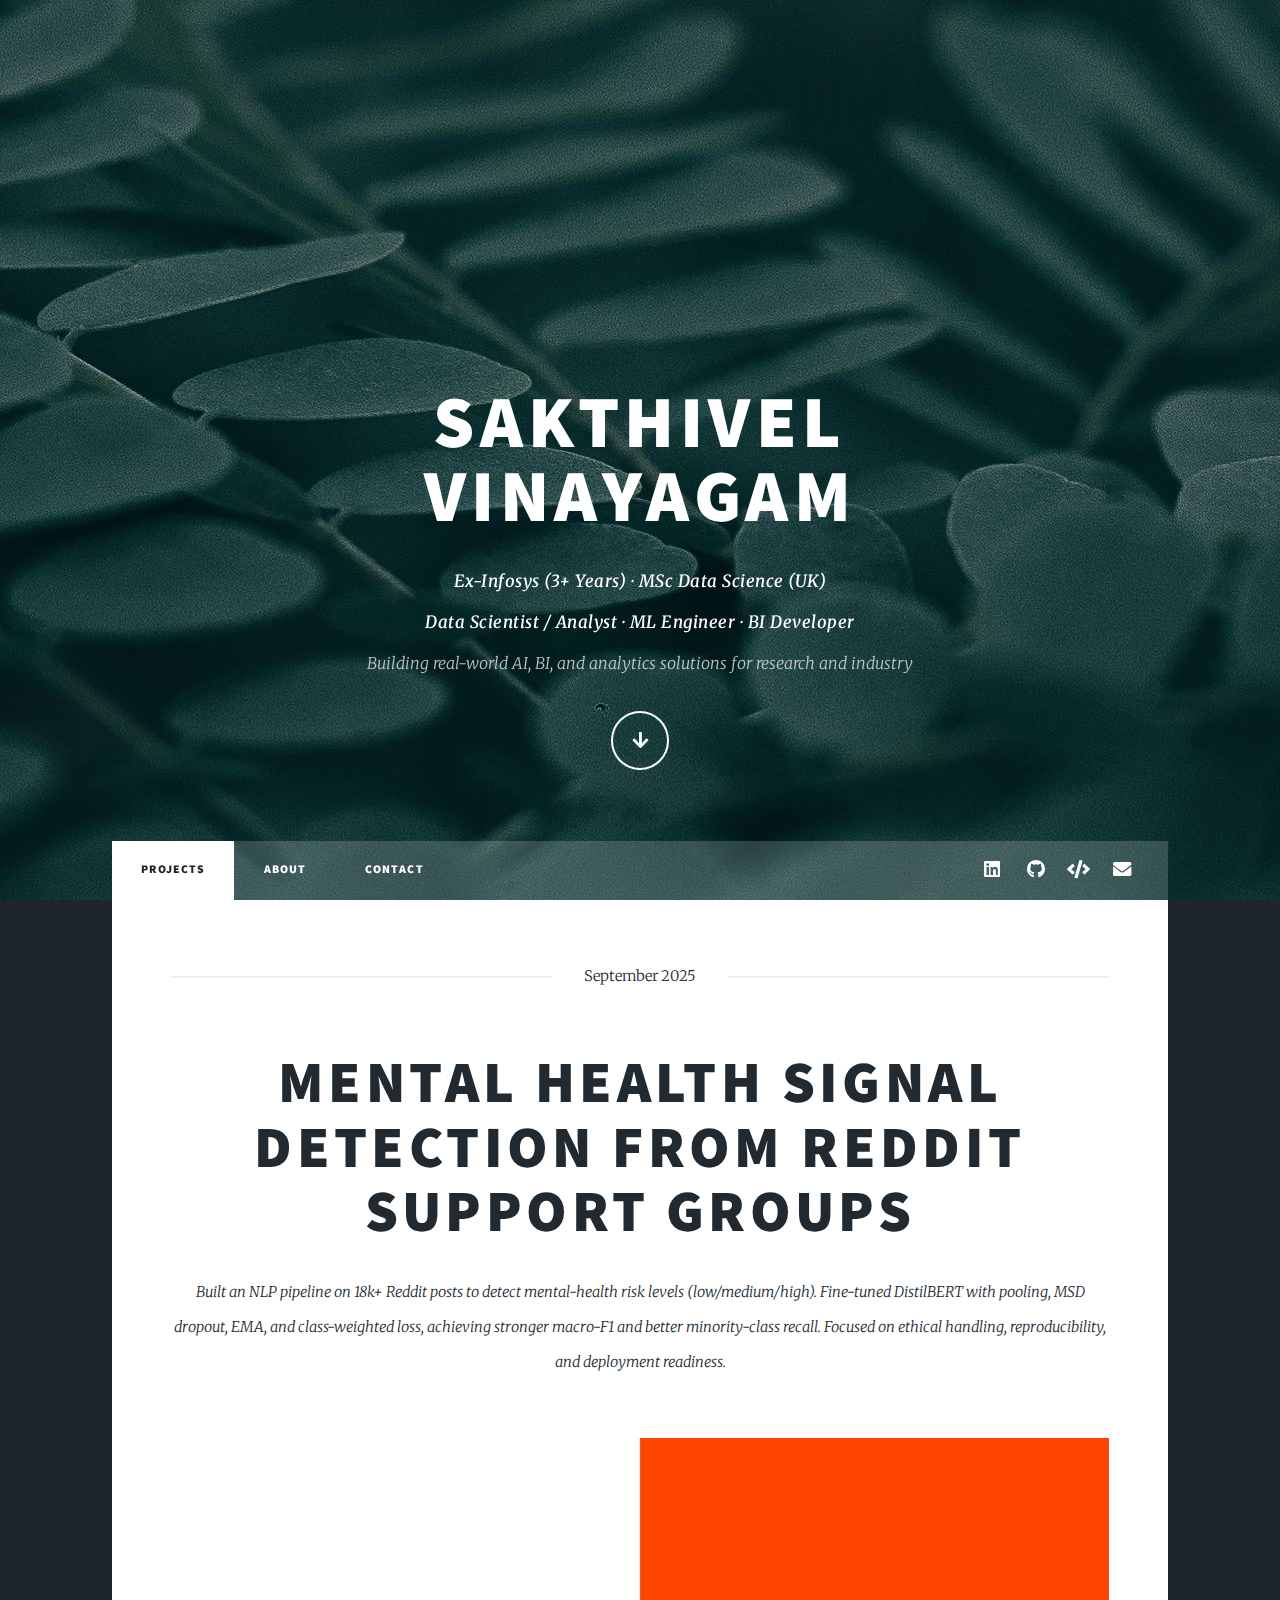
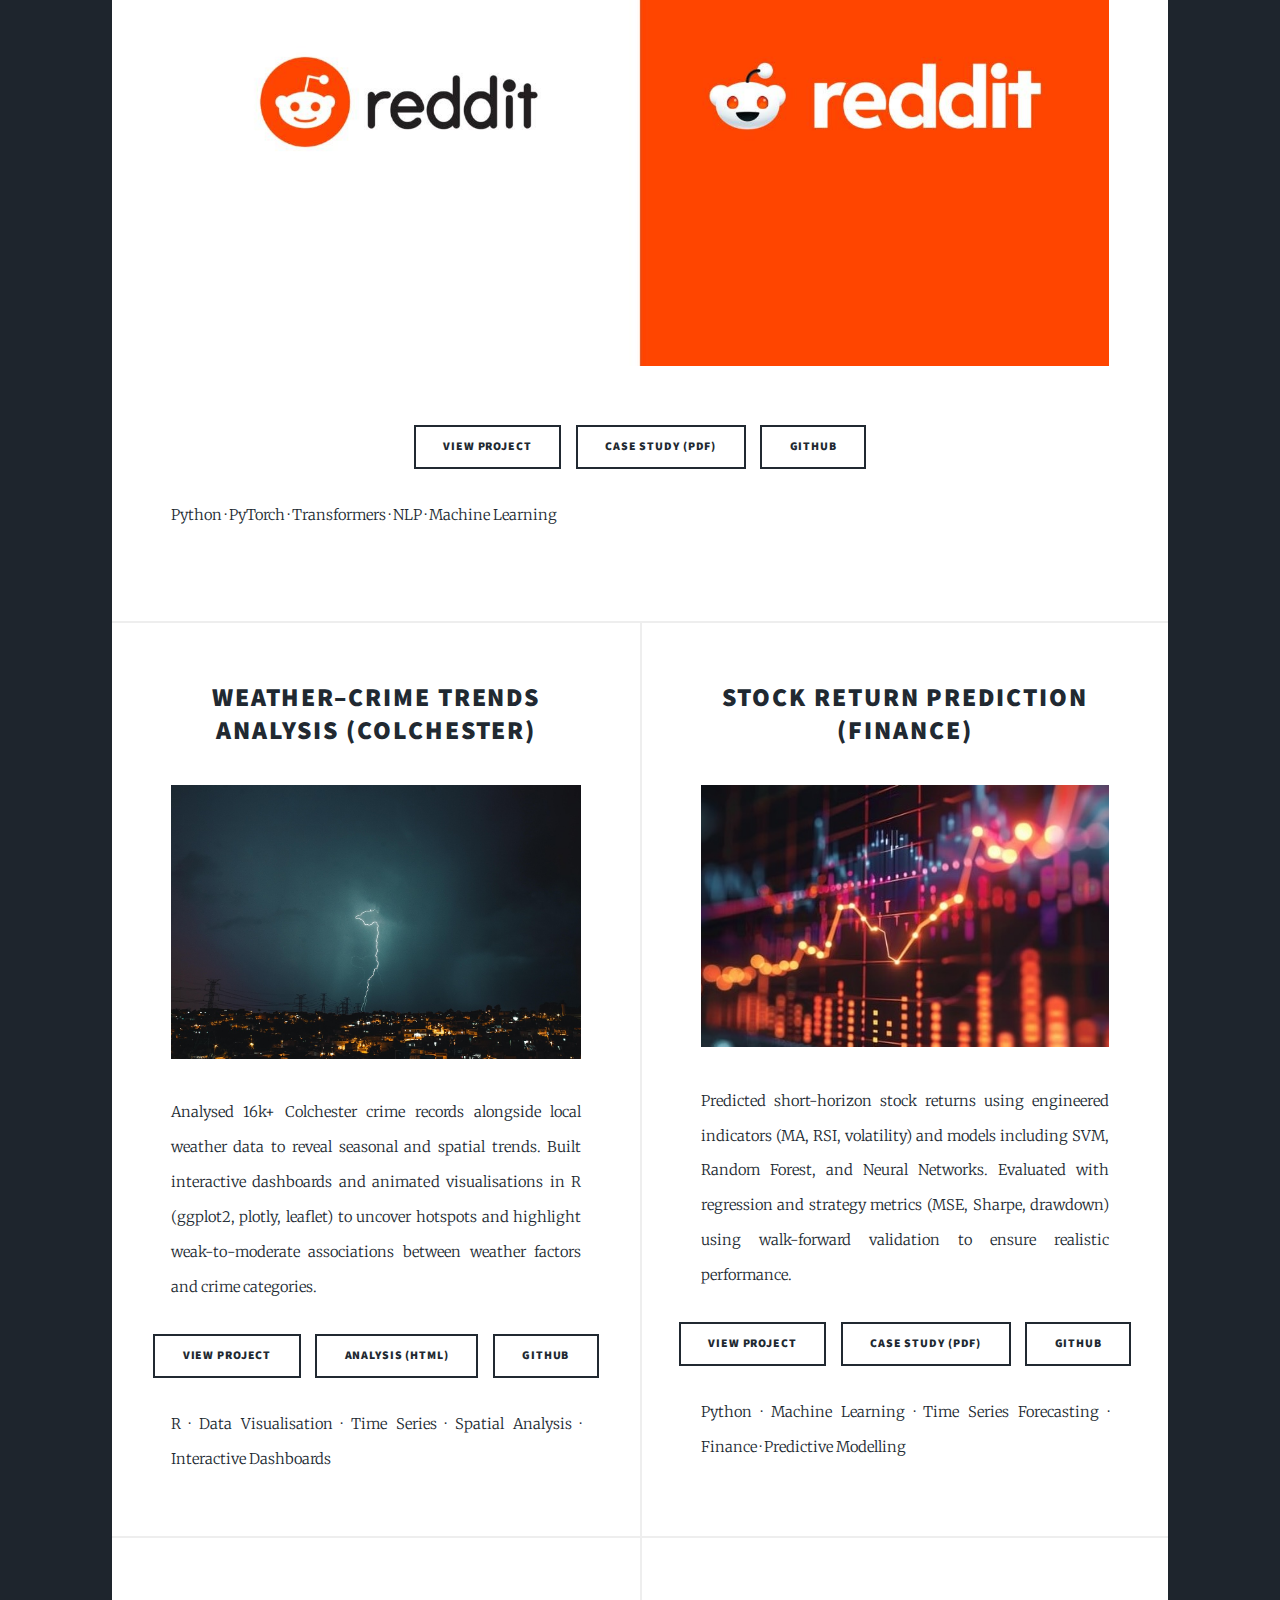
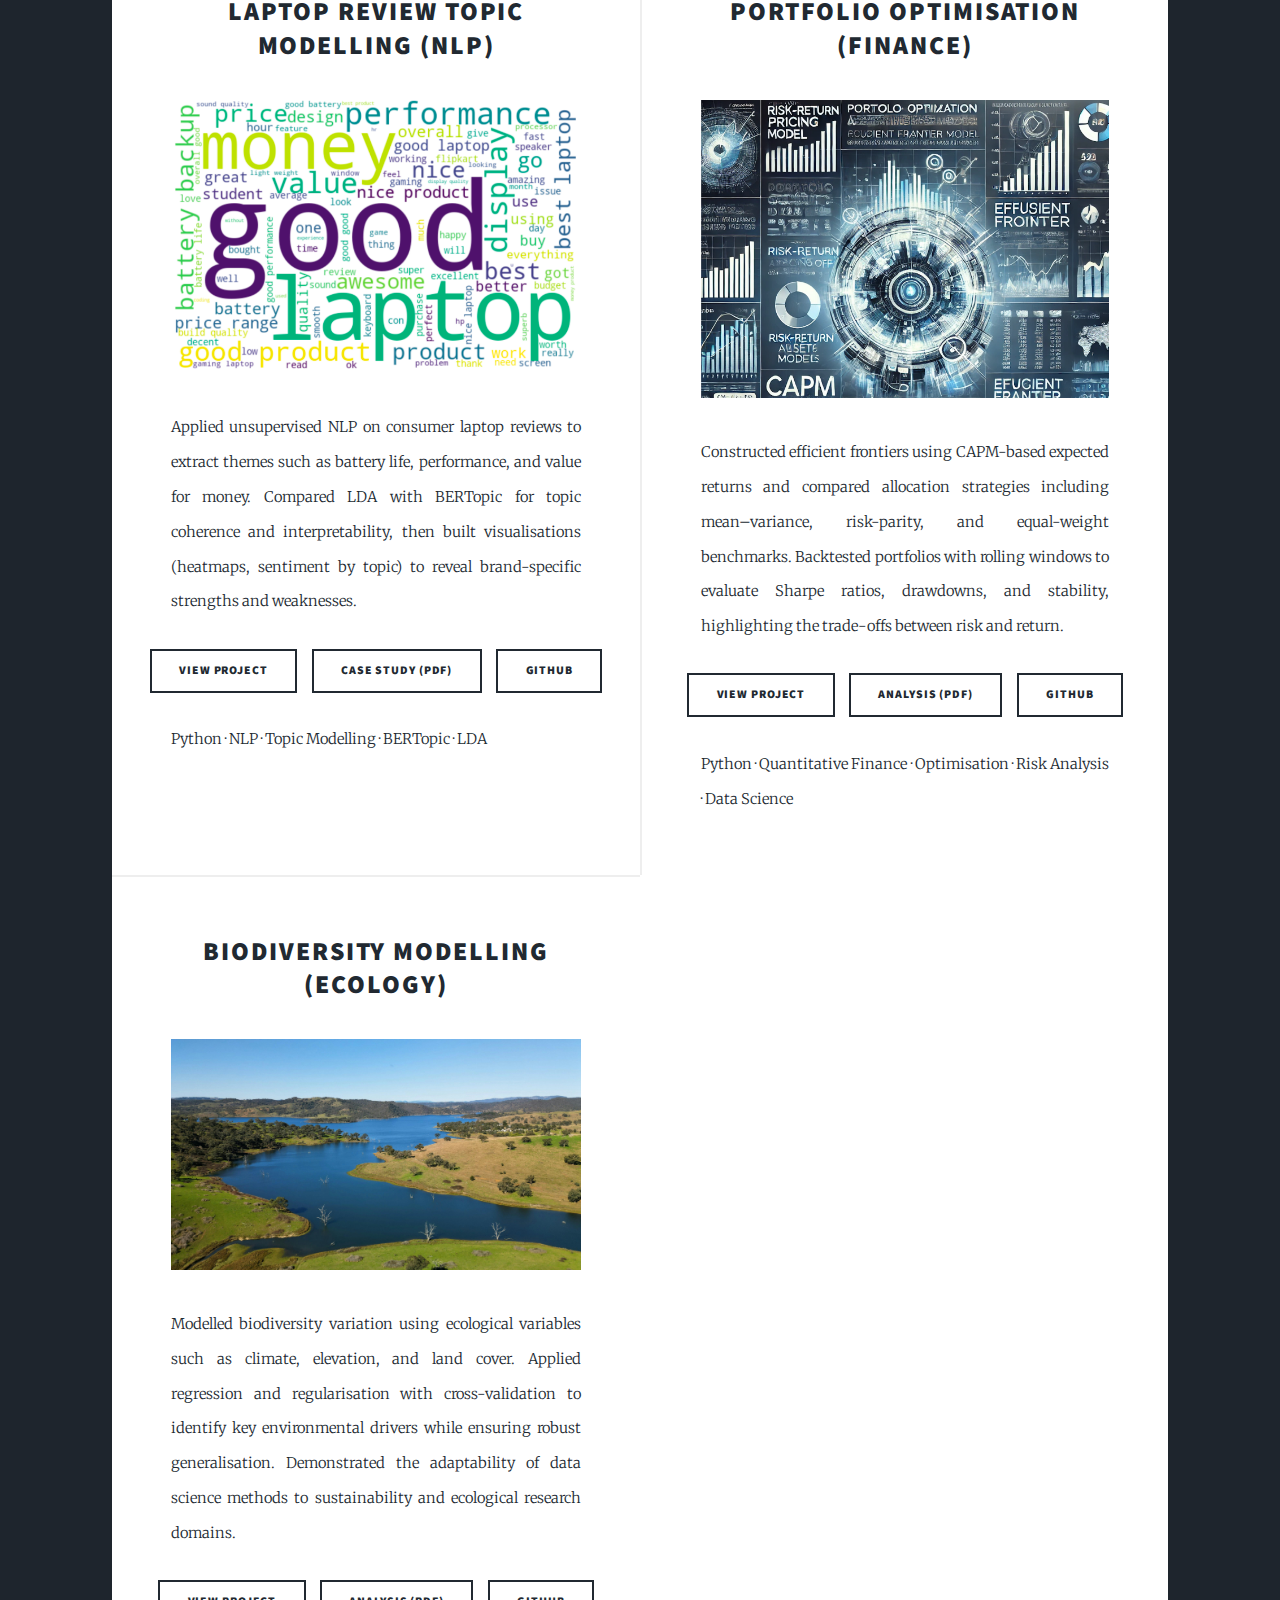
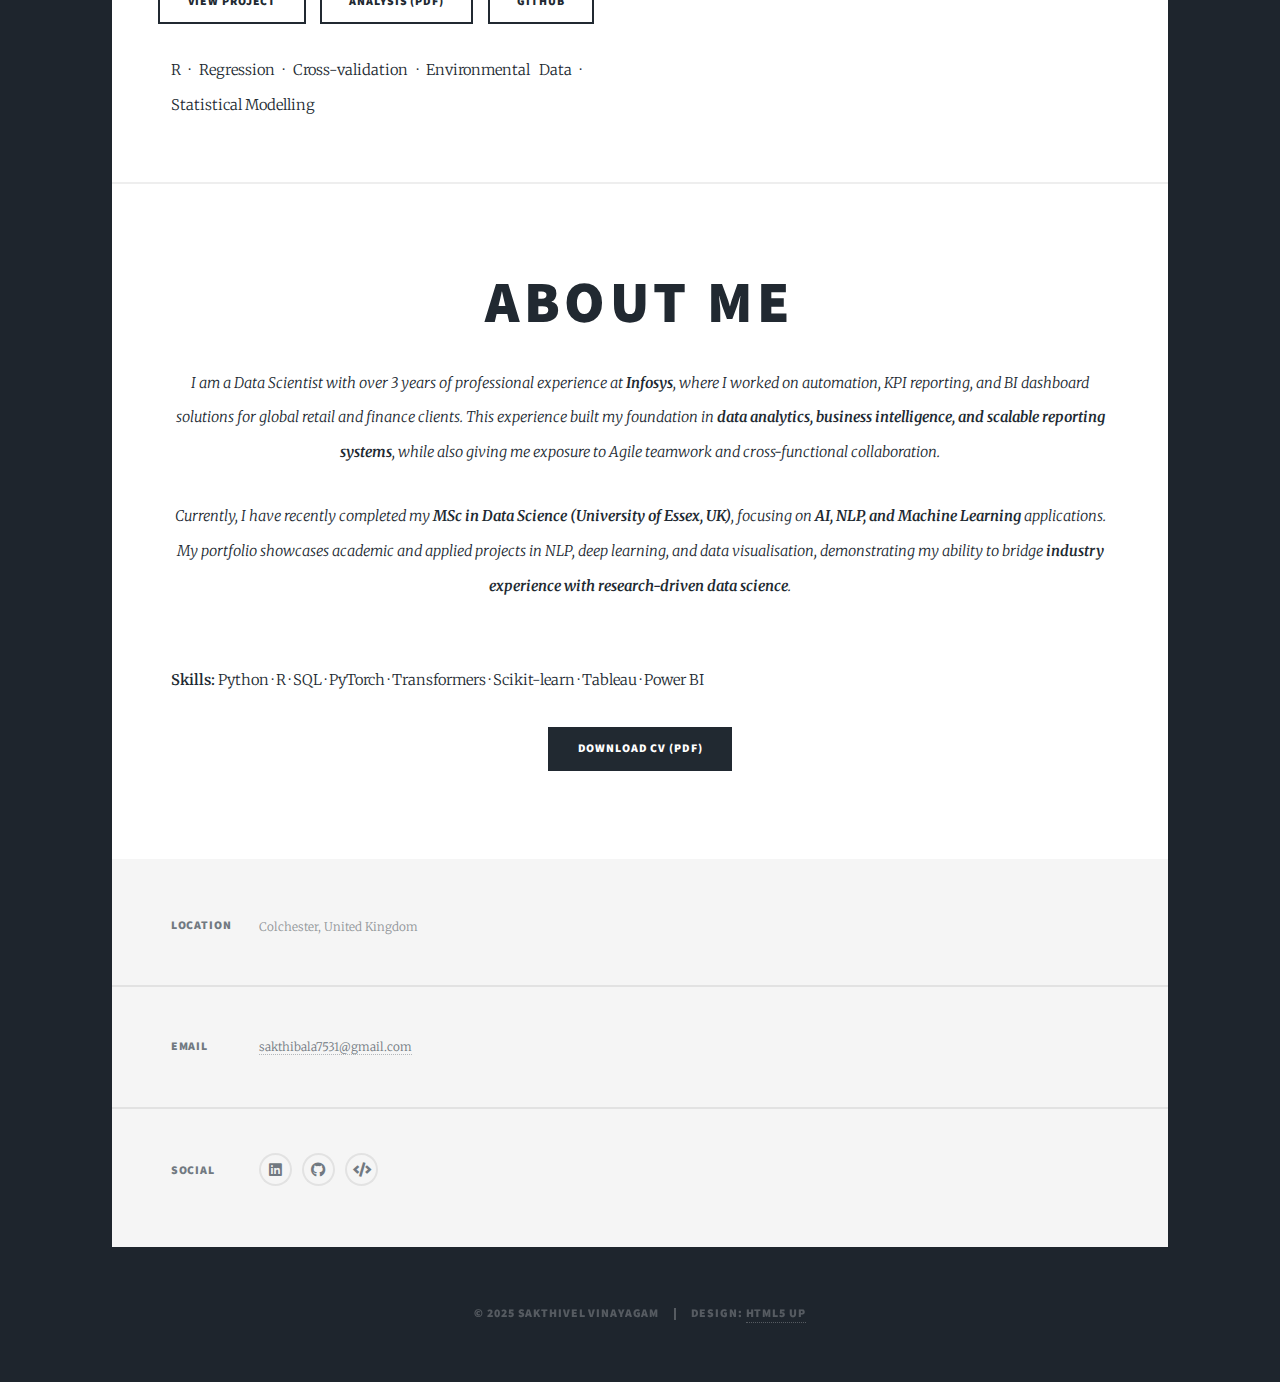
<file: index.html>
<!DOCTYPE HTML>
<!--
  Customized "Massively" template for Sakthivel Vinayagam — Data Science Portfolio
  Base theme by HTML5 UP (CC 3.0)
-->
<html>
  <head>
    <title>Sakthivel Vinayagam — Data Science Portfolio</title>
    <meta charset="utf-8" />
    <meta name="viewport" content="width=device-width, initial-scale=1, user-scalable=no" />
    <link rel="stylesheet" href="assets/css/main.css" />
    <noscript><link rel="stylesheet" href="assets/css/noscript.css" /></noscript>
  </head>
  <body class="is-preload">

    <!-- Wrapper -->
    <div id="wrapper" class="fade-in">

      <!-- Intro -->
      <div id="intro">
        <h1>Sakthivel<br />
        Vinayagam</h1>
        <p class="subheading">
          Ex-Infosys (3+ Years) · MSc Data Science (UK)
        </p>
        <p class="subheading">
          Data Scientist / Analyst · ML Engineer · BI Developer
        </p>
        <p class="tagline">
          Building real-world AI, BI, and analytics solutions for research and industry
        </p>
        <ul class="actions">
          <li><a href="#main" class="button icon solid solo fa-arrow-down scrolly">Explore</a></li>
        </ul>
      </div>

      
      <!-- Header -->
      <header id="header">
        <a href="#intro" class="logo scrolly">Sakthivel Vinayagam · Portfolio</a>
      </header>

      <!-- Nav -->
      <nav id="nav">
        <ul class="links">
          <li class="active"><a href="#projects" class="scrolly">Projects</a></li>
          <li><a href="#about" class="scrolly">About</a></li>
          <li><a href="#contact" class="scrolly">Contact</a></li>
        </ul>
        <ul class="icons">
          <li><a href="https://www.linkedin.com/in/sakthivel-vinayagam" class="icon brands fa-linkedin" target="_blank" rel="noopener"><span class="label">LinkedIn</span></a></li>
          <li><a href="https://github.com/SakthivelVinayagam" class="icon brands fa-github" target="_blank" rel="noopener"><span class="label">GitHub</span></a></li>
          <li><a href="https://leetcode.com/u/Sakthi7531/" class="icon solid fa-code" target="_blank" rel="noopener"><span class="label">LeetCode</span></a></li>
          <li><a href="mailto:sakthibala7531@gmail.com" class="icon solid fa-envelope"><span class="label">Email</span></a></li>
        </ul>
      </nav>

      <!-- Main -->
      <div id="main">

        <!-- Featured Project -->
        <article class="post featured">
          <header class="major">
            <span class="date">September 2025</span>
            <h2><a href="dissertation.html">Mental Health Signal Detection from Reddit Support Groups</a></h2>
            <p>
              Built an NLP pipeline on 18k+ Reddit posts to detect mental-health risk levels (low/medium/high).
              Fine-tuned DistilBERT with pooling, MSD dropout, EMA, and class-weighted loss, achieving stronger
              macro-F1 and better minority-class recall. Focused on ethical handling, reproducibility, and deployment readiness.
            </p>
            </header>

          <a href="dissertation.html" class="image main"><img src="images/Dissertation_Reddit.jpg" alt="NLP project cover" /></a>

          <ul class="actions special">
            <li><a href="dissertation.html" class="button">View Project</a></li>
            <li><a href="docs/dissertation_case_study.pdf" class="button" target="_blank">Case Study (PDF)</a></li>
            <li><a href="https://github.com/SakthivelVinayagam/mental-health-signal-detection-nlp" class="button" target="_blank">GitHub</a></li>
          </ul>

          <p class="tags">Python · PyTorch · Transformers · NLP · Machine Learning</p>

        </article>

        <!-- Projects Grid -->
        <section id="projects" class="posts">

          <article>
            <header>
              <h2><a href="weather-crime.html">Weather–Crime Trends Analysis (Colchester)</a></h2>
            </header>
            <a href="weather-crime.html" class="image fit"><img src="images/Weather_crime.jpg" alt="Weather–Crime" /></a>
            <p>
              Analysed 16k+ Colchester crime records alongside local weather data to reveal seasonal and spatial trends.
              Built interactive dashboards and animated visualisations in R (ggplot2, plotly, leaflet) to uncover hotspots
              and highlight weak-to-moderate associations between weather factors and crime categories.
            </p>
            <ul class="actions special">
              <!-- Link to full project page -->
              <li><a href="weather-crime.html" class="button">View Project</a></li>
              <!-- Direct links -->
              <li><a href="docs/weather_crime_report.html" class="button" target="_blank" rel="noopener">Analysis (HTML)</a></li>
              <li><a href="https://github.com/SakthivelVinayagam/weather-crime-trends-colchester" class="button" target="_blank" rel="noopener">GitHub</a></li>
            </ul>
          
            <p class="tags">R · Data Visualisation · Time Series · Spatial Analysis · Interactive Dashboards</p>

          </article>

          <article>
            <header>
              <h2><a href="stock-prediction.html">Stock Return Prediction (Finance)</a></h2>
            </header>
            <a href="stock-prediction.html" class="image fit"><img src="images/Stock_prediction.jpg" alt="Stock Prediction" /></a>
            <p>
              Predicted short-horizon stock returns using engineered indicators (MA, RSI, volatility) and models including
              SVM, Random Forest, and Neural Networks. Evaluated with regression and strategy metrics (MSE, Sharpe, drawdown)
              using walk-forward validation to ensure realistic performance.
            </p>
            <ul class="actions special">
              <li><a href="stock-prediction.html" class="button">View Project</a></li>
              <li><a href="docs/stock_prediction_report.pdf" class="button" target="_blank" rel="noopener">Case Study (PDF)</a></li>
              <li><a href="https://github.com/SakthivelVinayagam/stock-return-prediction-ml" class="button" target="_blank" rel="noopener">GitHub</a></li>
            </ul>
          
            <p class="tags">Python · Machine Learning · Time Series Forecasting · Finance · Predictive Modelling</p>

          </article>

          <article>
            <header>
              <h2><a href="laptop-topics.html">Laptop Review Topic Modelling (NLP)</a></h2>
            </header>
            <a href="laptop-topics.html" class="image fit"><img src="images/Laptop_topics.png" alt="Laptop Topic Modelling" /></a>
            <p>
              Applied unsupervised NLP on consumer laptop reviews to extract themes such as battery life, performance, and value for money. 
              Compared LDA with BERTopic for topic coherence and interpretability, then built visualisations (heatmaps, sentiment by topic) to reveal brand-specific strengths and weaknesses.
            </p>
            <ul class="actions special">
              <li><a href="laptop-topics.html" class="button">View Project</a></li>
              <li><a href="docs/laptop_topics_report.pdf" class="button" target="_blank" rel="noopener">Case Study (PDF)</a></li>
              <li><a href="https://github.com/SakthivelVinayagam/laptop-reviews-topic-modelling" class="button" target="_blank" rel="noopener">GitHub</a></li>
            </ul>
          
            <p class="tags">Python · NLP · Topic Modelling · BERTopic · LDA</p>

          </article>

          <article>
            <header>
              <h2><a href="portfolio-optimisation.html">Portfolio Optimisation (Finance)</a></h2>
            </header>
            <a href="portfolio-optimisation.html" class="image fit">
              <img src="images/Portfolio_optimisation.png" alt="Portfolio Optimisation" />
            </a>
            <p>
              Constructed efficient frontiers using CAPM-based expected returns and compared allocation strategies including
              mean–variance, risk-parity, and equal-weight benchmarks. Backtested portfolios with rolling windows to evaluate
              Sharpe ratios, drawdowns, and stability, highlighting the trade-offs between risk and return.
            </p>
            <ul class="actions special">
              <li><a href="portfolio-optimisation.html" class="button">View Project</a></li>
              <li><a href="docs/portfolio_optimisation_report.pdf" class="button" target="_blank" rel="noopener">Analysis (PDF)</a></li>
              <li><a href="https://github.com/SakthivelVinayagam/portfolio-optimisation-capm" class="button" target="_blank" rel="noopener">GitHub</a></li>
            </ul>

            <p class="tags">Python · Quantitative Finance · Optimisation · Risk Analysis · Data Science</p>

          </article>

          <article>
            <header>
              <h2><a href="biodiversity.html">Biodiversity Modelling (Ecology)</a></h2>
            </header>
            <a href="biodiversity.html" class="image fit"><img src="images/Biodiversity.jpg" alt="Biodiversity Modelling" /></a>
            <p>
              Modelled biodiversity variation using ecological variables such as climate, elevation, and land cover. 
              Applied regression and regularisation with cross-validation to identify key environmental drivers while 
              ensuring robust generalisation. Demonstrated the adaptability of data science methods to sustainability 
              and ecological research domains.
            </p>
            <ul class="actions special">
              <li><a href="biodiversity.html" class="button">View Project</a></li>
              <li><a href="docs/biodiversity_report.pdf" class="button" target="_blank" rel="noopener">Analysis (PDF)</a></li>
              <li><a href="https://github.com/SakthivelVinayagam/biodiversity-modelling-scotland" class="button" target="_blank" rel="noopener">GitHub</a></li>
            </ul>
          
            <p class="tags">R · Regression · Cross-validation · Environmental Data · Statistical Modelling</p>

          </article>
          
        </section>

        <!-- About -->
        <article id="about" class="post">
          <header class="major">
            <h2>About Me</h2>
            <p>I am a Data Scientist with over 3 years of professional experience at <strong>Infosys</strong>, where I worked on automation, KPI reporting, and BI dashboard solutions for global retail and finance clients. This experience built my foundation in <strong>data analytics, business intelligence, and scalable reporting systems</strong>, while also giving me exposure to Agile teamwork and cross-functional collaboration.</p>
            <p>Currently, I have recently completed my <strong>MSc in Data Science (University of Essex, UK)</strong>, focusing on <strong>AI, NLP, and Machine Learning</strong> applications. My portfolio showcases academic and applied projects in NLP, deep learning, and data visualisation, demonstrating my ability to bridge <strong>industry experience with research-driven data science</strong>.</p>
          </header>
          <p>
            <strong>Skills:</strong>
            Python · R · SQL · PyTorch · Transformers · Scikit-learn · Tableau · Power BI
          </p>
          
          <ul class="actions special">
            <li><a href="docs/Sakthivel_Vinayagam_CV.pdf" class="button primary" target="_blank" rel="noopener">Download CV (PDF)</a></li>
          </ul>
        </article>

        <!-- Footer (optional pagination removed) -->
      </div>

      <!-- Footer -->
      <footer id="footer">
        <section id="contact" class="split contact">
          <section class="alt">
            <h3>Location</h3>
            <p>Colchester, United Kingdom</p>
          </section>
          <section>
            <h3>Email</h3>
            <p><a href="mailto:sakthibala7531@gmail.com">sakthibala7531@gmail.com</a></p>
          </section>
          <section>
            <h3>Social</h3>
            <ul class="icons alt">
              <li><a href="https://www.linkedin.com/in/sakthivel-vinayagam" class="icon brands alt fa-linkedin" target="_blank" rel="noopener"><span class="label">LinkedIn</span></a></li>
              <li><a href="https://github.com/SakthivelVinayagam" class="icon brands alt fa-github" target="_blank" rel="noopener"><span class="label">GitHub</span></a></li>
              <li><a href="https://leetcode.com/u/Sakthi7531/" class="icon solid alt fa-code" target="_blank" rel="noopener"></a></li>
            </ul>
          </section>
        </section>
      </footer>

      <!-- Copyright -->
      <div id="copyright">
        <ul><li>&copy; 2025 Sakthivel Vinayagam</li><li>Design: <a href="https://html5up.net" target="_blank" rel="noopener">HTML5 UP</a></li></ul>
      </div>

    </div>

    <!-- Scripts -->
    <script src="assets/js/jquery.min.js"></script>
    <script src="assets/js/jquery.scrollex.min.js"></script>
    <script src="assets/js/jquery.scrolly.min.js"></script>
    <script src="assets/js/browser.min.js"></script>
    <script src="assets/js/breakpoints.min.js"></script>
    <script src="assets/js/util.js"></script>
    <script src="assets/js/main.js"></script>
  </body>
</html>
</file>
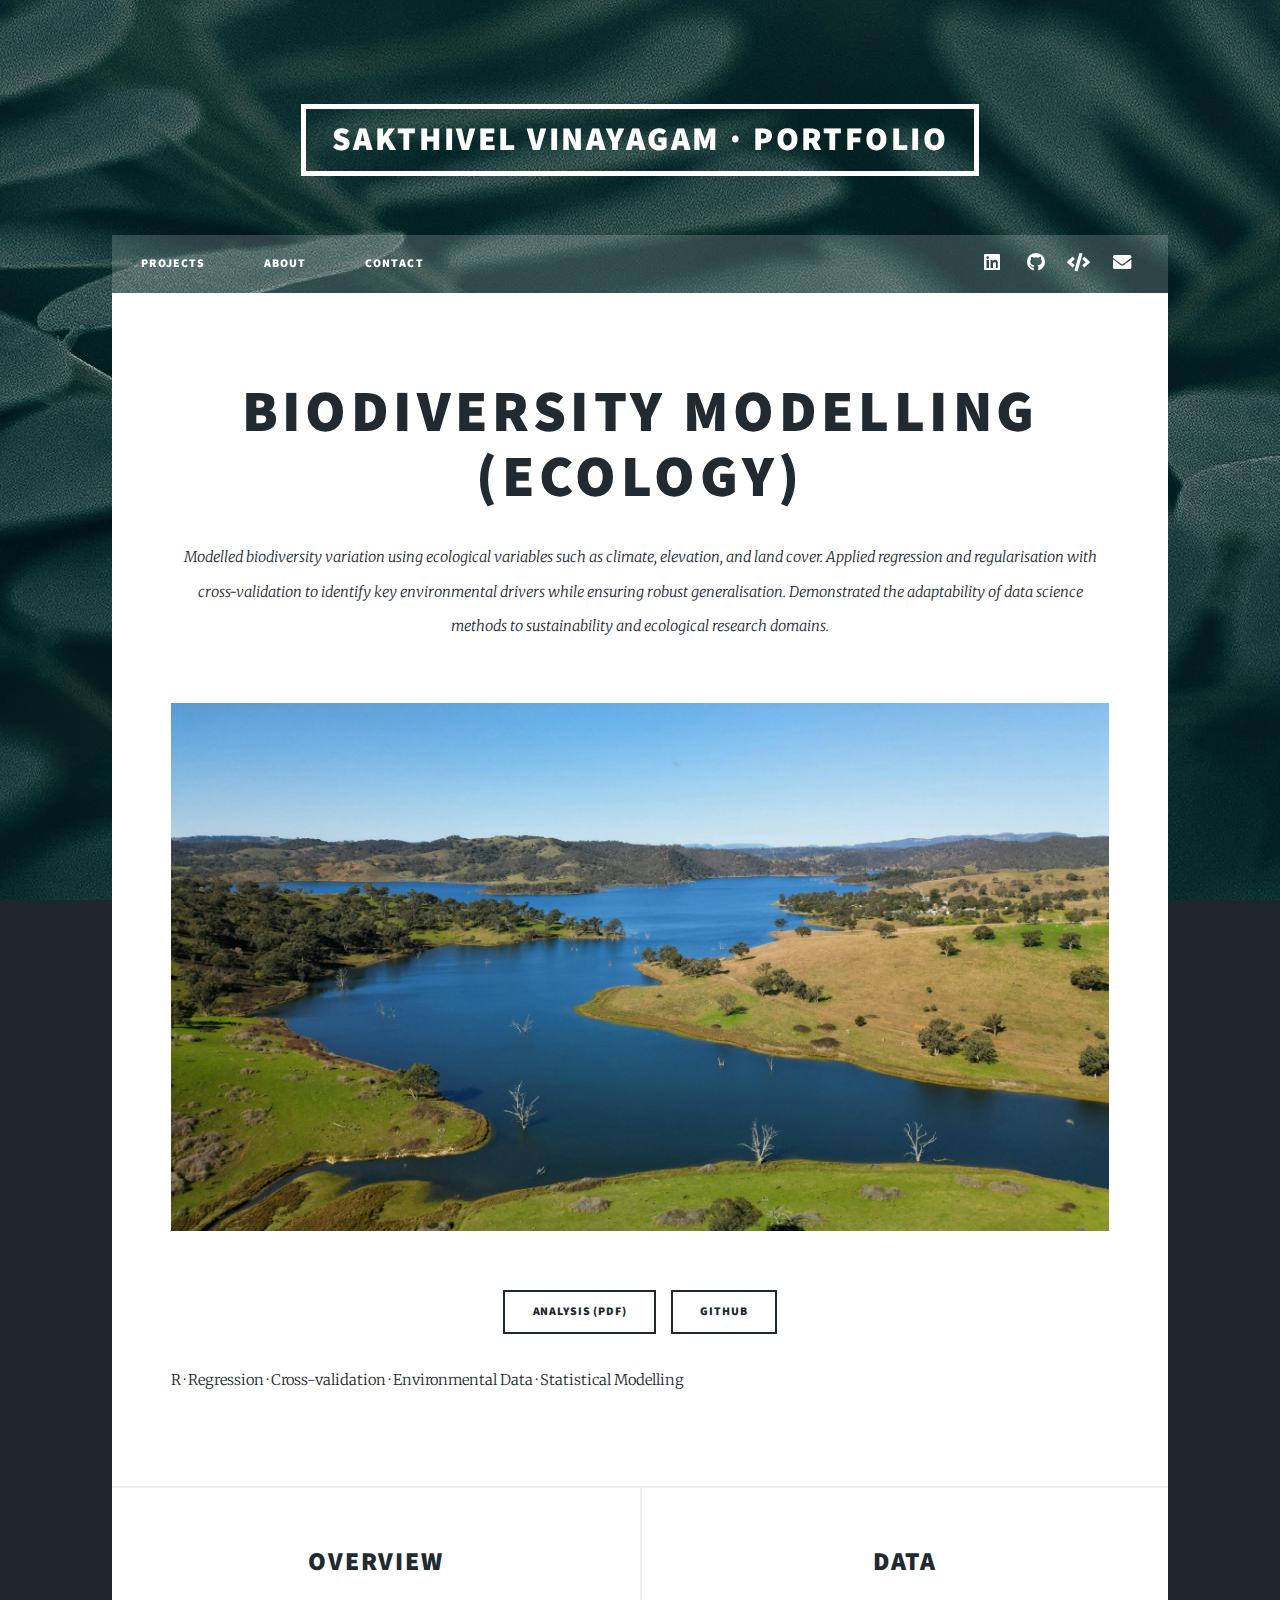
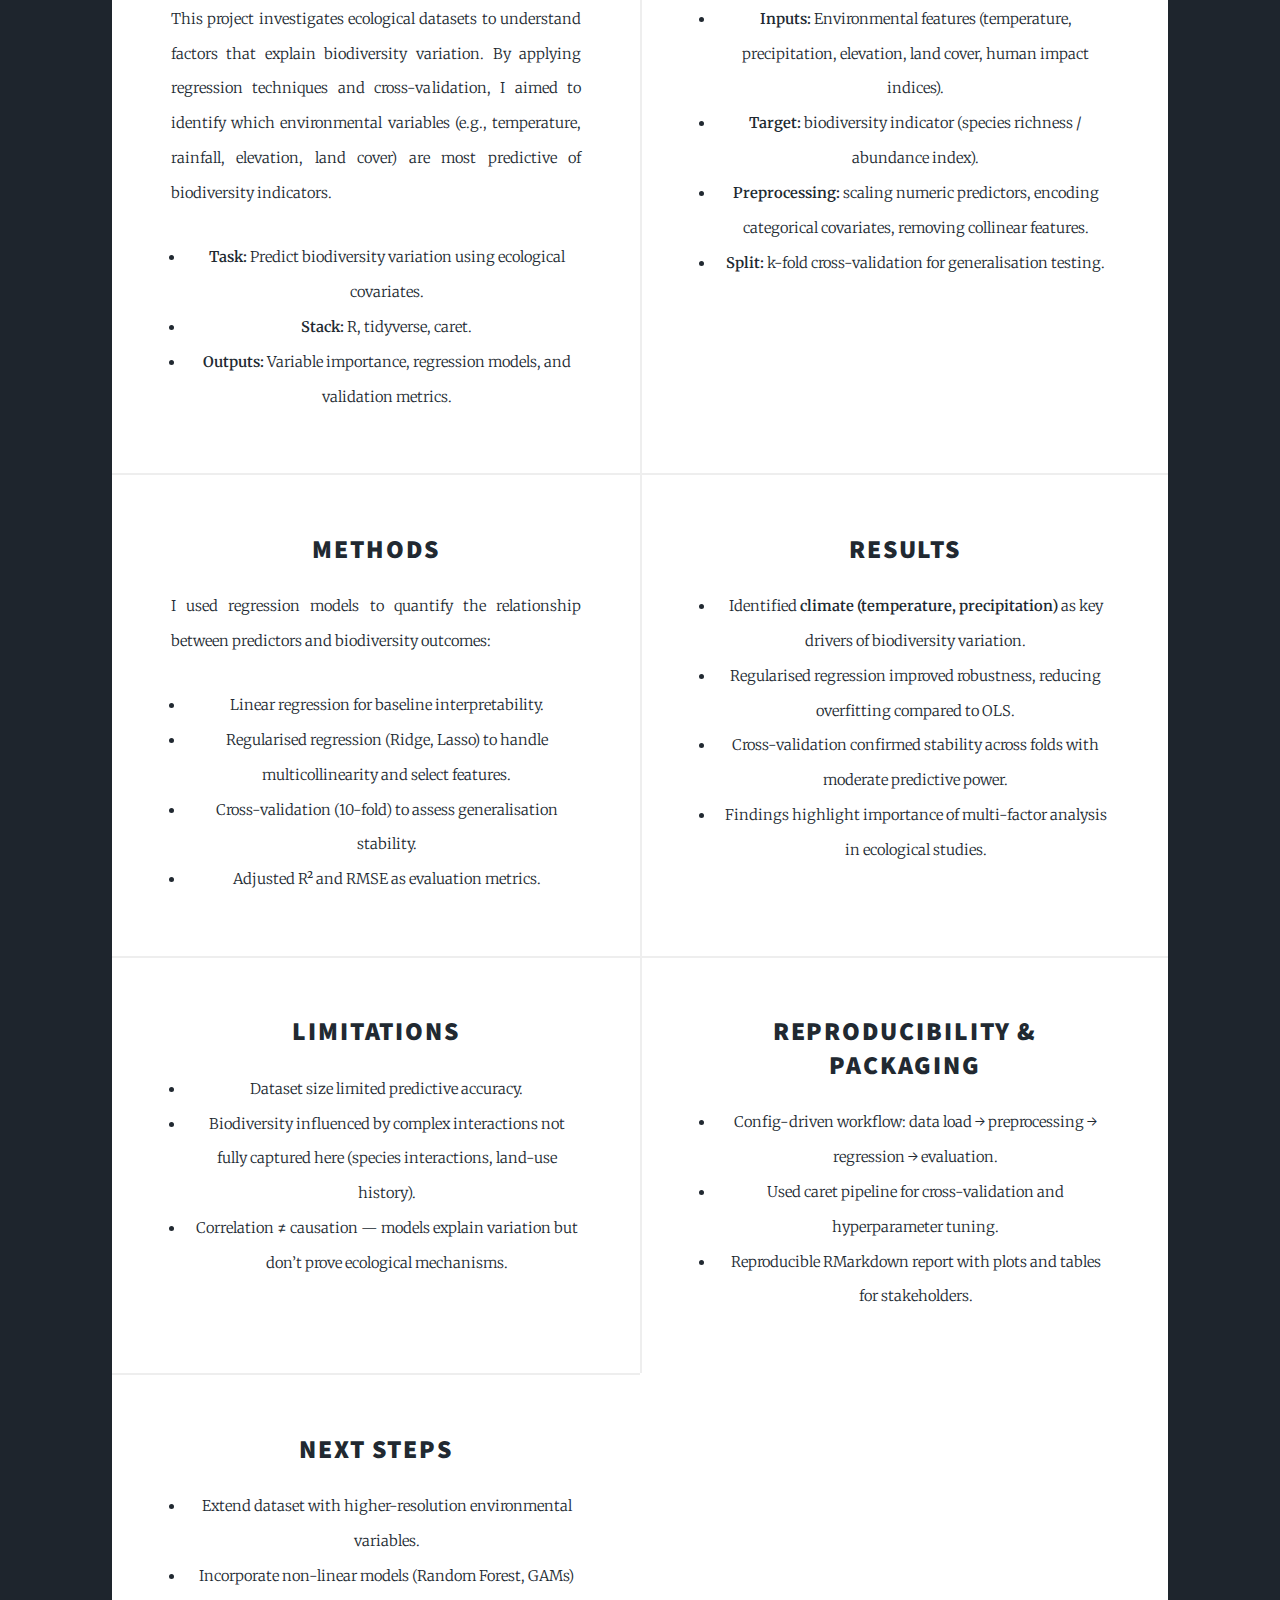
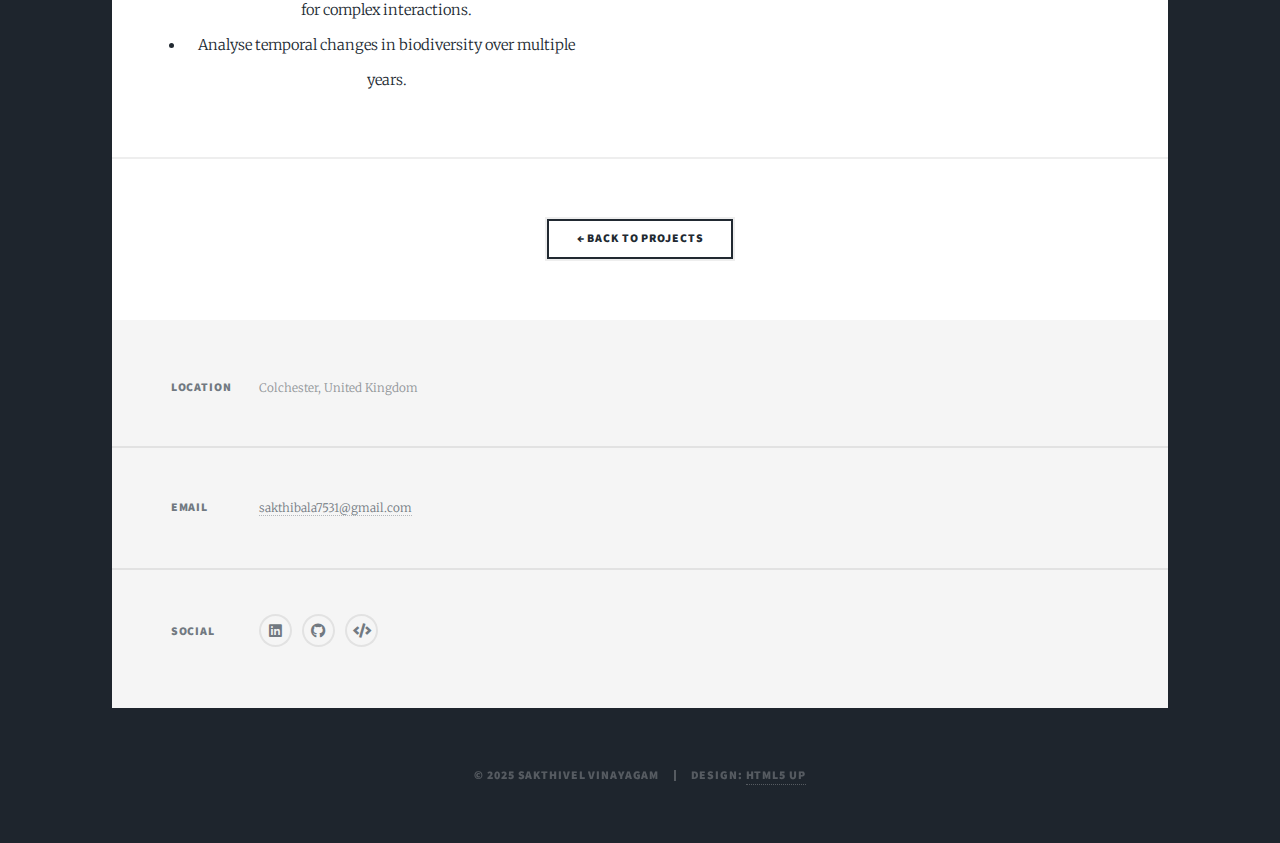
<file: biodiversity.html>
<!DOCTYPE HTML>
<html>
  <head>
    <title>Biodiversity Modelling (Ecology) | SV Portfolio</title>
    <meta charset="utf-8" />
    <meta name="viewport" content="width=device-width, initial-scale=1, user-scalable=no" />
    <link rel="stylesheet" href="assets/css/main.css" />
    <noscript><link rel="stylesheet" href="assets/css/noscript.css" /></noscript>
  </head>
  <body class="is-preload">
    <div id="wrapper" class="fade-in">

      <!-- Header -->
      <header id="header">
        <a href="index.html#projects" class="logo">Sakthivel Vinayagam · Portfolio</a>
      </header>

      <!-- Nav -->
      <nav id="nav">
        <ul class="links">
          <li><a href="index.html#projects">Projects</a></li>
          <li><a href="index.html#about">About</a></li>
          <li><a href="index.html#contact">Contact</a></li>
        </ul>
        <ul class="icons">
          <li><a href="https://www.linkedin.com/in/sakthivel-vinayagam" class="icon brands fa-linkedin" target="_blank" rel="noopener"><span class="label">LinkedIn</span></a></li>
          <li><a href="https://github.com/SakthivelVinayagam" class="icon brands fa-github" target="_blank" rel="noopener"><span class="label">GitHub</span></a></li>
          <li><a href="https://leetcode.com/u/Sakthi7531/" class="icon solid fa-code" target="_blank" rel="noopener"><span class="label">LeetCode</span></a></li>
          <li><a href="mailto:sakthibala7531@gmail.com" class="icon solid fa-envelope"><span class="label">Email</span></a></li>
        </ul>
      </nav>

      <!-- Main -->
      <div id="main">

        <!-- Hero -->
        <article class="post featured">
          <header class="major">
            <h2>Biodiversity Modelling (Ecology)</h2>
            <p>
              Modelled biodiversity variation using ecological variables such as climate, elevation, and land cover. 
              Applied regression and regularisation with cross-validation to identify key environmental drivers while 
              ensuring robust generalisation. Demonstrated the adaptability of data science methods to sustainability 
              and ecological research domains.
            </p>
          </header>

          <!-- Banner image (replace) -->
          <a class="image main">
            <img src="images/Biodiversity.jpg" alt="Biodiversity modelling banner" />
          </a>

          <!-- CTAs -->
          <ul class="actions special">
            <li><a href="docs/biodiversity_report.pdf" class="button" target="_blank" rel="noopener">Analysis (PDF)</a></li>
            <li><a href="https://github.com/SakthivelVinayagam/biodiversity-modelling-scotland" class="button" target="_blank" rel="noopener">GitHub</a></li>
          </ul>

          <p class="tags">R · Regression · Cross-validation · Environmental Data · Statistical Modelling</p>
          
        </article>

        <!-- Content -->
        <section class="posts">

          <!-- Overview -->
          <article id="overview">
            <header><h2>Overview</h2></header>
            <p>
              This project investigates ecological datasets to understand factors that explain biodiversity variation.
              By applying regression techniques and cross-validation, I aimed to identify which environmental variables
              (e.g., temperature, rainfall, elevation, land cover) are most predictive of biodiversity indicators.
            </p>
            <ul>
              <li><strong>Task:</strong> Predict biodiversity variation using ecological covariates.</li>
              <li><strong>Stack:</strong> R, tidyverse, caret.</li>
              <li><strong>Outputs:</strong> Variable importance, regression models, and validation metrics.</li>
            </ul>
          </article>

          <!-- Data -->
          <article id="data">
            <header><h2>Data</h2></header>
            <ul>
              <li><strong>Inputs:</strong> Environmental features (temperature, precipitation, elevation, land cover, human impact indices).</li>
              <li><strong>Target:</strong> biodiversity indicator (species richness / abundance index).</li>
              <li><strong>Preprocessing:</strong> scaling numeric predictors, encoding categorical covariates, removing collinear features.</li>
              <li><strong>Split:</strong> k-fold cross-validation for generalisation testing.</li>
            </ul>
          </article>

          <!-- Methods -->
          <article id="method">
            <header><h2>Methods</h2></header>
            <p>
              I used regression models to quantify the relationship between predictors and biodiversity outcomes:
            </p>
            <ul>
              <li>Linear regression for baseline interpretability.</li>
              <li>Regularised regression (Ridge, Lasso) to handle multicollinearity and select features.</li>
              <li>Cross-validation (10-fold) to assess generalisation stability.</li>
              <li>Adjusted R² and RMSE as evaluation metrics.</li>
            </ul>
            
          </article>

          <!-- Results -->
          <article id="results">
            <header><h2>Results</h2></header>
            <ul>
              <li>Identified <strong>climate (temperature, precipitation)</strong> as key drivers of biodiversity variation.</li>
              <li>Regularised regression improved robustness, reducing overfitting compared to OLS.</li>
              <li>Cross-validation confirmed stability across folds with moderate predictive power.</li>
              <li>Findings highlight importance of multi-factor analysis in ecological studies.</li>
            </ul>
          </article>

          <!-- Limitations -->
          <article id="limits">
            <header><h2>Limitations</h2></header>
            <ul>
              <li>Dataset size limited predictive accuracy.</li>
              <li>Biodiversity influenced by complex interactions not fully captured here (species interactions, land-use history).</li>
              <li>Correlation ≠ causation — models explain variation but don’t prove ecological mechanisms.</li>
            </ul>
          </article>

          <!-- Reproducibility -->
          <article id="repro">
            <header><h2>Reproducibility & Packaging</h2></header>
            <ul>
              <li>Config-driven workflow: data load → preprocessing → regression → evaluation.</li>
              <li>Used caret pipeline for cross-validation and hyperparameter tuning.</li>
              <li>Reproducible RMarkdown report with plots and tables for stakeholders.</li>
            </ul>

          </article>

          <!-- Next Steps -->
          <article id="next">
            <header><h2>Next Steps</h2></header>
            <ul>
              <li>Extend dataset with higher-resolution environmental variables.</li>
              <li>Incorporate non-linear models (Random Forest, GAMs) for complex interactions.</li>
              <li>Analyse temporal changes in biodiversity over multiple years.</li>
            </ul>
          </article>

        </section>

        <!-- Back -->
        <footer>
          <div class="pagination">
            <a href="index.html#projects" class="button">← Back to Projects</a>
          </div>
        </footer>

      </div><!-- /#main -->

      <!-- Footer -->
      <footer id="footer">
        <section class="split contact">
          <section class="alt"><h3>Location</h3><p>Colchester, United Kingdom</p></section>
          <section><h3>Email</h3><p><a href="mailto:sakthibala7531@gmail.com">sakthibala7531@gmail.com</a></p></section>
          <section>
            <h3>Social</h3>
            <ul class="icons alt">
              <li><a href="https://www.linkedin.com/in/sakthivel-vinayagam" class="icon brands alt fa-linkedin" target="_blank" rel="noopener"></a></li>
              <li><a href="https://github.com/SakthivelVinayagam" class="icon brands alt fa-github" target="_blank" rel="noopener"></a></li>
              <li><a href="https://leetcode.com/u/Sakthi7531/" class="icon solid alt fa-code" target="_blank" rel="noopener"></a></li>
            </ul>
          </section>
        </section>
      </footer>

      <div id="copyright">
        <ul><li>&copy; 2025 Sakthivel Vinayagam</li><li>Design: <a href="https://html5up.net" target="_blank" rel="noopener">HTML5 UP</a></li></ul>
      </div>
    </div>

    <!-- Scripts -->
    <script src="assets/js/jquery.min.js"></script>
    <script src="assets/js/jquery.scrollex.min.js"></script>
    <script src="assets/js/jquery.scrolly.min.js"></script>
    <script src="assets/js/browser.min.js"></script>
    <script src="assets/js/breakpoints.min.js"></script>
    <script src="assets/js/util.js"></script>
    <script src="assets/js/main.js"></script>
  </body>
</html>
</file>
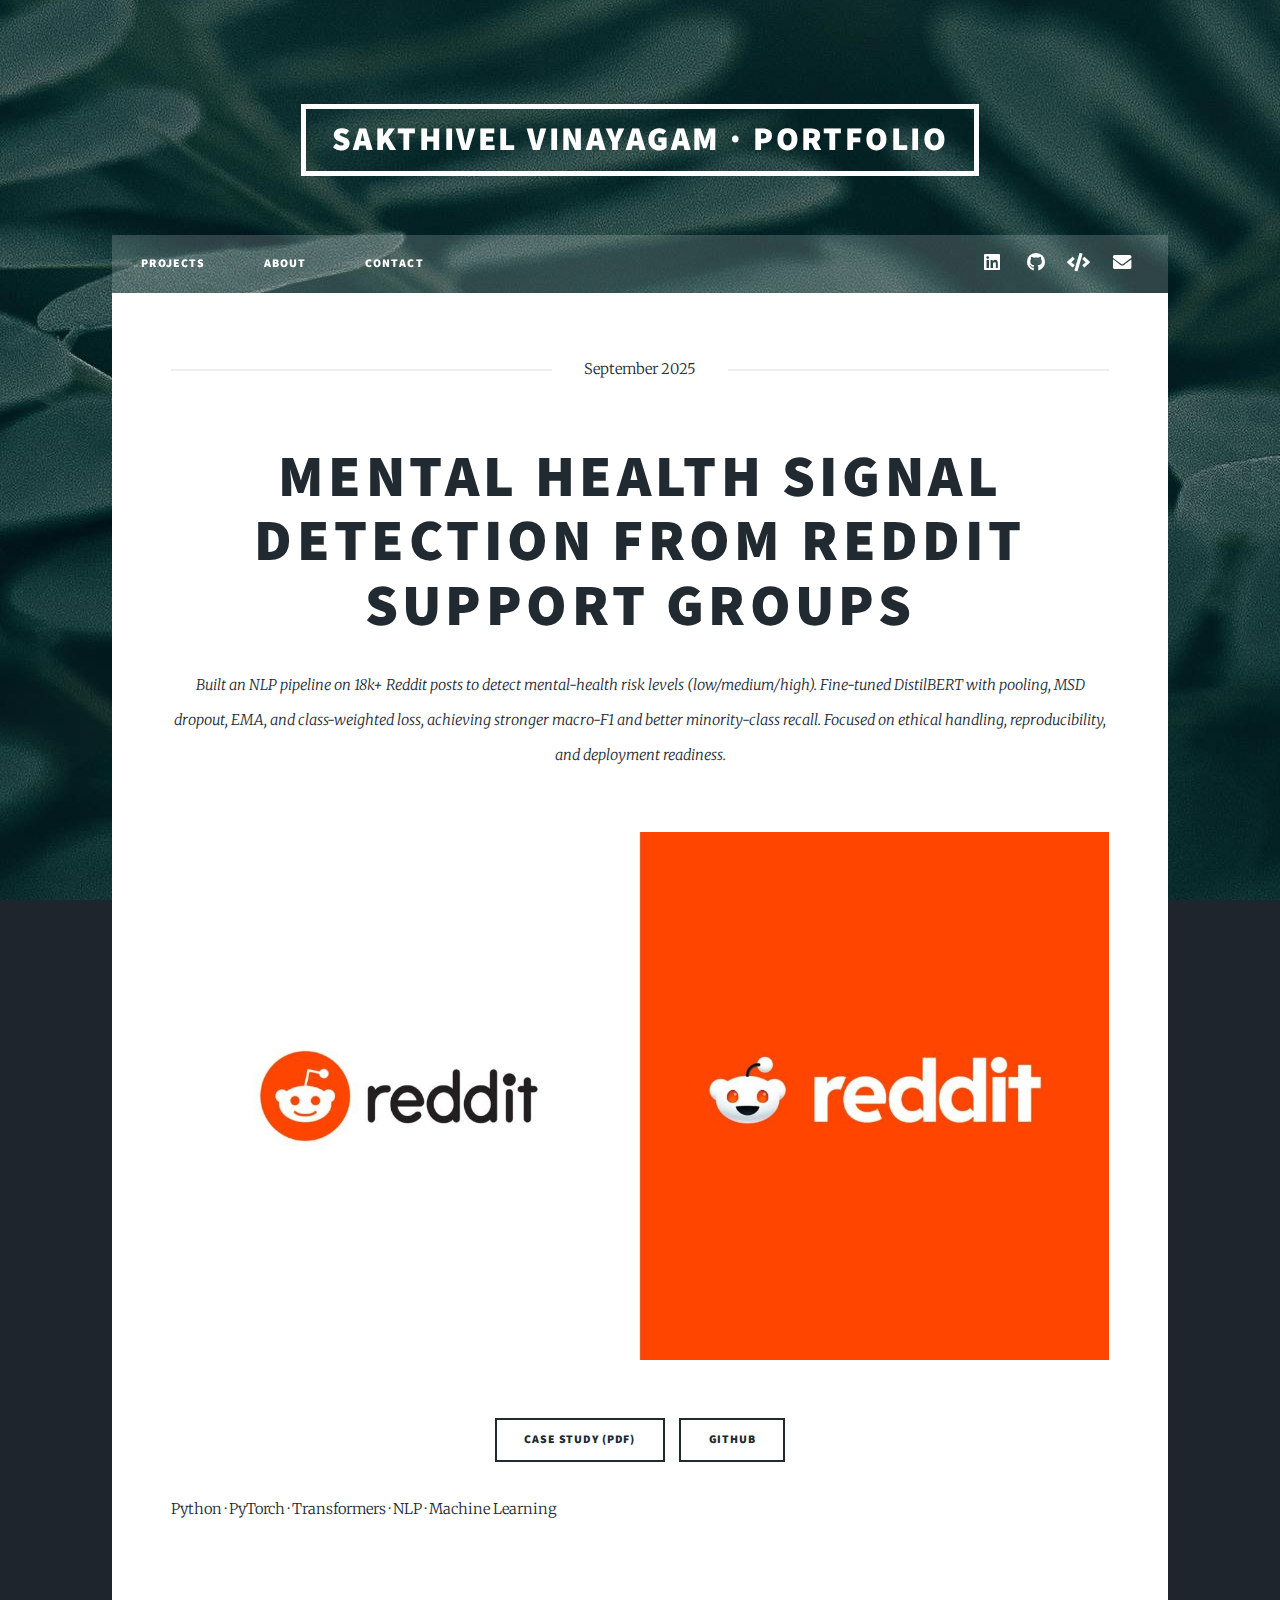
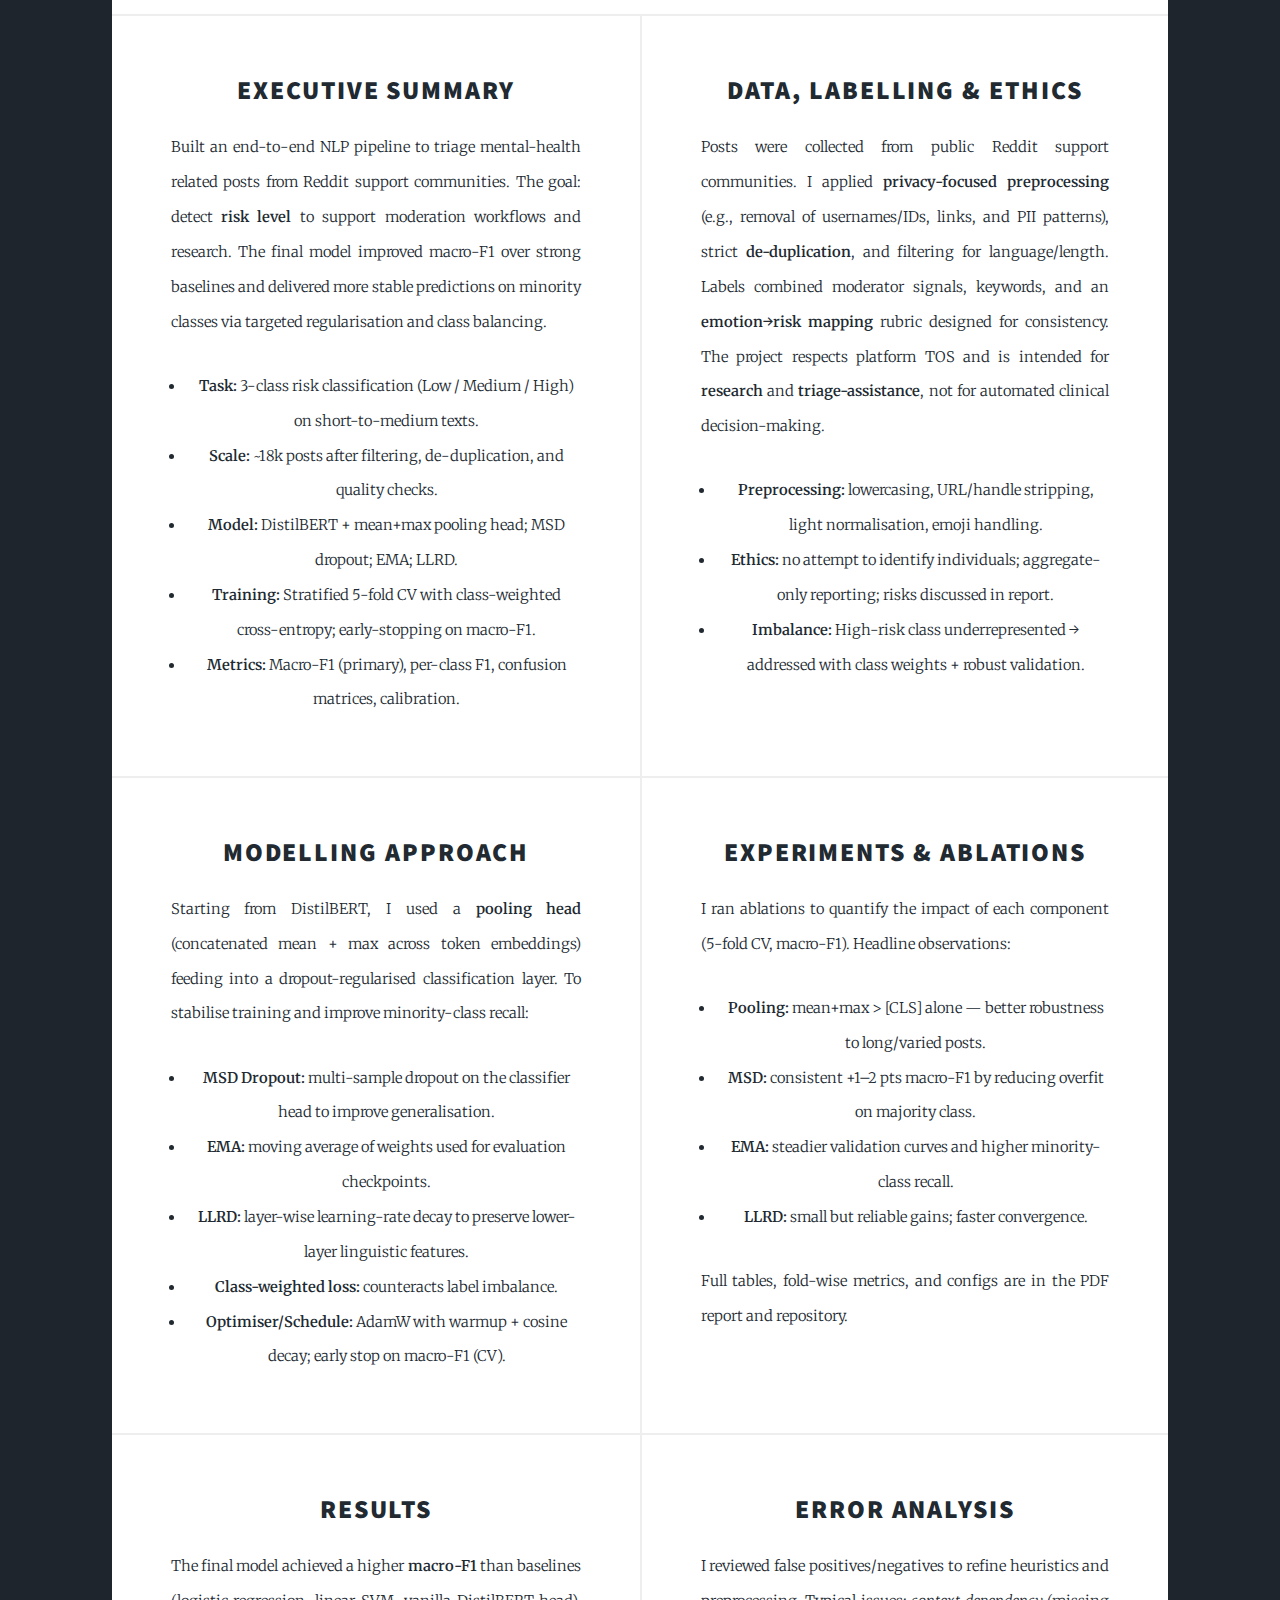
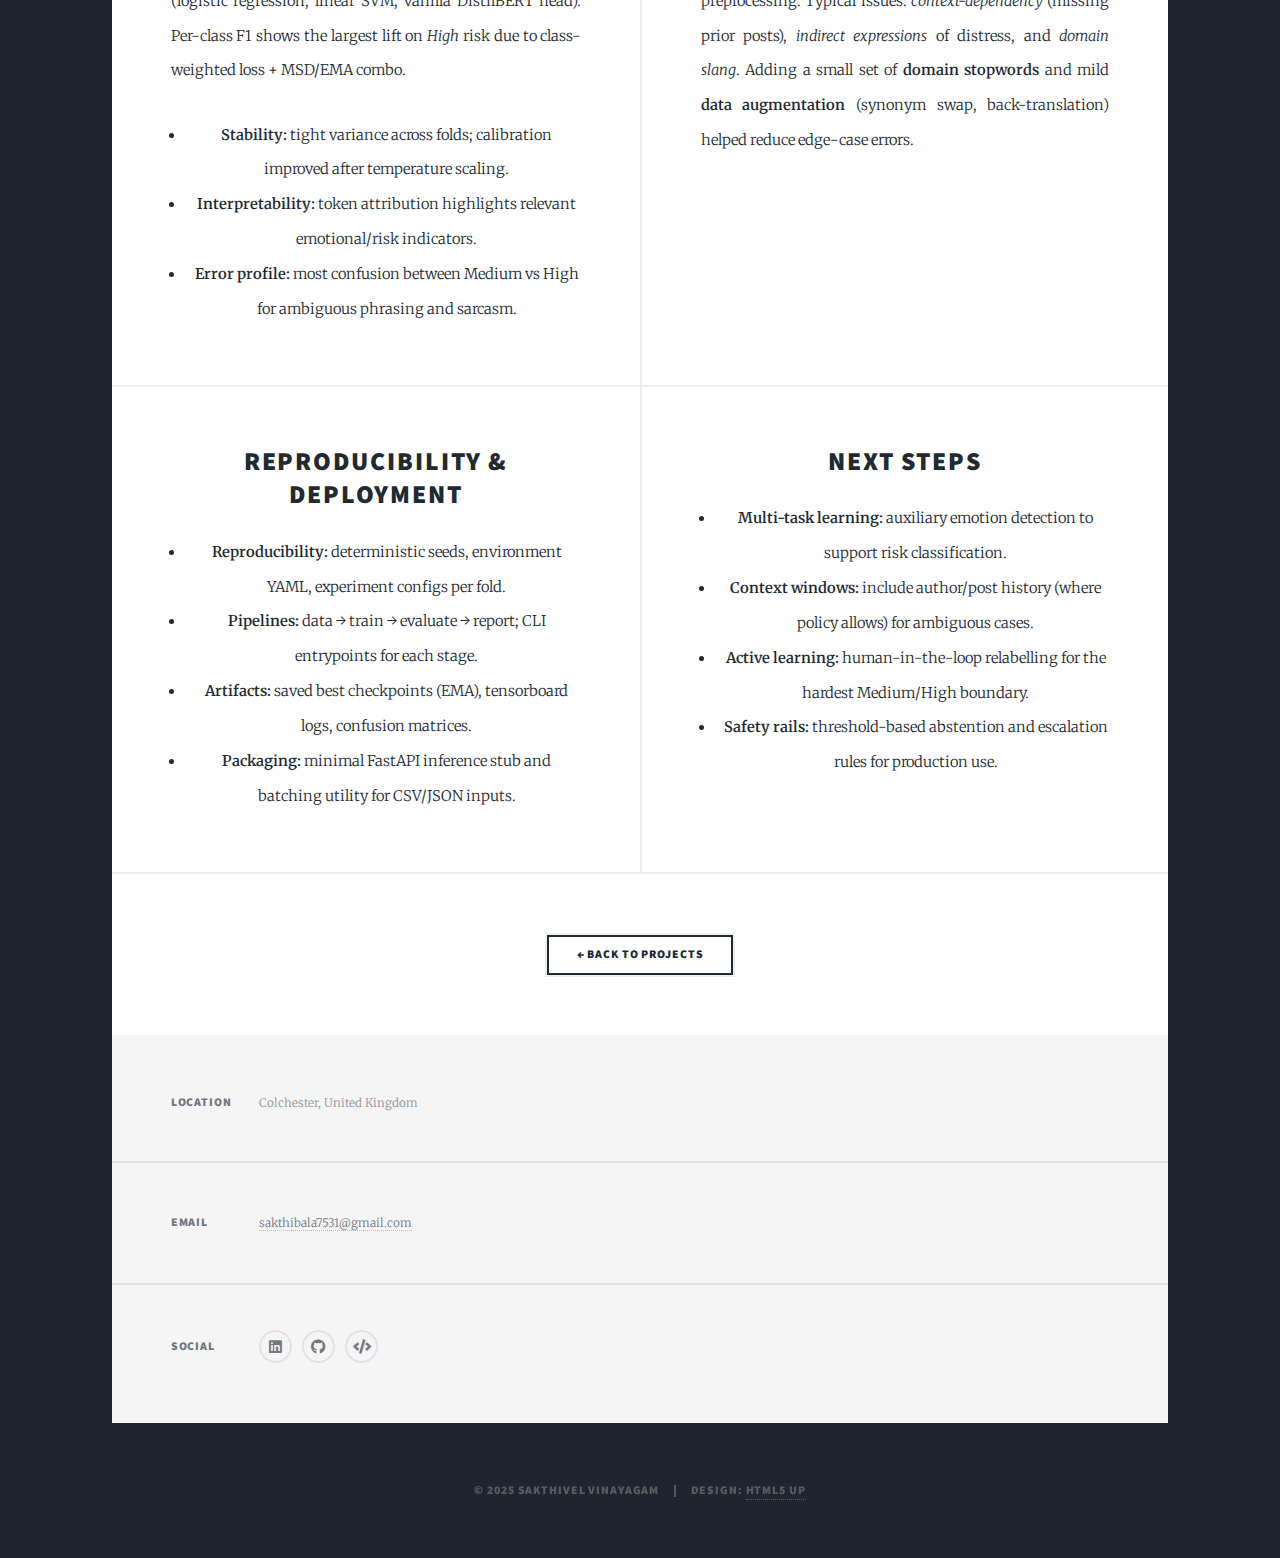
<file: dissertation.html>
<!DOCTYPE HTML>
<html>
  <head>
    <title>Mental Health Signal Detection (Reddit) | SV Portfolio</title>
    <meta charset="utf-8" />
    <meta name="viewport" content="width=device-width, initial-scale=1, user-scalable=no" />
    <link rel="stylesheet" href="assets/css/main.css" />
    <noscript><link rel="stylesheet" href="assets/css/noscript.css" /></noscript>
  </head>
  <body class="is-preload">
    <div id="wrapper" class="fade-in">

      <!-- Header -->
      <header id="header">
        <a href="index.html#projects" class="logo">Sakthivel Vinayagam · Portfolio</a>
      </header>

      <!-- Nav (same as homepage) -->
      <nav id="nav">
        <ul class="links">
          <li><a href="index.html#projects">Projects</a></li>
          <li><a href="index.html#about">About</a></li>
          <li><a href="index.html#contact">Contact</a></li>
        </ul>
        <ul class="icons">
          <li><a href="https://www.linkedin.com/in/sakthivel-vinayagam" class="icon brands fa-linkedin" target="_blank" rel="noopener"><span class="label">LinkedIn</span></a></li>
          <li><a href="https://github.com/SakthivelVinayagam" class="icon brands fa-github" target="_blank" rel="noopener"><span class="label">GitHub</span></a></li>
          <li><a href="https://leetcode.com/u/Sakthi7531/" class="icon solid fa-code" target="_blank" rel="noopener"><span class="label">LeetCode</span></a></li>
          <li><a href="mailto:sakthibala7531@gmail.com" class="icon solid fa-envelope"><span class="label">Email</span></a></li>
        </ul>
      </nav>

      <!-- Main -->
      <div id="main">

        <!-- Hero header -->
        <article class="post featured">
          <header class="major">
            <span class="date">September 2025</span>
            <h2>Mental Health Signal Detection from Reddit Support Groups</h2>
            <p>
              Built an NLP pipeline on 18k+ Reddit posts to detect mental-health risk levels (low/medium/high).
              Fine-tuned DistilBERT with pooling, MSD dropout, EMA, and class-weighted loss, achieving stronger
              macro-F1 and better minority-class recall. Focused on ethical handling, reproducibility, and deployment readiness.
            </p>
          </header>

          <!-- Banner image (replace) -->
          <a class="image main">
            <img src="images/Dissertation_Reddit.jpg" alt="Mental health NLP project banner" />
          </a>

          <!-- CTAs -->
          <ul class="actions special">
            <li><a href="docs/dissertation_case_study.pdf" class="button" target="_blank" rel="noopener">Case Study (PDF)</a></li>
            <li><a href="https://github.com/SakthivelVinayagam/mental-health-signal-detection-nlp" class="button" target="_blank" rel="noopener">GitHub</a></li>
          </ul>
          <p class="tags">Python · PyTorch · Transformers · NLP · Machine Learning</p>
 
        </article>

        <!-- Content -->
        <section class="posts">

          <!-- 1. Executive Summary -->
          <article id="overview">
            <header><h2>Executive Summary</h2></header>
            <p>
              Built an end-to-end NLP pipeline to triage mental-health related posts from Reddit support communities.
              The goal: detect <strong>risk level</strong> to support moderation workflows and research. The final model
              improved macro-F1 over strong baselines and delivered more stable predictions on minority classes via
              targeted regularisation and class balancing.
            </p>
            <ul>
              <li><strong>Task:</strong> 3-class risk classification (Low / Medium / High) on short-to-medium texts.</li>
              <li><strong>Scale:</strong> ~18k posts after filtering, de-duplication, and quality checks.</li>
              <li><strong>Model:</strong> DistilBERT + mean+max pooling head; MSD dropout; EMA; LLRD.</li>
              <li><strong>Training:</strong> Stratified 5-fold CV with class-weighted cross-entropy; early-stopping on macro-F1.</li>
              <li><strong>Metrics:</strong> Macro-F1 (primary), per-class F1, confusion matrices, calibration.</li>
            </ul>
          </article>

          <!-- 2. Data, Labelling & Ethics -->
          <article id="data-ethics">
            <header><h2>Data, Labelling & Ethics</h2></header>
            <p>
              Posts were collected from public Reddit support communities. I applied
              <strong>privacy-focused preprocessing</strong> (e.g., removal of usernames/IDs, links, and PII patterns),
              strict <strong>de-duplication</strong>, and filtering for language/length. Labels combined moderator signals,
              keywords, and an <strong>emotion→risk mapping</strong> rubric designed for consistency. The project
              respects platform TOS and is intended for <strong>research</strong> and <strong>triage-assistance</strong>,
              not for automated clinical decision-making.
            </p>
            <ul>
              <li><strong>Preprocessing:</strong> lowercasing, URL/handle stripping, light normalisation, emoji handling.</li>
              <li><strong>Ethics:</strong> no attempt to identify individuals; aggregate-only reporting; risks discussed in report.</li>
              <li><strong>Imbalance:</strong> High-risk class underrepresented → addressed with class weights + robust validation.</li>
            </ul>
          </article>

          <!-- 3. Modelling Approach -->
          <article id="method">
            <header><h2>Modelling Approach</h2></header>
            <p>
              Starting from DistilBERT, I used a <strong>pooling head</strong> (concatenated mean + max across token embeddings)
              feeding into a dropout-regularised classification layer. To stabilise training and improve minority-class recall:
            </p>
            <ul>
              <li><strong>MSD Dropout:</strong> multi-sample dropout on the classifier head to improve generalisation.</li>
              <li><strong>EMA:</strong> moving average of weights used for evaluation checkpoints.</li>
              <li><strong>LLRD:</strong> layer-wise learning-rate decay to preserve lower-layer linguistic features.</li>
              <li><strong>Class-weighted loss:</strong> counteracts label imbalance.</li>
              <li><strong>Optimiser/Schedule:</strong> AdamW with warmup + cosine decay; early stop on macro-F1 (CV).</li>
            </ul>
            
          </article>

          <!-- 4. Experiments & Ablations -->
          <article id="experiments">
            <header><h2>Experiments & Ablations</h2></header>
            <p>
              I ran ablations to quantify the impact of each component (5-fold CV, macro-F1). Headline observations:
            </p>
            <ul>
              <li><strong>Pooling:</strong> mean+max &gt; [CLS] alone — better robustness to long/varied posts.</li>
              <li><strong>MSD:</strong> consistent +1–2 pts macro-F1 by reducing overfit on majority class.</li>
              <li><strong>EMA:</strong> steadier validation curves and higher minority-class recall.</li>
              <li><strong>LLRD:</strong> small but reliable gains; faster convergence.</li>
            </ul>
            <p class="note">
              Full tables, fold-wise metrics, and configs are in the PDF report and repository.
            </p>
          </article>

          <!-- 5. Results -->
          <article id="results">
            <header><h2>Results</h2></header>
            <p>
              The final model achieved a higher <strong>macro-F1</strong> than baselines (logistic regression, linear SVM,
              vanilla DistilBERT head). Per-class F1 shows the largest lift on <em>High</em> risk due to class-weighted loss
              + MSD/EMA combo.
            </p>
           
            <ul>
              <li><strong>Stability:</strong> tight variance across folds; calibration improved after temperature scaling.</li>
              <li><strong>Interpretability:</strong> token attribution highlights relevant emotional/risk indicators.</li>
              <li><strong>Error profile:</strong> most confusion between Medium vs High for ambiguous phrasing and sarcasm.</li>
            </ul>
          </article>

          <!-- 6. Error Analysis -->
          <article id="analysis">
            <header><h2>Error Analysis</h2></header>
            <p>
              I reviewed false positives/negatives to refine heuristics and preprocessing. Typical issues:
              <em>context-dependency</em> (missing prior posts), <em>indirect expressions</em> of distress, and
              <em>domain slang</em>. Adding a small set of <strong>domain stopwords</strong> and mild
              <strong>data augmentation</strong> (synonym swap, back-translation) helped reduce edge-case errors.
            </p>
            
          </article>

          <!-- 7. Reproducibility & Deployment -->
          <article id="repro">
            <header><h2>Reproducibility & Deployment</h2></header>
            <ul>
              <li><strong>Reproducibility:</strong> deterministic seeds, environment YAML, experiment configs per fold.</li>
              <li><strong>Pipelines:</strong> data → train → evaluate → report; CLI entrypoints for each stage.</li>
              <li><strong>Artifacts:</strong> saved best checkpoints (EMA), tensorboard logs, confusion matrices.</li>
              <li><strong>Packaging:</strong> minimal FastAPI inference stub and batching utility for CSV/JSON inputs.</li>
            </ul>
          </article>

          <!-- 8. What I’d Improve Next -->
          <article id="next">
            <header><h2>Next Steps</h2></header>
            <ul>
              <li><strong>Multi-task learning:</strong> auxiliary emotion detection to support risk classification.</li>
              <li><strong>Context windows:</strong> include author/post history (where policy allows) for ambiguous cases.</li>
              <li><strong>Active learning:</strong> human-in-the-loop relabelling for the hardest Medium/High boundary.</li>
              <li><strong>Safety rails:</strong> threshold-based abstention and escalation rules for production use.</li>
            </ul>
          </article>

        </section>

        <!-- Back -->
        <footer>
          <div class="pagination">
            <a href="index.html#projects" class="button">← Back to Projects</a>
          </div>
        </footer>

      </div><!-- /#main -->

      <!-- Footer -->
      <footer id="footer">
        <section class="split contact">
          <section class="alt"><h3>Location</h3><p>Colchester, United Kingdom</p></section>
          <section><h3>Email</h3><p><a href="mailto:sakthibala7531@gmail.com">sakthibala7531@gmail.com</a></p></section>
          <section>
            <h3>Social</h3>
            <ul class="icons alt">
              <li><a href="https://www.linkedin.com/in/sakthivel-vinayagam" class="icon brands alt fa-linkedin" target="_blank" rel="noopener"></a></li>
              <li><a href="https://github.com/SakthivelVinayagam" class="icon brands alt fa-github" target="_blank" rel="noopener"></a></li>
              <li><a href="https://leetcode.com/u/Sakthi7531/" class="icon solid alt fa-code" target="_blank" rel="noopener"></a></li>
            </ul>
          </section>
        </section>
      </footer>

      <div id="copyright">
        <ul><li>&copy; 2025 Sakthivel Vinayagam</li><li>Design: <a href="https://html5up.net" target="_blank" rel="noopener">HTML5 UP</a></li></ul>
      </div>
    </div>

    <!-- Scripts -->
    <script src="assets/js/jquery.min.js"></script>
    <script src="assets/js/jquery.scrollex.min.js"></script>
    <script src="assets/js/jquery.scrolly.min.js"></script>
    <script src="assets/js/browser.min.js"></script>
    <script src="assets/js/breakpoints.min.js"></script>
    <script src="assets/js/util.js"></script>
    <script src="assets/js/main.js"></script>
  </body>
</html>
</file>
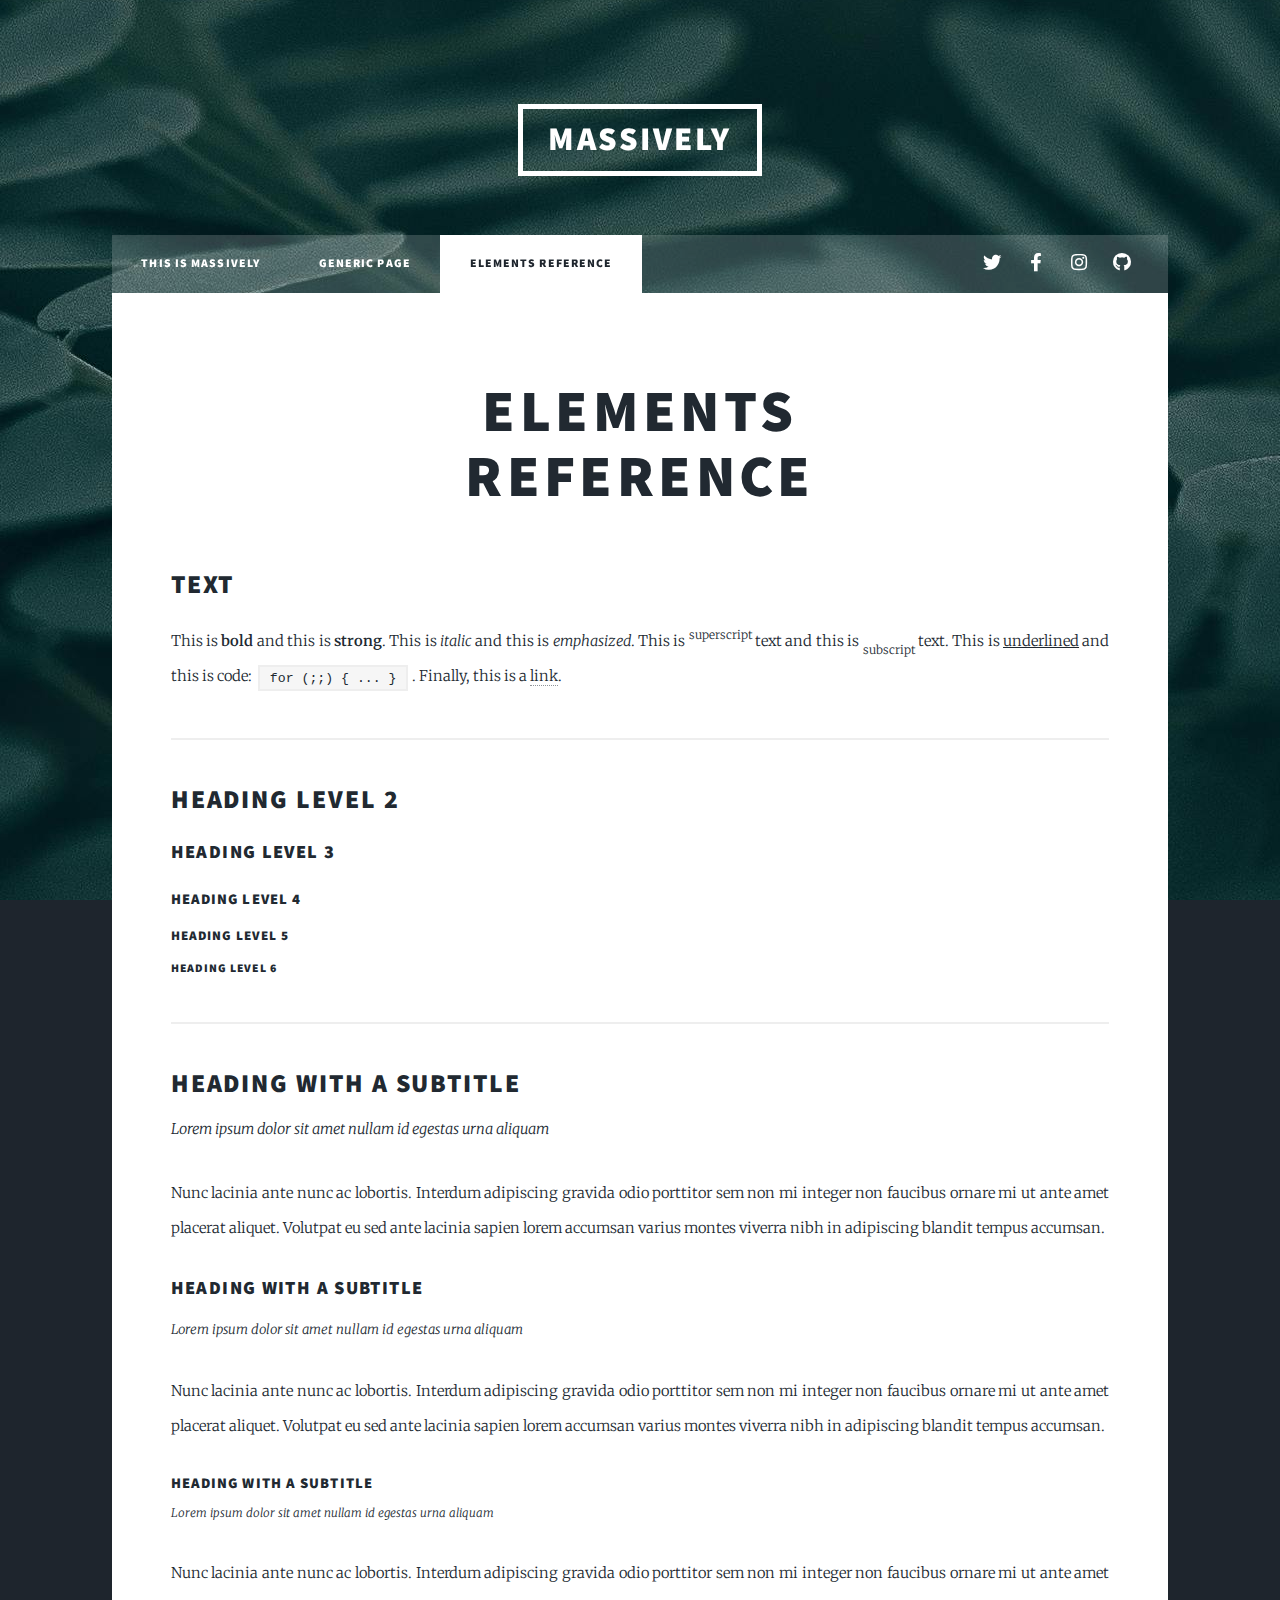
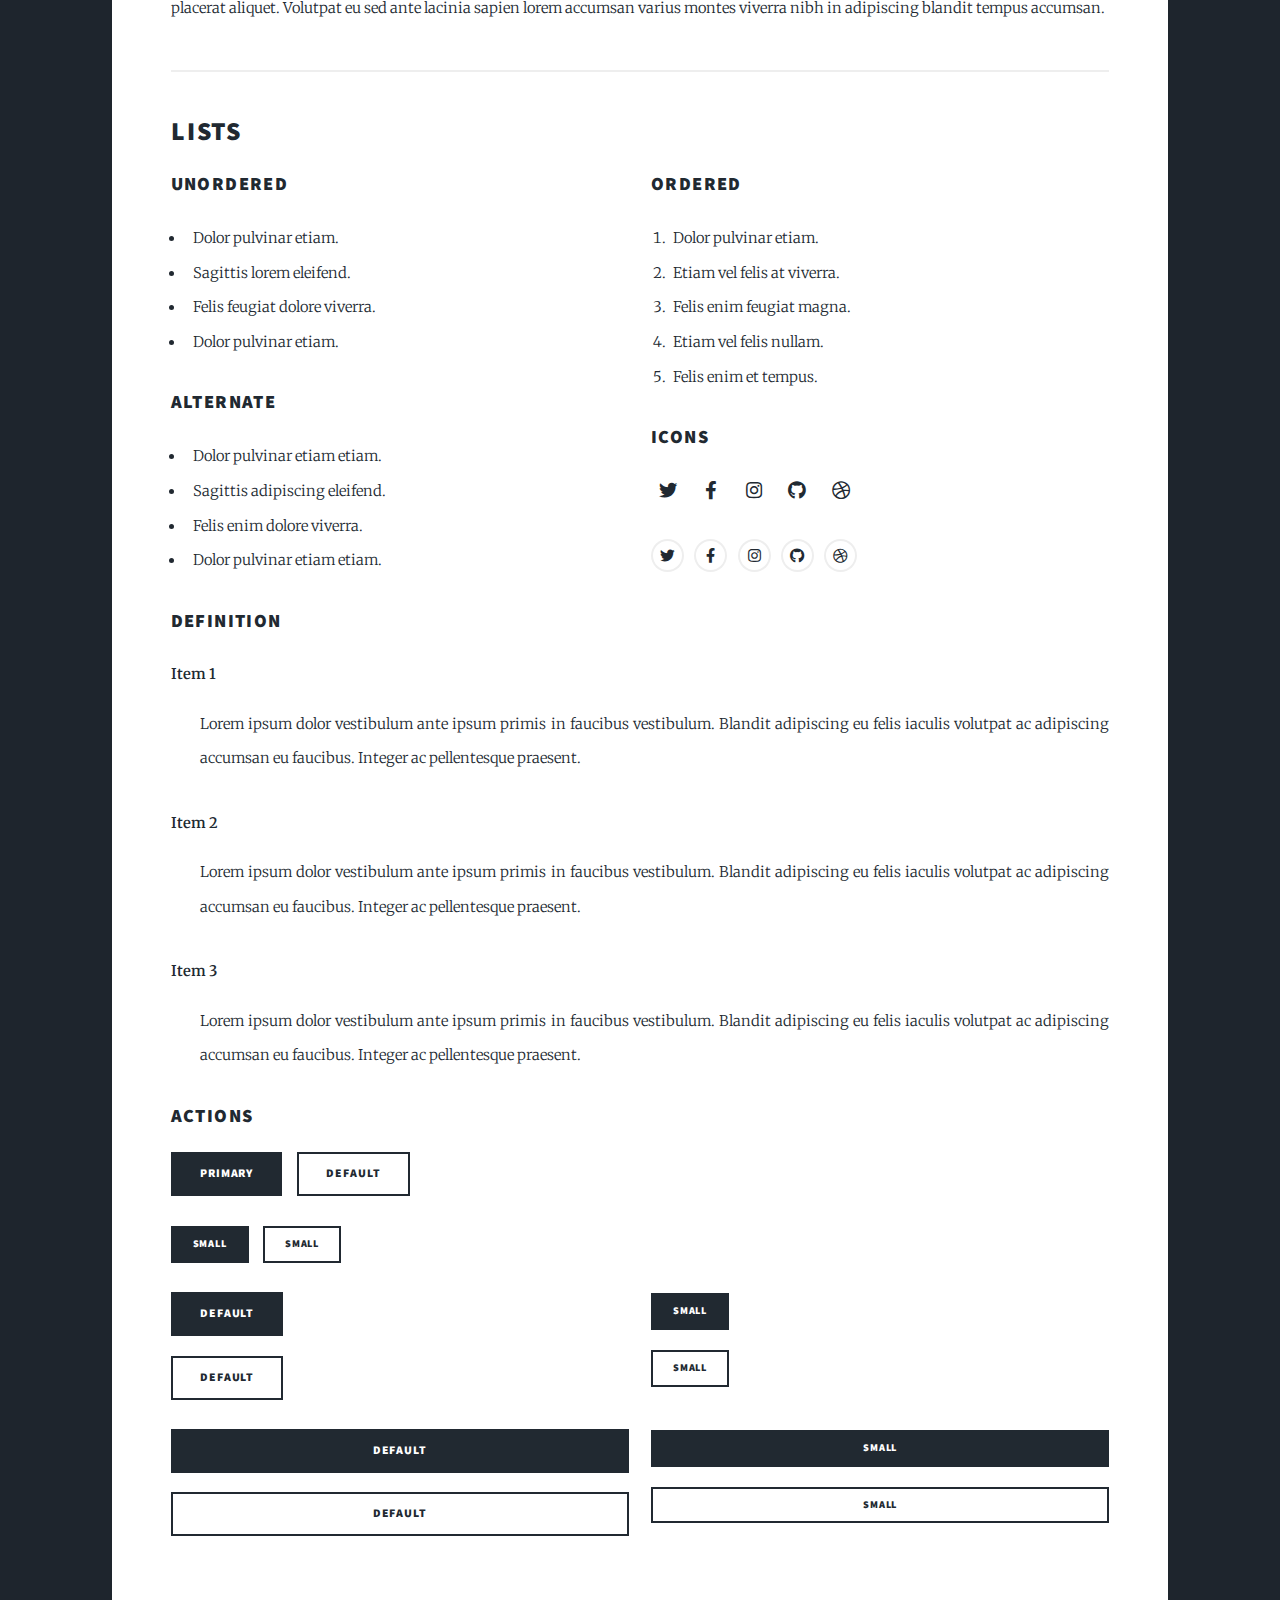
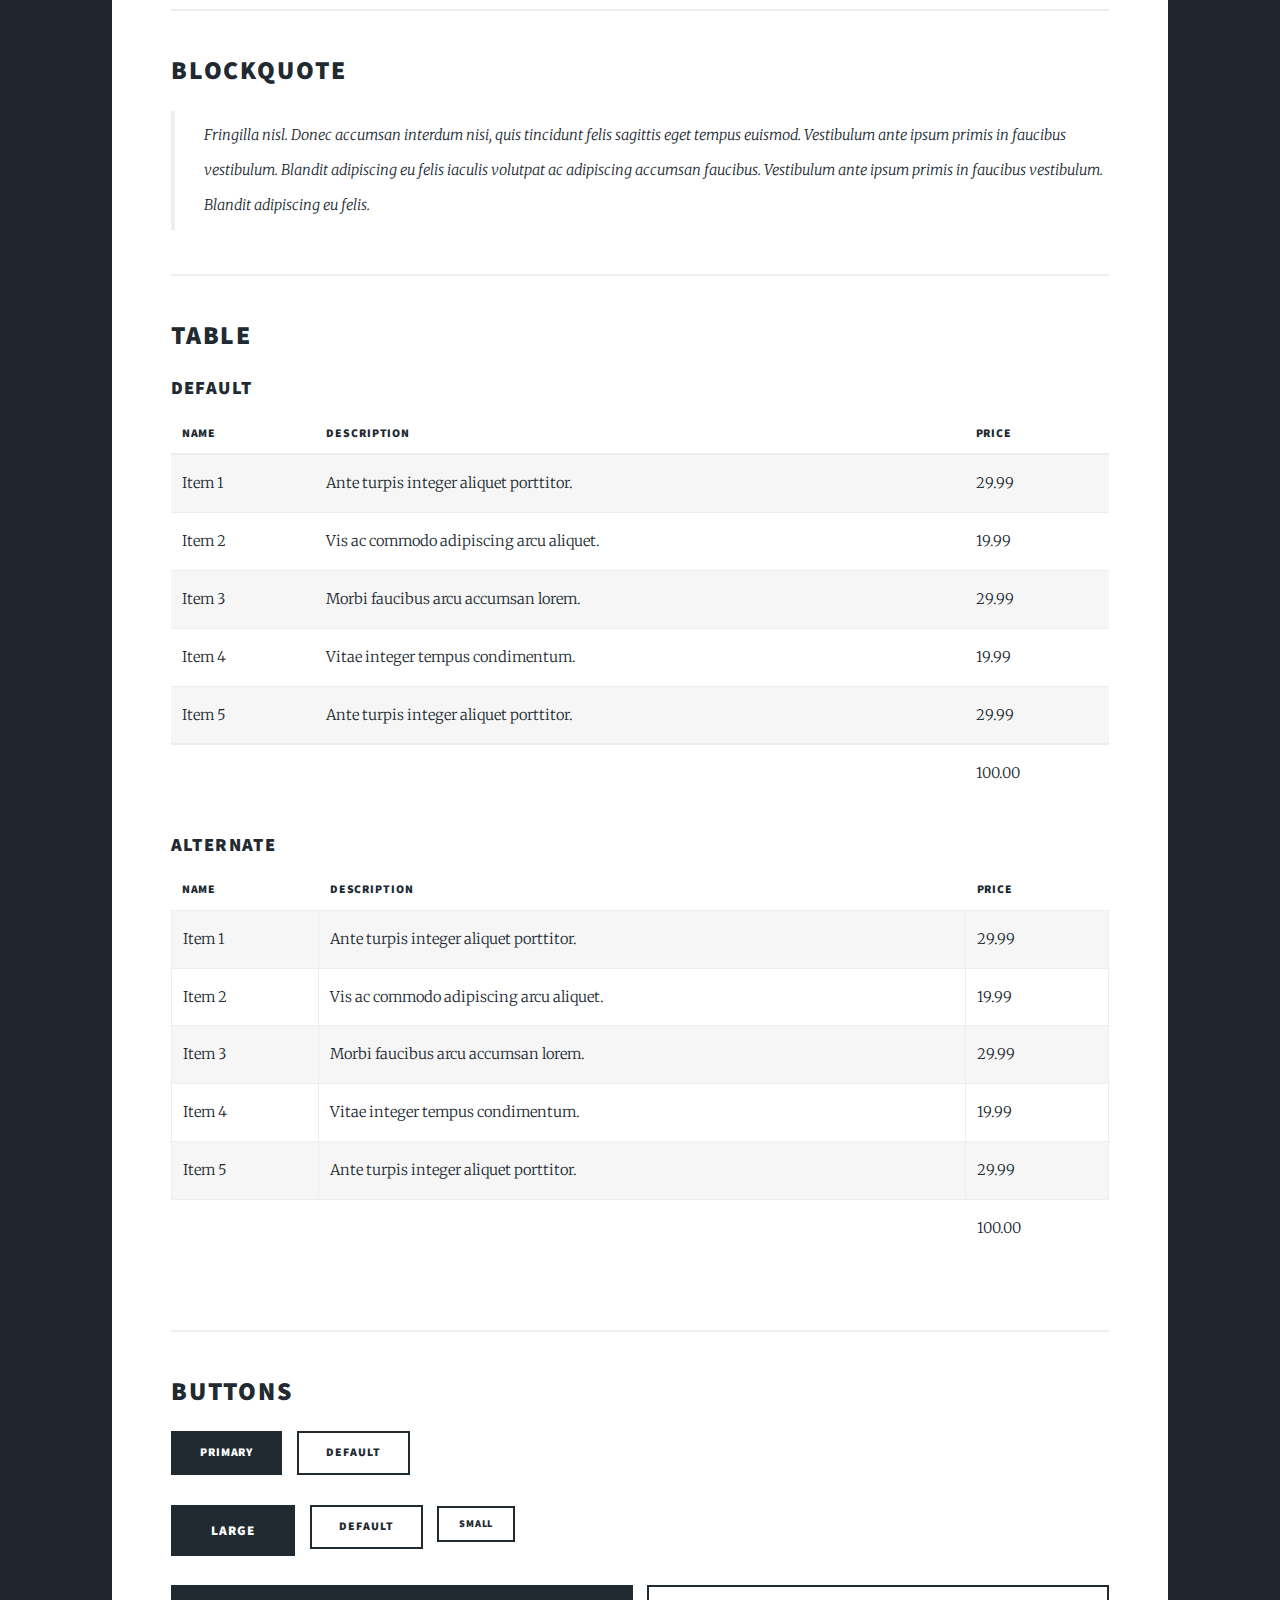
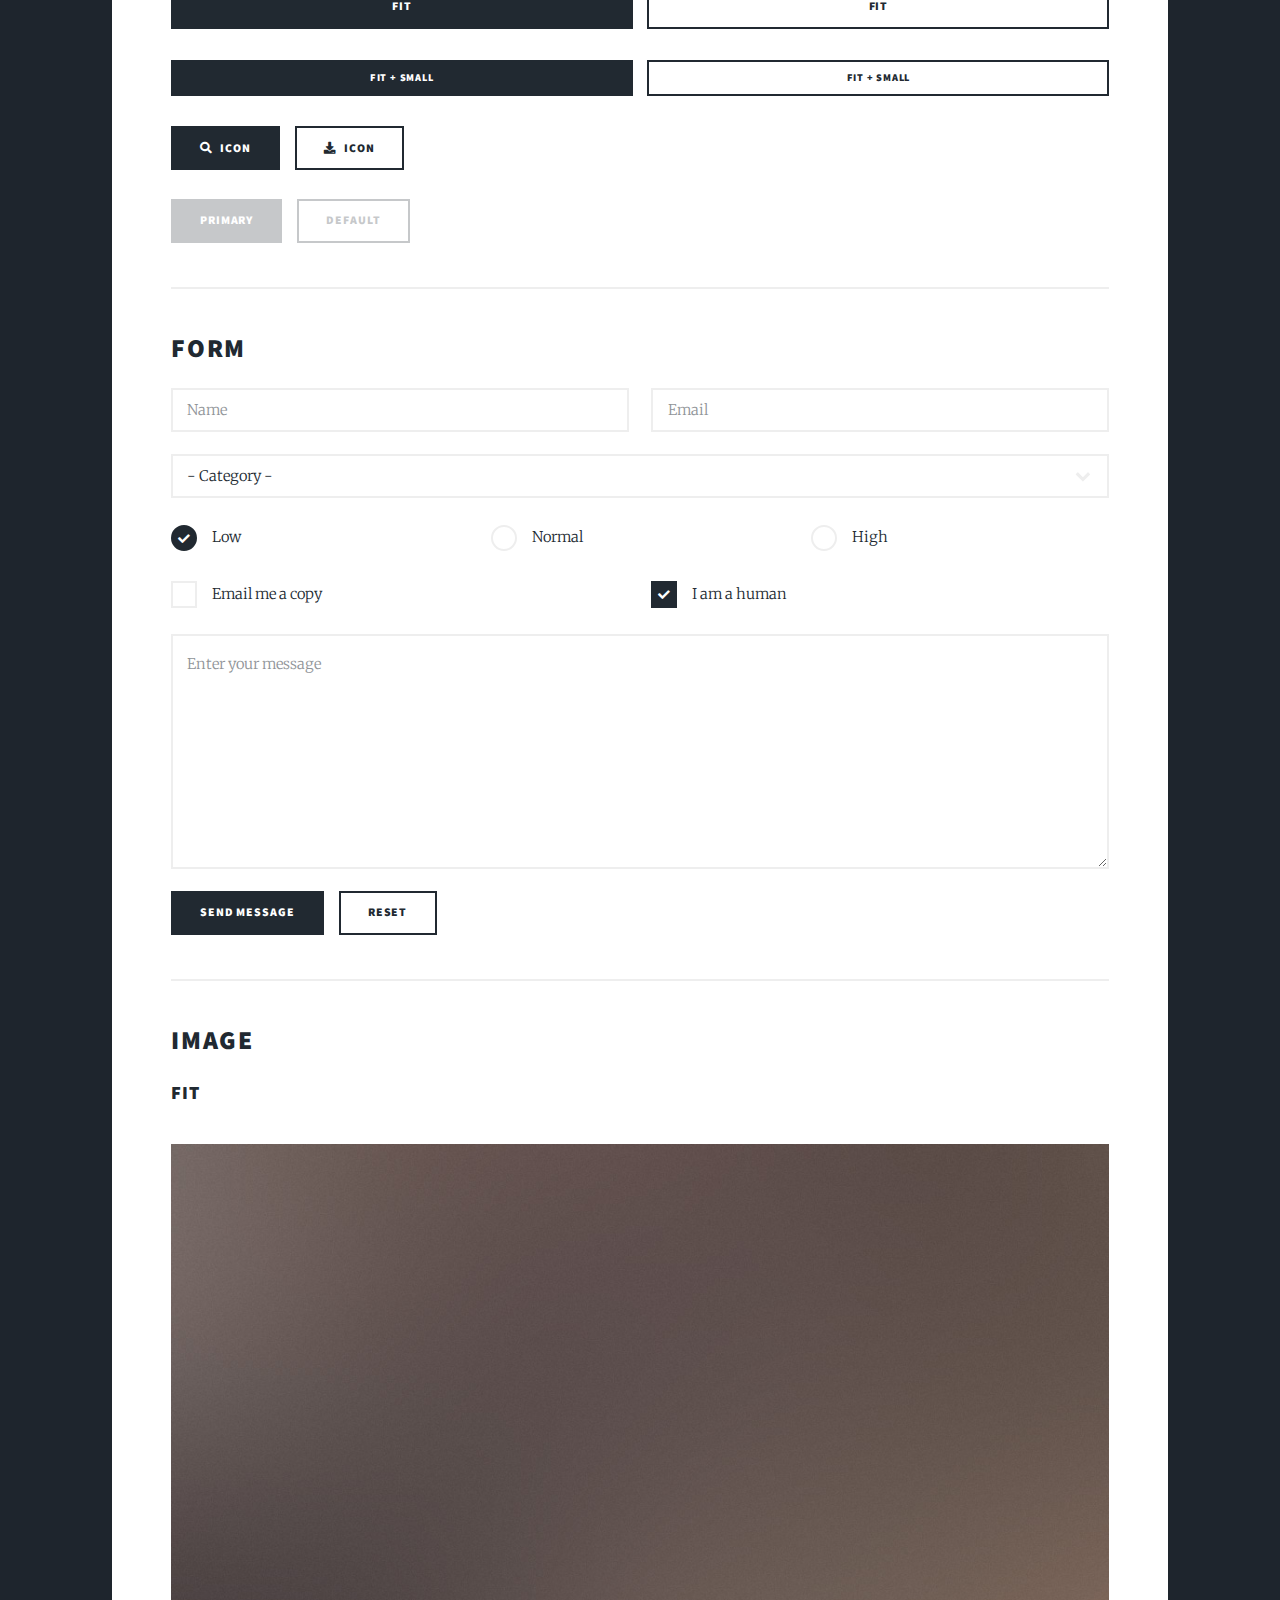
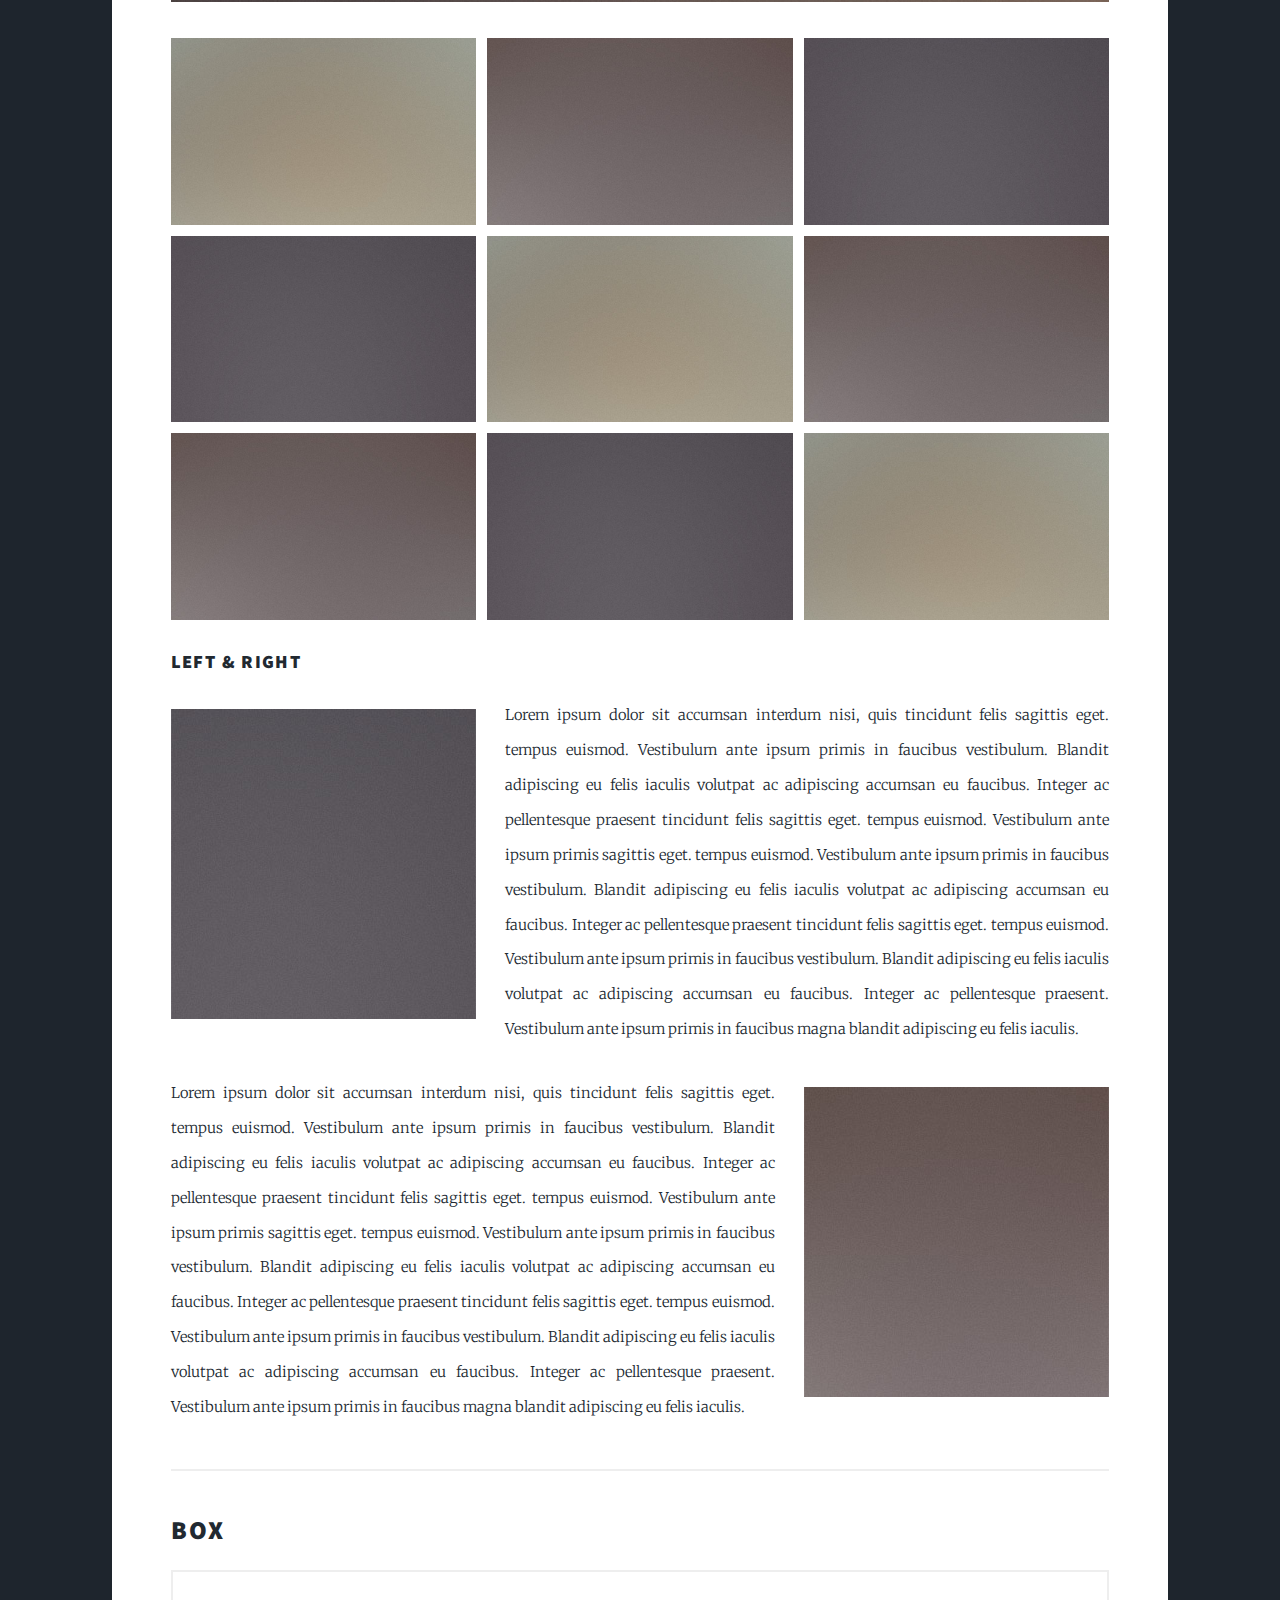
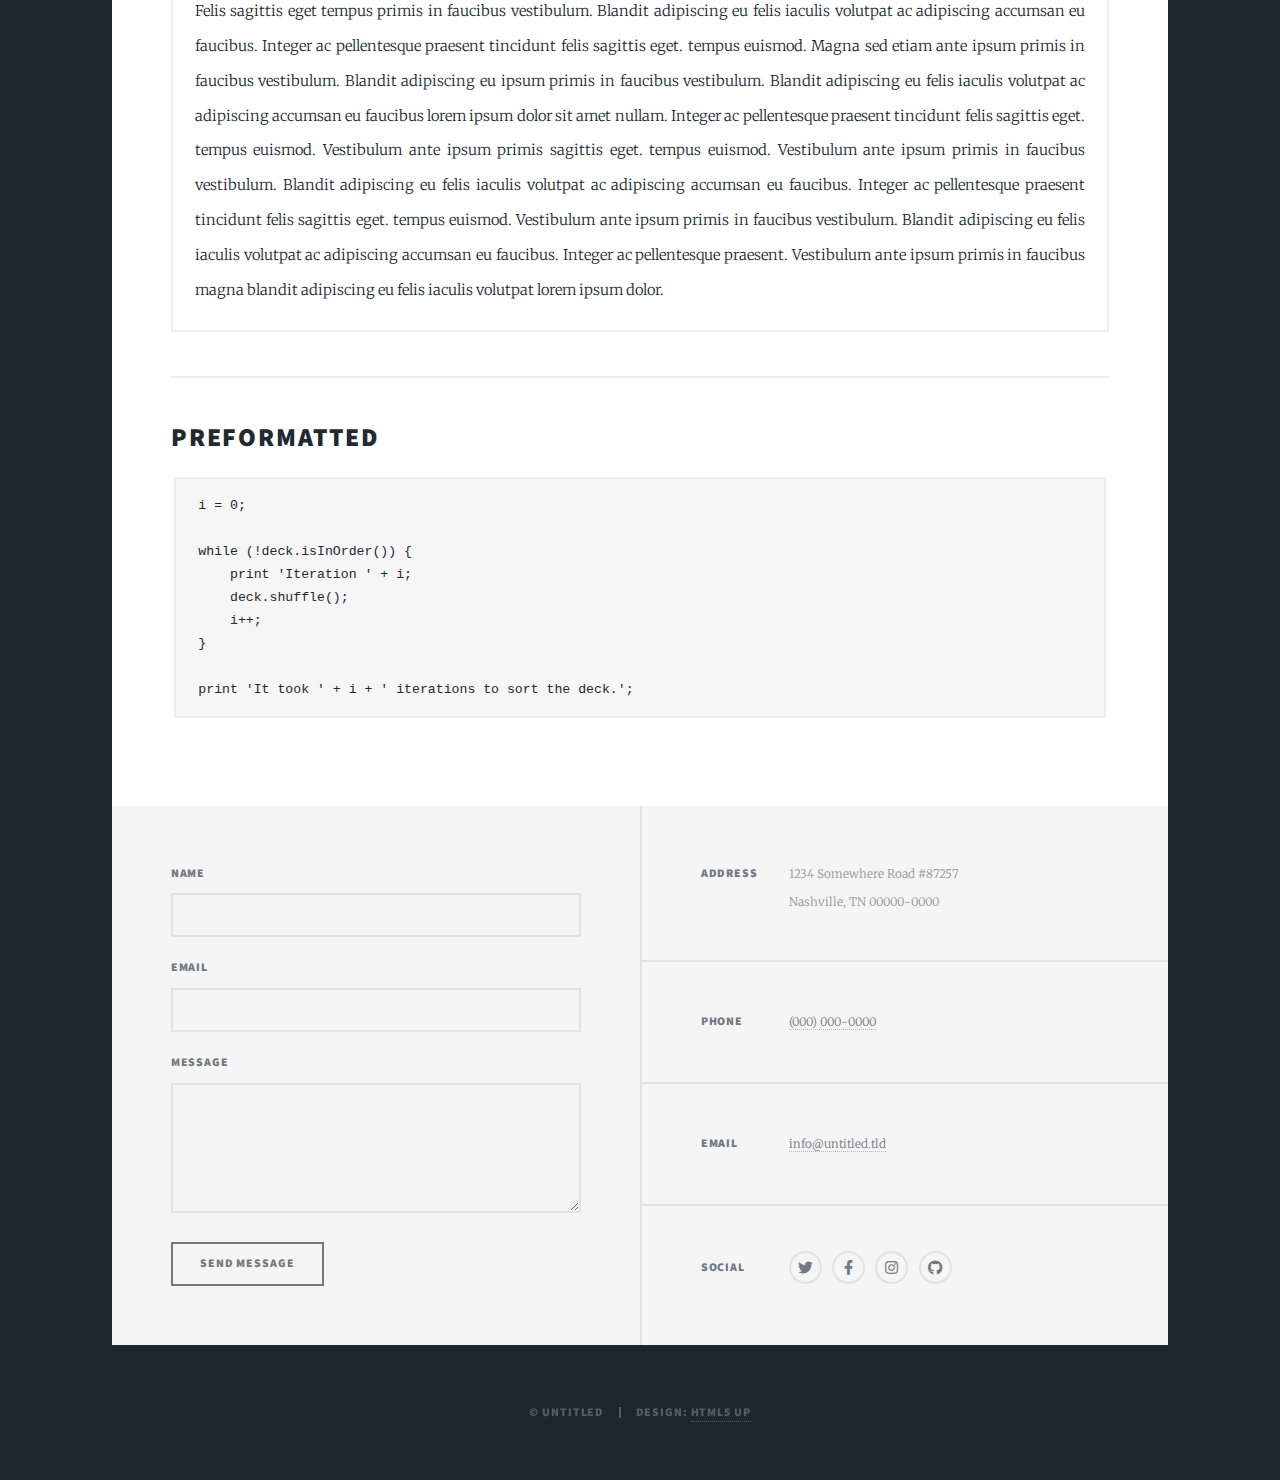
<file: elements.html>
<!DOCTYPE HTML>
<!--
	Massively by HTML5 UP
	html5up.net | @ajlkn
	Free for personal and commercial use under the CCA 3.0 license (html5up.net/license)
-->
<html>
	<head>
		<title>Elements Reference - Massively by HTML5 UP</title>
		<meta charset="utf-8" />
		<meta name="viewport" content="width=device-width, initial-scale=1, user-scalable=no" />
		<link rel="stylesheet" href="assets/css/main.css" />
		<noscript><link rel="stylesheet" href="assets/css/noscript.css" /></noscript>
	</head>
	<body class="is-preload">

		<!-- Wrapper -->
			<div id="wrapper">

				<!-- Header -->
					<header id="header">
						<a href="index.html" class="logo">Massively</a>
					</header>

				<!-- Nav -->
					<nav id="nav">
						<ul class="links">
							<li><a href="index.html">This is Massively</a></li>
							<li><a href="generic.html">Generic Page</a></li>
							<li class="active"><a href="elements.html">Elements Reference</a></li>
						</ul>
						<ul class="icons">
							<li><a href="#" class="icon brands fa-twitter"><span class="label">Twitter</span></a></li>
							<li><a href="#" class="icon brands fa-facebook-f"><span class="label">Facebook</span></a></li>
							<li><a href="#" class="icon brands fa-instagram"><span class="label">Instagram</span></a></li>
							<li><a href="#" class="icon brands fa-github"><span class="label">GitHub</span></a></li>
						</ul>
					</nav>

				<!-- Main -->
					<div id="main">

						<!-- Post -->
							<section class="post">
								<header class="major">
									<h1>Elements<br />
									Reference</h1>
								</header>

								<!-- Text stuff -->
									<h2>Text</h2>
									<p>This is <b>bold</b> and this is <strong>strong</strong>. This is <i>italic</i> and this is <em>emphasized</em>.
									This is <sup>superscript</sup> text and this is <sub>subscript</sub> text.
									This is <u>underlined</u> and this is code: <code>for (;;) { ... }</code>.
									Finally, this is a <a href="#">link</a>.</p>
									<hr />
									<h2>Heading Level 2</h2>
									<h3>Heading Level 3</h3>
									<h4>Heading Level 4</h4>
									<h5>Heading Level 5</h5>
									<h6>Heading Level 6</h6>
									<hr />
									<header>
										<h2>Heading with a Subtitle</h2>
										<p>Lorem ipsum dolor sit amet nullam id egestas urna aliquam</p>
									</header>
									<p>Nunc lacinia ante nunc ac lobortis. Interdum adipiscing gravida odio porttitor sem non mi integer non faucibus ornare mi ut ante amet placerat aliquet. Volutpat eu sed ante lacinia sapien lorem accumsan varius montes viverra nibh in adipiscing blandit tempus accumsan.</p>
									<header>
										<h3>Heading with a Subtitle</h3>
										<p>Lorem ipsum dolor sit amet nullam id egestas urna aliquam</p>
									</header>
									<p>Nunc lacinia ante nunc ac lobortis. Interdum adipiscing gravida odio porttitor sem non mi integer non faucibus ornare mi ut ante amet placerat aliquet. Volutpat eu sed ante lacinia sapien lorem accumsan varius montes viverra nibh in adipiscing blandit tempus accumsan.</p>
									<header>
										<h4>Heading with a Subtitle</h4>
										<p>Lorem ipsum dolor sit amet nullam id egestas urna aliquam</p>
									</header>
									<p>Nunc lacinia ante nunc ac lobortis. Interdum adipiscing gravida odio porttitor sem non mi integer non faucibus ornare mi ut ante amet placerat aliquet. Volutpat eu sed ante lacinia sapien lorem accumsan varius montes viverra nibh in adipiscing blandit tempus accumsan.</p>

									<hr />

								<!-- Lists -->
									<h2>Lists</h2>
									<div class="row">
										<div class="col-6 col-12-small">

											<h3>Unordered</h3>
											<ul>
												<li>Dolor pulvinar etiam.</li>
												<li>Sagittis lorem eleifend.</li>
												<li>Felis feugiat dolore viverra.</li>
												<li>Dolor pulvinar etiam.</li>
											</ul>

											<h3>Alternate</h3>
											<ul class="alt">
												<li>Dolor pulvinar etiam etiam.</li>
												<li>Sagittis adipiscing eleifend.</li>
												<li>Felis enim dolore viverra.</li>
												<li>Dolor pulvinar etiam etiam.</li>
											</ul>

										</div>
										<div class="col-6 col-12-small">

											<h3>Ordered</h3>
											<ol>
												<li>Dolor pulvinar etiam.</li>
												<li>Etiam vel felis at viverra.</li>
												<li>Felis enim feugiat magna.</li>
												<li>Etiam vel felis nullam.</li>
												<li>Felis enim et tempus.</li>
											</ol>

											<h3>Icons</h3>
											<ul class="icons">
												<li><a href="#" class="icon brands fa-twitter"><span class="label">Twitter</span></a></li>
												<li><a href="#" class="icon brands fa-facebook-f"><span class="label">Facebook</span></a></li>
												<li><a href="#" class="icon brands fa-instagram"><span class="label">Instagram</span></a></li>
												<li><a href="#" class="icon brands fa-github"><span class="label">Github</span></a></li>
												<li><a href="#" class="icon brands fa-dribbble"><span class="label">Dribbble</span></a></li>
											</ul>
											<ul class="icons alt">
												<li><a href="#" class="icon brands alt fa-twitter"><span class="label">Twitter</span></a></li>
												<li><a href="#" class="icon brands alt fa-facebook-f"><span class="label">Facebook</span></a></li>
												<li><a href="#" class="icon brands alt fa-instagram"><span class="label">Instagram</span></a></li>
												<li><a href="#" class="icon brands alt fa-github"><span class="label">Github</span></a></li>
												<li><a href="#" class="icon brands alt fa-dribbble"><span class="label">Dribbble</span></a></li>
											</ul>

										</div>
									</div>
									<h3>Definition</h3>
									<dl>
										<dt>Item 1</dt>
										<dd>
											<p>Lorem ipsum dolor vestibulum ante ipsum primis in faucibus vestibulum. Blandit adipiscing eu felis iaculis volutpat ac adipiscing accumsan eu faucibus. Integer ac pellentesque praesent.</p>
										</dd>
										<dt>Item 2</dt>
										<dd>
											<p>Lorem ipsum dolor vestibulum ante ipsum primis in faucibus vestibulum. Blandit adipiscing eu felis iaculis volutpat ac adipiscing accumsan eu faucibus. Integer ac pellentesque praesent.</p>
										</dd>
										<dt>Item 3</dt>
										<dd>
											<p>Lorem ipsum dolor vestibulum ante ipsum primis in faucibus vestibulum. Blandit adipiscing eu felis iaculis volutpat ac adipiscing accumsan eu faucibus. Integer ac pellentesque praesent.</p>
										</dd>
									</dl>

									<h3>Actions</h3>
									<ul class="actions">
										<li><a href="#" class="button primary">Primary</a></li>
										<li><a href="#" class="button">Default</a></li>
									</ul>
									<ul class="actions small">
										<li><a href="#" class="button primary small">Small</a></li>
										<li><a href="#" class="button small">Small</a></li>
									</ul>
									<div class="row">
										<div class="col-6 col-12-small">
											<ul class="actions stacked">
												<li><a href="#" class="button primary">Default</a></li>
												<li><a href="#" class="button">Default</a></li>
											</ul>
										</div>
										<div class="col-6 col-12-small">
											<ul class="actions stacked">
												<li><a href="#" class="button primary small">Small</a></li>
												<li><a href="#" class="button small">Small</a></li>
											</ul>
										</div>
									</div>
									<div class="row">
										<div class="col-6 col-12-small">
											<ul class="actions stacked">
												<li><a href="#" class="button primary fit">Default</a></li>
												<li><a href="#" class="button fit">Default</a></li>
											</ul>
										</div>
										<div class="col-6 col-12-small">
											<ul class="actions stacked">
												<li><a href="#" class="button primary small fit">Small</a></li>
												<li><a href="#" class="button small fit">Small</a></li>
											</ul>
										</div>
									</div>

									<hr />

								<!-- Blockquote -->
									<h2>Blockquote</h2>
									<blockquote>Fringilla nisl. Donec accumsan interdum nisi, quis tincidunt felis sagittis eget tempus euismod. Vestibulum ante ipsum primis in faucibus vestibulum. Blandit adipiscing eu felis iaculis volutpat ac adipiscing accumsan faucibus. Vestibulum ante ipsum primis in faucibus vestibulum. Blandit adipiscing eu felis.</blockquote>

									<hr />

								<!-- Table -->
									<h2>Table</h2>

									<h3>Default</h3>
									<div class="table-wrapper">
										<table>
											<thead>
												<tr>
													<th>Name</th>
													<th>Description</th>
													<th>Price</th>
												</tr>
											</thead>
											<tbody>
												<tr>
													<td>Item 1</td>
													<td>Ante turpis integer aliquet porttitor.</td>
													<td>29.99</td>
												</tr>
												<tr>
													<td>Item 2</td>
													<td>Vis ac commodo adipiscing arcu aliquet.</td>
													<td>19.99</td>
												</tr>
												<tr>
													<td>Item 3</td>
													<td> Morbi faucibus arcu accumsan lorem.</td>
													<td>29.99</td>
												</tr>
												<tr>
													<td>Item 4</td>
													<td>Vitae integer tempus condimentum.</td>
													<td>19.99</td>
												</tr>
												<tr>
													<td>Item 5</td>
													<td>Ante turpis integer aliquet porttitor.</td>
													<td>29.99</td>
												</tr>
											</tbody>
											<tfoot>
												<tr>
													<td colspan="2"></td>
													<td>100.00</td>
												</tr>
											</tfoot>
										</table>
									</div>

									<h3>Alternate</h3>
									<div class="table-wrapper">
										<table class="alt">
											<thead>
												<tr>
													<th>Name</th>
													<th>Description</th>
													<th>Price</th>
												</tr>
											</thead>
											<tbody>
												<tr>
													<td>Item 1</td>
													<td>Ante turpis integer aliquet porttitor.</td>
													<td>29.99</td>
												</tr>
												<tr>
													<td>Item 2</td>
													<td>Vis ac commodo adipiscing arcu aliquet.</td>
													<td>19.99</td>
												</tr>
												<tr>
													<td>Item 3</td>
													<td> Morbi faucibus arcu accumsan lorem.</td>
													<td>29.99</td>
												</tr>
												<tr>
													<td>Item 4</td>
													<td>Vitae integer tempus condimentum.</td>
													<td>19.99</td>
												</tr>
												<tr>
													<td>Item 5</td>
													<td>Ante turpis integer aliquet porttitor.</td>
													<td>29.99</td>
												</tr>
											</tbody>
											<tfoot>
												<tr>
													<td colspan="2"></td>
													<td>100.00</td>
												</tr>
											</tfoot>
										</table>
									</div>

									<hr />

								<!-- Buttons -->
									<h2>Buttons</h2>
									<ul class="actions">
										<li><a href="#" class="button primary">Primary</a></li>
										<li><a href="#" class="button">Default</a></li>
									</ul>
									<ul class="actions">
										<li><a href="#" class="button primary large">Large</a></li>
										<li><a href="#" class="button">Default</a></li>
										<li><a href="#" class="button small">Small</a></li>
									</ul>
									<ul class="actions fit">
										<li><a href="#" class="button primary fit">Fit</a></li>
										<li><a href="#" class="button fit">Fit</a></li>
									</ul>
									<ul class="actions fit small">
										<li><a href="#" class="button primary fit small">Fit + Small</a></li>
										<li><a href="#" class="button fit small">Fit + Small</a></li>
									</ul>
									<ul class="actions">
										<li><a href="#" class="button primary icon solid fa-search">Icon</a></li>
										<li><a href="#" class="button icon solid fa-download">Icon</a></li>
									</ul>
									<ul class="actions">
										<li><span class="button primary disabled">Primary</span></li>
										<li><span class="button disabled">Default</span></li>
									</ul>

									<hr />

								<!-- Form -->
									<h2>Form</h2>

									<form method="post" action="#">
										<div class="row gtr-uniform">
											<div class="col-6 col-12-xsmall">
												<input type="text" name="demo-name" id="demo-name" value="" placeholder="Name" />
											</div>
											<div class="col-6 col-12-xsmall">
												<input type="email" name="demo-email" id="demo-email" value="" placeholder="Email" />
											</div>
											<!-- Break -->
											<div class="col-12">
												<select name="demo-category" id="demo-category">
													<option value="">- Category -</option>
													<option value="1">Manufacturing</option>
													<option value="1">Shipping</option>
													<option value="1">Administration</option>
													<option value="1">Human Resources</option>
												</select>
											</div>
											<!-- Break -->
											<div class="col-4 col-12-small">
												<input type="radio" id="demo-priority-low" name="demo-priority" checked>
												<label for="demo-priority-low">Low</label>
											</div>
											<div class="col-4 col-12-small">
												<input type="radio" id="demo-priority-normal" name="demo-priority">
												<label for="demo-priority-normal">Normal</label>
											</div>
											<div class="col-4 col-12-small">
												<input type="radio" id="demo-priority-high" name="demo-priority">
												<label for="demo-priority-high">High</label>
											</div>
											<!-- Break -->
											<div class="col-6 col-12-small">
												<input type="checkbox" id="demo-copy" name="demo-copy">
												<label for="demo-copy">Email me a copy</label>
											</div>
											<div class="col-6 col-12-small">
												<input type="checkbox" id="demo-human" name="demo-human" checked>
												<label for="demo-human">I am a human</label>
											</div>
											<!-- Break -->
											<div class="col-12">
												<textarea name="demo-message" id="demo-message" placeholder="Enter your message" rows="6"></textarea>
											</div>
											<!-- Break -->
											<div class="col-12">
												<ul class="actions">
													<li><input type="submit" value="Send Message" class="primary" /></li>
													<li><input type="reset" value="Reset" /></li>
												</ul>
											</div>
										</div>
									</form>

									<hr />

								<!-- Image -->
									<h2>Image</h2>

									<h3>Fit</h3>
									<span class="image fit"><img src="images/pic01.jpg" alt="" /></span>
									<div class="box alt">
										<div class="row gtr-50 gtr-uniform">
											<div class="col-4"><span class="image fit"><img src="images/pic02.jpg" alt="" /></span></div>
											<div class="col-4"><span class="image fit"><img src="images/pic03.jpg" alt="" /></span></div>
											<div class="col-4"><span class="image fit"><img src="images/pic04.jpg" alt="" /></span></div>
											<!-- Break -->
											<div class="col-4"><span class="image fit"><img src="images/pic04.jpg" alt="" /></span></div>
											<div class="col-4"><span class="image fit"><img src="images/pic02.jpg" alt="" /></span></div>
											<div class="col-4"><span class="image fit"><img src="images/pic03.jpg" alt="" /></span></div>
											<!-- Break -->
											<div class="col-4"><span class="image fit"><img src="images/pic03.jpg" alt="" /></span></div>
											<div class="col-4"><span class="image fit"><img src="images/pic04.jpg" alt="" /></span></div>
											<div class="col-4"><span class="image fit"><img src="images/pic02.jpg" alt="" /></span></div>
										</div>
									</div>

									<h3>Left &amp; Right</h3>
									<p><span class="image left"><img src="images/pic08.jpg" alt="" /></span>Lorem ipsum dolor sit accumsan interdum nisi, quis tincidunt felis sagittis eget. tempus euismod. Vestibulum ante ipsum primis in faucibus vestibulum. Blandit adipiscing eu felis iaculis volutpat ac adipiscing accumsan eu faucibus. Integer ac pellentesque praesent tincidunt felis sagittis eget. tempus euismod. Vestibulum ante ipsum primis sagittis eget. tempus euismod. Vestibulum ante ipsum primis in faucibus vestibulum. Blandit adipiscing eu felis iaculis volutpat ac adipiscing accumsan eu faucibus. Integer ac pellentesque praesent tincidunt felis sagittis eget. tempus euismod. Vestibulum ante ipsum primis in faucibus vestibulum. Blandit adipiscing eu felis iaculis volutpat ac adipiscing accumsan eu faucibus. Integer ac pellentesque praesent. Vestibulum ante ipsum primis in faucibus magna blandit adipiscing eu felis iaculis.</p>
									<p><span class="image right"><img src="images/pic09.jpg" alt="" /></span>Lorem ipsum dolor sit accumsan interdum nisi, quis tincidunt felis sagittis eget. tempus euismod. Vestibulum ante ipsum primis in faucibus vestibulum. Blandit adipiscing eu felis iaculis volutpat ac adipiscing accumsan eu faucibus. Integer ac pellentesque praesent tincidunt felis sagittis eget. tempus euismod. Vestibulum ante ipsum primis sagittis eget. tempus euismod. Vestibulum ante ipsum primis in faucibus vestibulum. Blandit adipiscing eu felis iaculis volutpat ac adipiscing accumsan eu faucibus. Integer ac pellentesque praesent tincidunt felis sagittis eget. tempus euismod. Vestibulum ante ipsum primis in faucibus vestibulum. Blandit adipiscing eu felis iaculis volutpat ac adipiscing accumsan eu faucibus. Integer ac pellentesque praesent. Vestibulum ante ipsum primis in faucibus magna blandit adipiscing eu felis iaculis.</p>

									<hr />

								<!-- Box -->
									<h2>Box</h2>
									<div class="box">
										<p>Felis sagittis eget tempus primis in faucibus vestibulum. Blandit adipiscing eu felis iaculis volutpat ac adipiscing accumsan eu faucibus. Integer ac pellentesque praesent tincidunt felis sagittis eget. tempus euismod. Magna sed etiam ante ipsum primis in faucibus vestibulum. Blandit adipiscing eu ipsum primis in faucibus vestibulum. Blandit adipiscing eu felis iaculis volutpat ac adipiscing accumsan eu faucibus lorem ipsum dolor sit amet nullam. Integer ac pellentesque praesent tincidunt felis sagittis eget. tempus euismod. Vestibulum ante ipsum primis sagittis eget. tempus euismod. Vestibulum ante ipsum primis in faucibus vestibulum. Blandit adipiscing eu felis iaculis volutpat ac adipiscing accumsan eu faucibus. Integer ac pellentesque praesent tincidunt felis sagittis eget. tempus euismod. Vestibulum ante ipsum primis in faucibus vestibulum. Blandit adipiscing eu felis iaculis volutpat ac adipiscing accumsan eu faucibus. Integer ac pellentesque praesent. Vestibulum ante ipsum primis in faucibus magna blandit adipiscing eu felis iaculis volutpat lorem ipsum dolor.</p>
									</div>

									<hr />

								<!-- Preformatted Code -->
									<h2>Preformatted</h2>
									<pre><code>i = 0;

while (!deck.isInOrder()) {
    print 'Iteration ' + i;
    deck.shuffle();
    i++;
}

print 'It took ' + i + ' iterations to sort the deck.';
</code></pre>

							</section>

					</div>

				<!-- Footer -->
					<footer id="footer">
						<section>
							<form method="post" action="#">
								<div class="fields">
									<div class="field">
										<label for="name">Name</label>
										<input type="text" name="name" id="name" />
									</div>
									<div class="field">
										<label for="email">Email</label>
										<input type="text" name="email" id="email" />
									</div>
									<div class="field">
										<label for="message">Message</label>
										<textarea name="message" id="message" rows="3"></textarea>
									</div>
								</div>
								<ul class="actions">
									<li><input type="submit" value="Send Message" /></li>
								</ul>
							</form>
						</section>
						<section class="split contact">
							<section class="alt">
								<h3>Address</h3>
								<p>1234 Somewhere Road #87257<br />
								Nashville, TN 00000-0000</p>
							</section>
							<section>
								<h3>Phone</h3>
								<p><a href="#">(000) 000-0000</a></p>
							</section>
							<section>
								<h3>Email</h3>
								<p><a href="#">info@untitled.tld</a></p>
							</section>
							<section>
								<h3>Social</h3>
								<ul class="icons alt">
									<li><a href="#" class="icon brands alt fa-twitter"><span class="label">Twitter</span></a></li>
									<li><a href="#" class="icon brands alt fa-facebook-f"><span class="label">Facebook</span></a></li>
									<li><a href="#" class="icon brands alt fa-instagram"><span class="label">Instagram</span></a></li>
									<li><a href="#" class="icon brands alt fa-github"><span class="label">GitHub</span></a></li>
								</ul>
							</section>
						</section>
					</footer>

				<!-- Copyright -->
					<div id="copyright">
						<ul><li>&copy; Untitled</li><li>Design: <a href="https://html5up.net">HTML5 UP</a></li></ul>
					</div>

			</div>

		<!-- Scripts -->
			<script src="assets/js/jquery.min.js"></script>
			<script src="assets/js/jquery.scrollex.min.js"></script>
			<script src="assets/js/jquery.scrolly.min.js"></script>
			<script src="assets/js/browser.min.js"></script>
			<script src="assets/js/breakpoints.min.js"></script>
			<script src="assets/js/util.js"></script>
			<script src="assets/js/main.js"></script>

	</body>
</html>
</file>
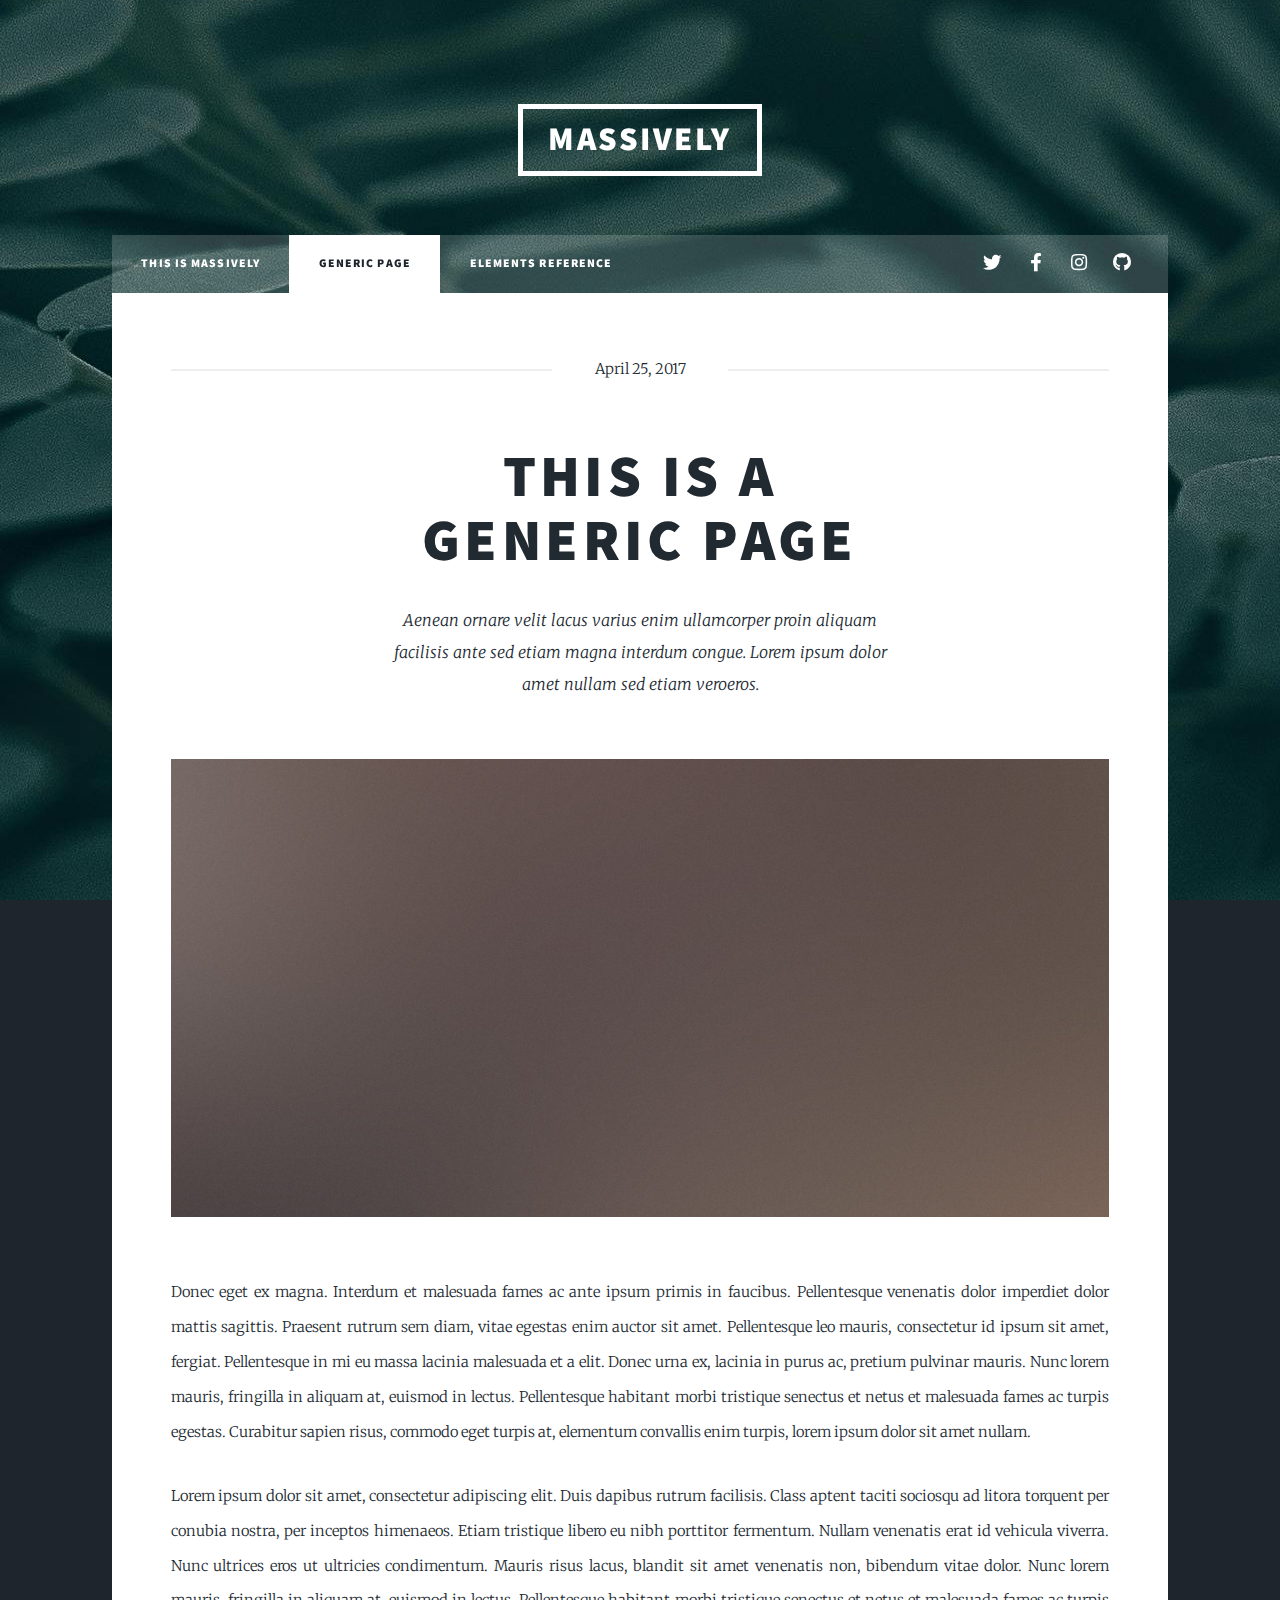
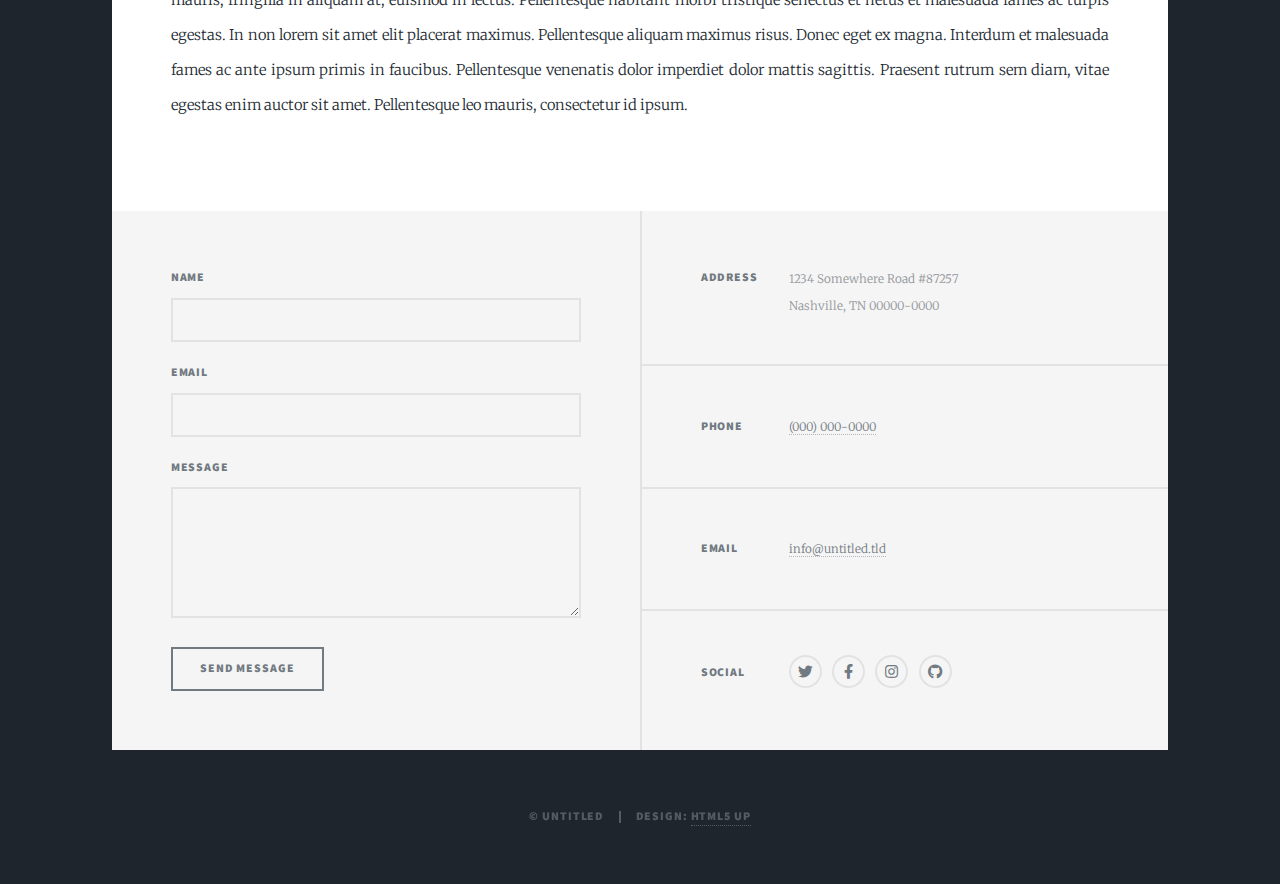
<file: generic.html>
<!DOCTYPE HTML>
<!--
	Massively by HTML5 UP
	html5up.net | @ajlkn
	Free for personal and commercial use under the CCA 3.0 license (html5up.net/license)
-->
<html>
	<head>
		<title>Generic Page - Massively by HTML5 UP</title>
		<meta charset="utf-8" />
		<meta name="viewport" content="width=device-width, initial-scale=1, user-scalable=no" />
		<link rel="stylesheet" href="assets/css/main.css" />
		<noscript><link rel="stylesheet" href="assets/css/noscript.css" /></noscript>
	</head>
	<body class="is-preload">

		<!-- Wrapper -->
			<div id="wrapper">

				<!-- Header -->
					<header id="header">
						<a href="index.html" class="logo">Massively</a>
					</header>

				<!-- Nav -->
					<nav id="nav">
						<ul class="links">
							<li><a href="index.html">This is Massively</a></li>
							<li class="active"><a href="generic.html">Generic Page</a></li>
							<li><a href="elements.html">Elements Reference</a></li>
						</ul>
						<ul class="icons">
							<li><a href="#" class="icon brands fa-twitter"><span class="label">Twitter</span></a></li>
							<li><a href="#" class="icon brands fa-facebook-f"><span class="label">Facebook</span></a></li>
							<li><a href="#" class="icon brands fa-instagram"><span class="label">Instagram</span></a></li>
							<li><a href="#" class="icon brands fa-github"><span class="label">GitHub</span></a></li>
						</ul>
					</nav>

				<!-- Main -->
					<div id="main">

						<!-- Post -->
							<section class="post">
								<header class="major">
									<span class="date">April 25, 2017</span>
									<h1>This is a<br />
									Generic Page</h1>
									<p>Aenean ornare velit lacus varius enim ullamcorper proin aliquam<br />
									facilisis ante sed etiam magna interdum congue. Lorem ipsum dolor<br />
									amet nullam sed etiam veroeros.</p>
								</header>
								<div class="image main"><img src="images/pic01.jpg" alt="" /></div>
								<p>Donec eget ex magna. Interdum et malesuada fames ac ante ipsum primis in faucibus. Pellentesque venenatis dolor imperdiet dolor mattis sagittis. Praesent rutrum sem diam, vitae egestas enim auctor sit amet. Pellentesque leo mauris, consectetur id ipsum sit amet, fergiat. Pellentesque in mi eu massa lacinia malesuada et a elit. Donec urna ex, lacinia in purus ac, pretium pulvinar mauris. Nunc lorem mauris, fringilla in aliquam at, euismod in lectus. Pellentesque habitant morbi tristique senectus et netus et malesuada fames ac turpis egestas. Curabitur sapien risus, commodo eget turpis at, elementum convallis enim turpis, lorem ipsum dolor sit amet nullam.</p>
								<p>Lorem ipsum dolor sit amet, consectetur adipiscing elit. Duis dapibus rutrum facilisis. Class aptent taciti sociosqu ad litora torquent per conubia nostra, per inceptos himenaeos. Etiam tristique libero eu nibh porttitor fermentum. Nullam venenatis erat id vehicula viverra. Nunc ultrices eros ut ultricies condimentum. Mauris risus lacus, blandit sit amet venenatis non, bibendum vitae dolor. Nunc lorem mauris, fringilla in aliquam at, euismod in lectus. Pellentesque habitant morbi tristique senectus et netus et malesuada fames ac turpis egestas. In non lorem sit amet elit placerat maximus. Pellentesque aliquam maximus risus. Donec eget ex magna. Interdum et malesuada fames ac ante ipsum primis in faucibus. Pellentesque venenatis dolor imperdiet dolor mattis sagittis. Praesent rutrum sem diam, vitae egestas enim auctor sit amet. Pellentesque leo mauris, consectetur id ipsum.</p>
							</section>

					</div>

				<!-- Footer -->
					<footer id="footer">
						<section>
							<form method="post" action="#">
								<div class="fields">
									<div class="field">
										<label for="name">Name</label>
										<input type="text" name="name" id="name" />
									</div>
									<div class="field">
										<label for="email">Email</label>
										<input type="text" name="email" id="email" />
									</div>
									<div class="field">
										<label for="message">Message</label>
										<textarea name="message" id="message" rows="3"></textarea>
									</div>
								</div>
								<ul class="actions">
									<li><input type="submit" value="Send Message" /></li>
								</ul>
							</form>
						</section>
						<section class="split contact">
							<section class="alt">
								<h3>Address</h3>
								<p>1234 Somewhere Road #87257<br />
								Nashville, TN 00000-0000</p>
							</section>
							<section>
								<h3>Phone</h3>
								<p><a href="#">(000) 000-0000</a></p>
							</section>
							<section>
								<h3>Email</h3>
								<p><a href="#">info@untitled.tld</a></p>
							</section>
							<section>
								<h3>Social</h3>
								<ul class="icons alt">
									<li><a href="#" class="icon brands alt fa-twitter"><span class="label">Twitter</span></a></li>
									<li><a href="#" class="icon brands alt fa-facebook-f"><span class="label">Facebook</span></a></li>
									<li><a href="#" class="icon brands alt fa-instagram"><span class="label">Instagram</span></a></li>
									<li><a href="#" class="icon brands alt fa-github"><span class="label">GitHub</span></a></li>
								</ul>
							</section>
						</section>
					</footer>

				<!-- Copyright -->
					<div id="copyright">
						<ul><li>&copy; Untitled</li><li>Design: <a href="https://html5up.net">HTML5 UP</a></li></ul>
					</div>

			</div>

		<!-- Scripts -->
			<script src="assets/js/jquery.min.js"></script>
			<script src="assets/js/jquery.scrollex.min.js"></script>
			<script src="assets/js/jquery.scrolly.min.js"></script>
			<script src="assets/js/browser.min.js"></script>
			<script src="assets/js/breakpoints.min.js"></script>
			<script src="assets/js/util.js"></script>
			<script src="assets/js/main.js"></script>

	</body>
</html>
</file>
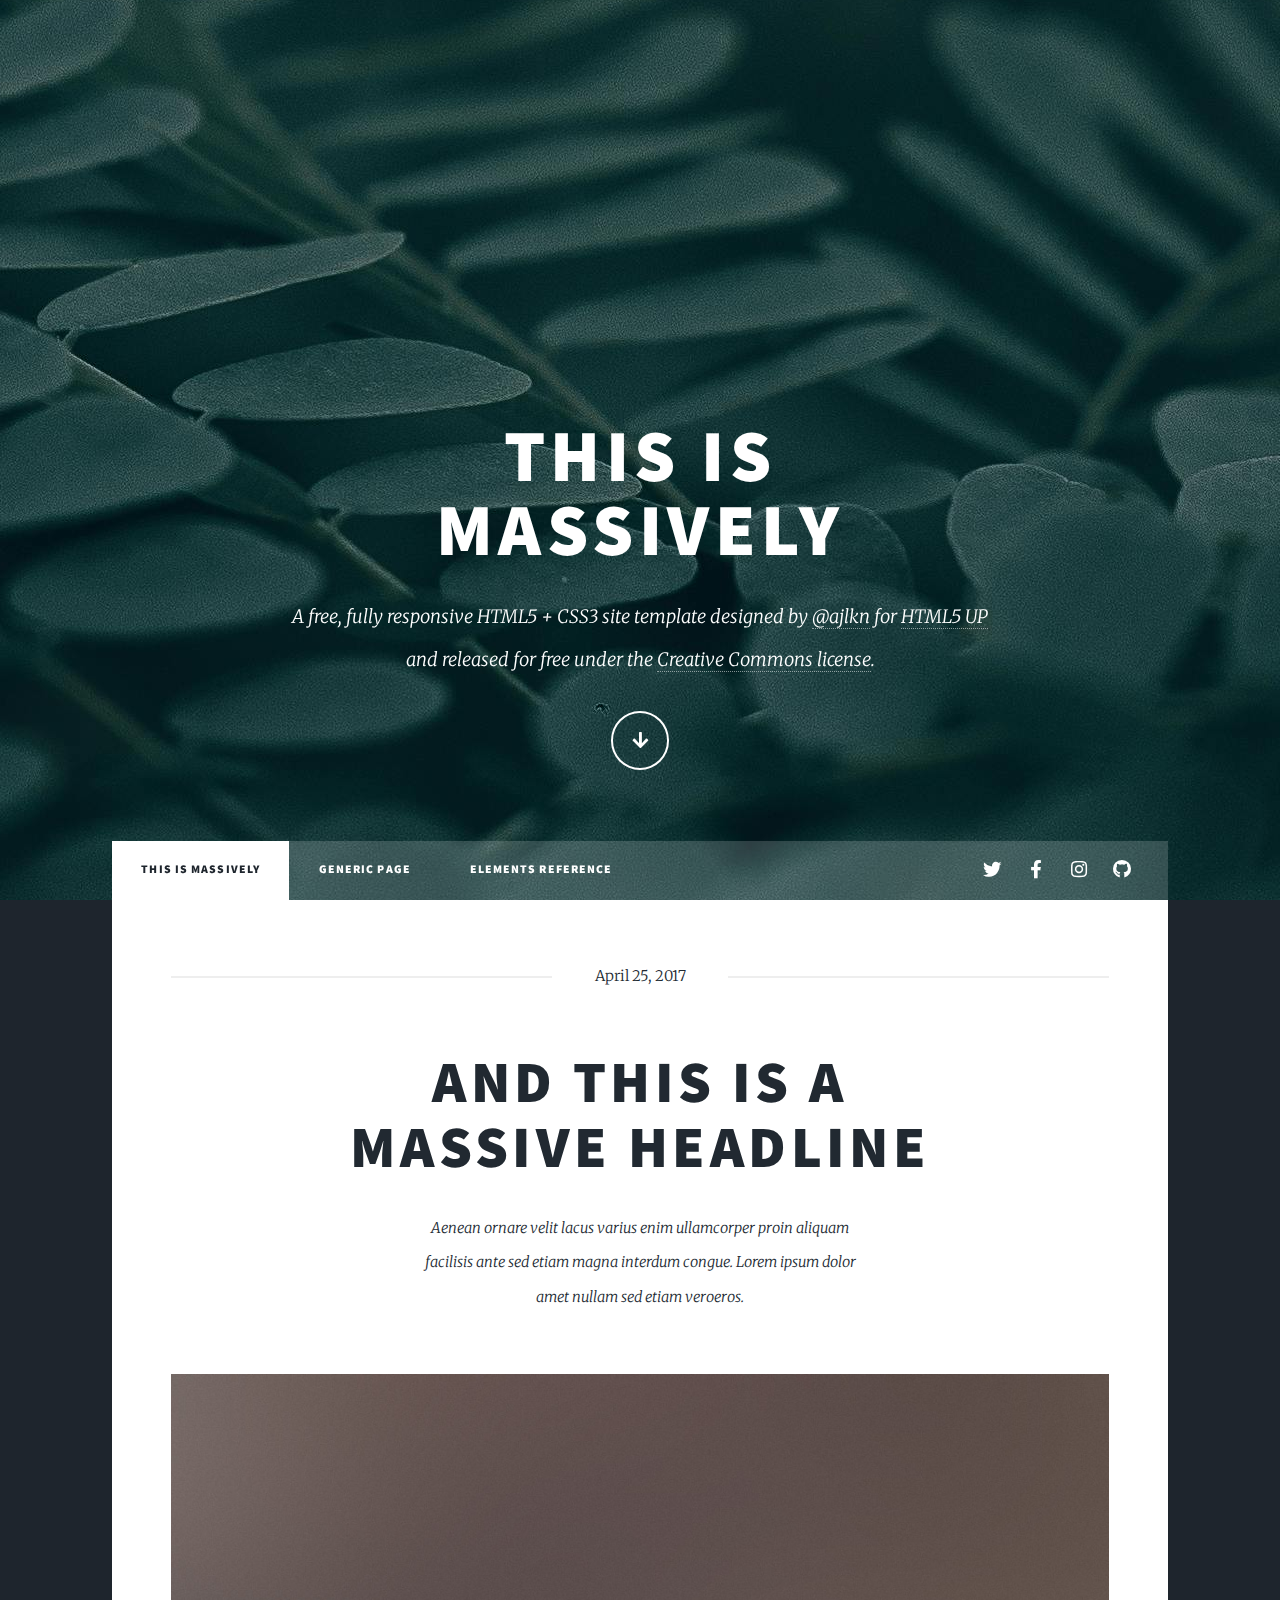
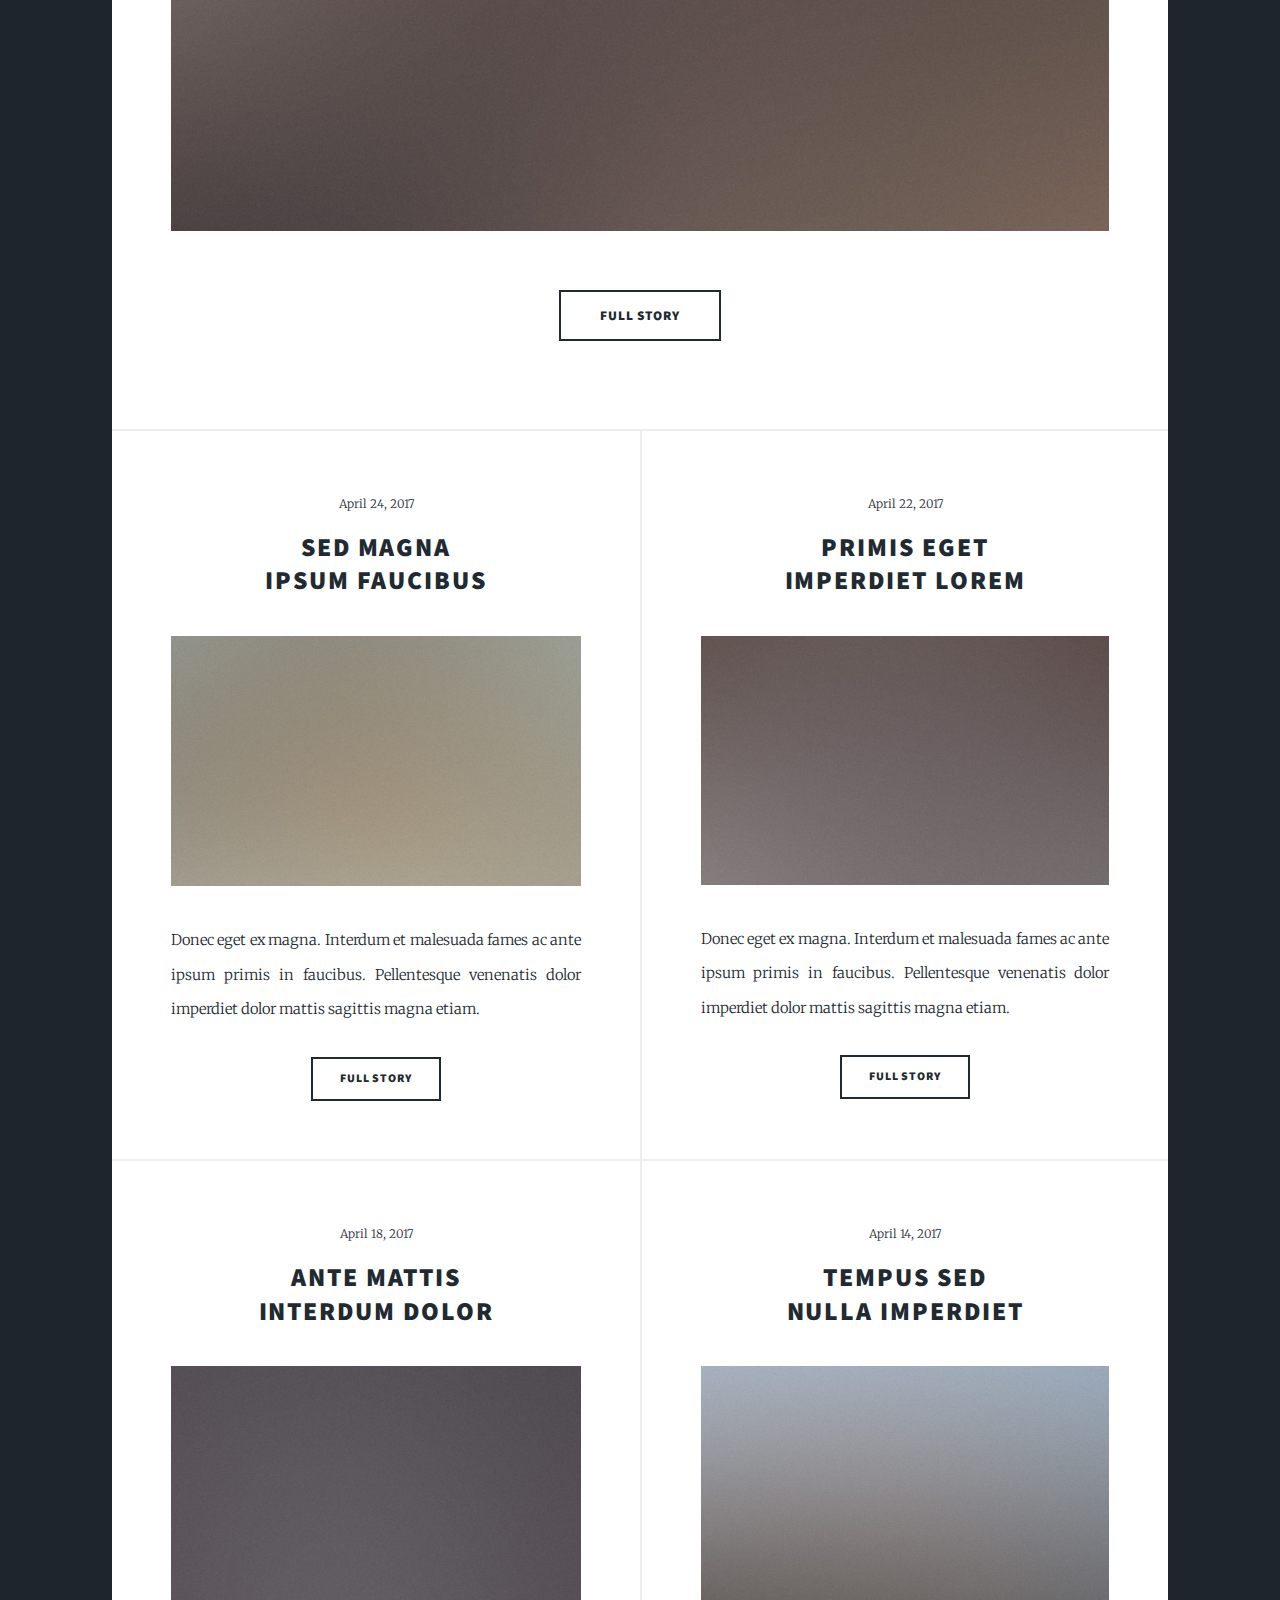
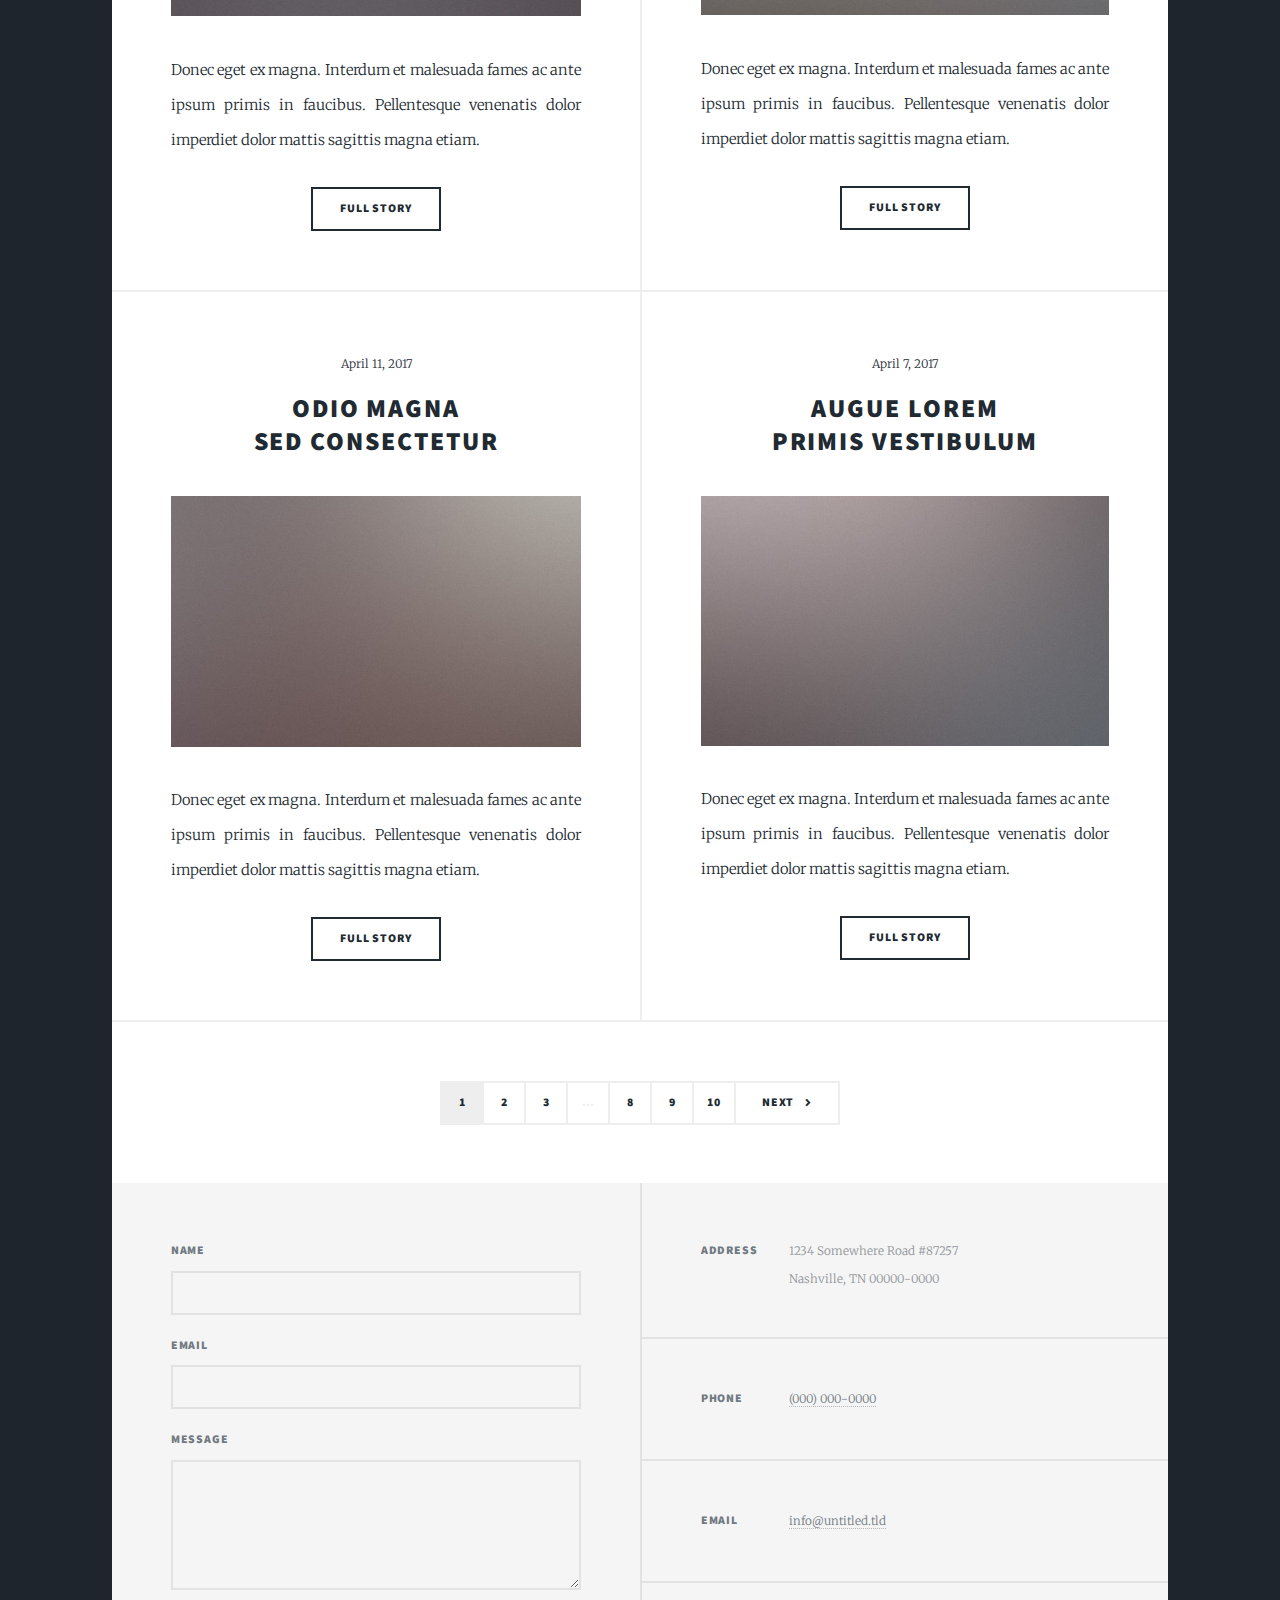
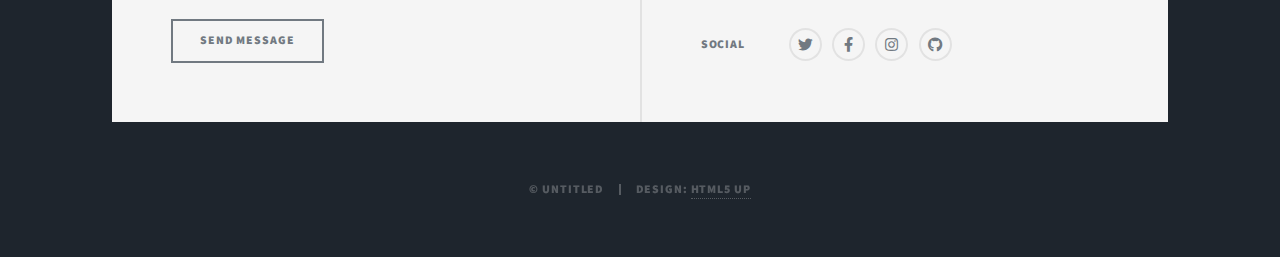
<file: index_1.html>
<!DOCTYPE HTML>
<!--
	Massively by HTML5 UP
	html5up.net | @ajlkn
	Free for personal and commercial use under the CCA 3.0 license (html5up.net/license)
-->
<html>
	<head>
		<title>Massively by HTML5 UP</title>
		<meta charset="utf-8" />
		<meta name="viewport" content="width=device-width, initial-scale=1, user-scalable=no" />
		<link rel="stylesheet" href="assets/css/main.css" />
		<noscript><link rel="stylesheet" href="assets/css/noscript.css" /></noscript>
	</head>
	<body class="is-preload">

		<!-- Wrapper -->
			<div id="wrapper" class="fade-in">

				<!-- Intro -->
					<div id="intro">
						<h1>This is<br />
						Massively</h1>
						<p>A free, fully responsive HTML5 + CSS3 site template designed by <a href="https://twitter.com/ajlkn">@ajlkn</a> for <a href="https://html5up.net">HTML5 UP</a><br />
						and released for free under the <a href="https://html5up.net/license">Creative Commons license</a>.</p>
						<ul class="actions">
							<li><a href="#header" class="button icon solid solo fa-arrow-down scrolly">Continue</a></li>
						</ul>
					</div>

				<!-- Header -->
					<header id="header">
						<a href="index.html" class="logo">Massively</a>
					</header>

				<!-- Nav -->
					<nav id="nav">
						<ul class="links">
							<li class="active"><a href="index.html">This is Massively</a></li>
							<li><a href="generic.html">Generic Page</a></li>
							<li><a href="elements.html">Elements Reference</a></li>
						</ul>
						<ul class="icons">
							<li><a href="#" class="icon brands fa-twitter"><span class="label">Twitter</span></a></li>
							<li><a href="#" class="icon brands fa-facebook-f"><span class="label">Facebook</span></a></li>
							<li><a href="#" class="icon brands fa-instagram"><span class="label">Instagram</span></a></li>
							<li><a href="#" class="icon brands fa-github"><span class="label">GitHub</span></a></li>
						</ul>
					</nav>

				<!-- Main -->
					<div id="main">

						<!-- Featured Post -->
							<article class="post featured">
								<header class="major">
									<span class="date">April 25, 2017</span>
									<h2><a href="#">And this is a<br />
									massive headline</a></h2>
									<p>Aenean ornare velit lacus varius enim ullamcorper proin aliquam<br />
									facilisis ante sed etiam magna interdum congue. Lorem ipsum dolor<br />
									amet nullam sed etiam veroeros.</p>
								</header>
								<a href="#" class="image main"><img src="images/pic01.jpg" alt="" /></a>
								<ul class="actions special">
									<li><a href="#" class="button large">Full Story</a></li>
								</ul>
							</article>

						<!-- Posts -->
							<section class="posts">
								<article>
									<header>
										<span class="date">April 24, 2017</span>
										<h2><a href="#">Sed magna<br />
										ipsum faucibus</a></h2>
									</header>
									<a href="#" class="image fit"><img src="images/pic02.jpg" alt="" /></a>
									<p>Donec eget ex magna. Interdum et malesuada fames ac ante ipsum primis in faucibus. Pellentesque venenatis dolor imperdiet dolor mattis sagittis magna etiam.</p>
									<ul class="actions special">
										<li><a href="#" class="button">Full Story</a></li>
									</ul>
								</article>
								<article>
									<header>
										<span class="date">April 22, 2017</span>
										<h2><a href="#">Primis eget<br />
										imperdiet lorem</a></h2>
									</header>
									<a href="#" class="image fit"><img src="images/pic03.jpg" alt="" /></a>
									<p>Donec eget ex magna. Interdum et malesuada fames ac ante ipsum primis in faucibus. Pellentesque venenatis dolor imperdiet dolor mattis sagittis magna etiam.</p>
									<ul class="actions special">
										<li><a href="#" class="button">Full Story</a></li>
									</ul>
								</article>
								<article>
									<header>
										<span class="date">April 18, 2017</span>
										<h2><a href="#">Ante mattis<br />
										interdum dolor</a></h2>
									</header>
									<a href="#" class="image fit"><img src="images/pic04.jpg" alt="" /></a>
									<p>Donec eget ex magna. Interdum et malesuada fames ac ante ipsum primis in faucibus. Pellentesque venenatis dolor imperdiet dolor mattis sagittis magna etiam.</p>
									<ul class="actions special">
										<li><a href="#" class="button">Full Story</a></li>
									</ul>
								</article>
								<article>
									<header>
										<span class="date">April 14, 2017</span>
										<h2><a href="#">Tempus sed<br />
										nulla imperdiet</a></h2>
									</header>
									<a href="#" class="image fit"><img src="images/pic05.jpg" alt="" /></a>
									<p>Donec eget ex magna. Interdum et malesuada fames ac ante ipsum primis in faucibus. Pellentesque venenatis dolor imperdiet dolor mattis sagittis magna etiam.</p>
									<ul class="actions special">
										<li><a href="#" class="button">Full Story</a></li>
									</ul>
								</article>
								<article>
									<header>
										<span class="date">April 11, 2017</span>
										<h2><a href="#">Odio magna<br />
										sed consectetur</a></h2>
									</header>
									<a href="#" class="image fit"><img src="images/pic06.jpg" alt="" /></a>
									<p>Donec eget ex magna. Interdum et malesuada fames ac ante ipsum primis in faucibus. Pellentesque venenatis dolor imperdiet dolor mattis sagittis magna etiam.</p>
									<ul class="actions special">
										<li><a href="#" class="button">Full Story</a></li>
									</ul>
								</article>
								<article>
									<header>
										<span class="date">April 7, 2017</span>
										<h2><a href="#">Augue lorem<br />
										primis vestibulum</a></h2>
									</header>
									<a href="#" class="image fit"><img src="images/pic07.jpg" alt="" /></a>
									<p>Donec eget ex magna. Interdum et malesuada fames ac ante ipsum primis in faucibus. Pellentesque venenatis dolor imperdiet dolor mattis sagittis magna etiam.</p>
									<ul class="actions special">
										<li><a href="#" class="button">Full Story</a></li>
									</ul>
								</article>
							</section>

						<!-- Footer -->
							<footer>
								<div class="pagination">
									<!--<a href="#" class="previous">Prev</a>-->
									<a href="#" class="page active">1</a>
									<a href="#" class="page">2</a>
									<a href="#" class="page">3</a>
									<span class="extra">&hellip;</span>
									<a href="#" class="page">8</a>
									<a href="#" class="page">9</a>
									<a href="#" class="page">10</a>
									<a href="#" class="next">Next</a>
								</div>
							</footer>

					</div>

				<!-- Footer -->
					<footer id="footer">
						<section>
							<form method="post" action="#">
								<div class="fields">
									<div class="field">
										<label for="name">Name</label>
										<input type="text" name="name" id="name" />
									</div>
									<div class="field">
										<label for="email">Email</label>
										<input type="text" name="email" id="email" />
									</div>
									<div class="field">
										<label for="message">Message</label>
										<textarea name="message" id="message" rows="3"></textarea>
									</div>
								</div>
								<ul class="actions">
									<li><input type="submit" value="Send Message" /></li>
								</ul>
							</form>
						</section>
						<section class="split contact">
							<section class="alt">
								<h3>Address</h3>
								<p>1234 Somewhere Road #87257<br />
								Nashville, TN 00000-0000</p>
							</section>
							<section>
								<h3>Phone</h3>
								<p><a href="#">(000) 000-0000</a></p>
							</section>
							<section>
								<h3>Email</h3>
								<p><a href="#">info@untitled.tld</a></p>
							</section>
							<section>
								<h3>Social</h3>
								<ul class="icons alt">
									<li><a href="#" class="icon brands alt fa-twitter"><span class="label">Twitter</span></a></li>
									<li><a href="#" class="icon brands alt fa-facebook-f"><span class="label">Facebook</span></a></li>
									<li><a href="#" class="icon brands alt fa-instagram"><span class="label">Instagram</span></a></li>
									<li><a href="#" class="icon brands alt fa-github"><span class="label">GitHub</span></a></li>
								</ul>
							</section>
						</section>
					</footer>

				<!-- Copyright -->
					<div id="copyright">
						<ul><li>&copy; Untitled</li><li>Design: <a href="https://html5up.net">HTML5 UP</a></li></ul>
					</div>

			</div>

		<!-- Scripts -->
			<script src="assets/js/jquery.min.js"></script>
			<script src="assets/js/jquery.scrollex.min.js"></script>
			<script src="assets/js/jquery.scrolly.min.js"></script>
			<script src="assets/js/browser.min.js"></script>
			<script src="assets/js/breakpoints.min.js"></script>
			<script src="assets/js/util.js"></script>
			<script src="assets/js/main.js"></script>

	</body>
</html>
</file>
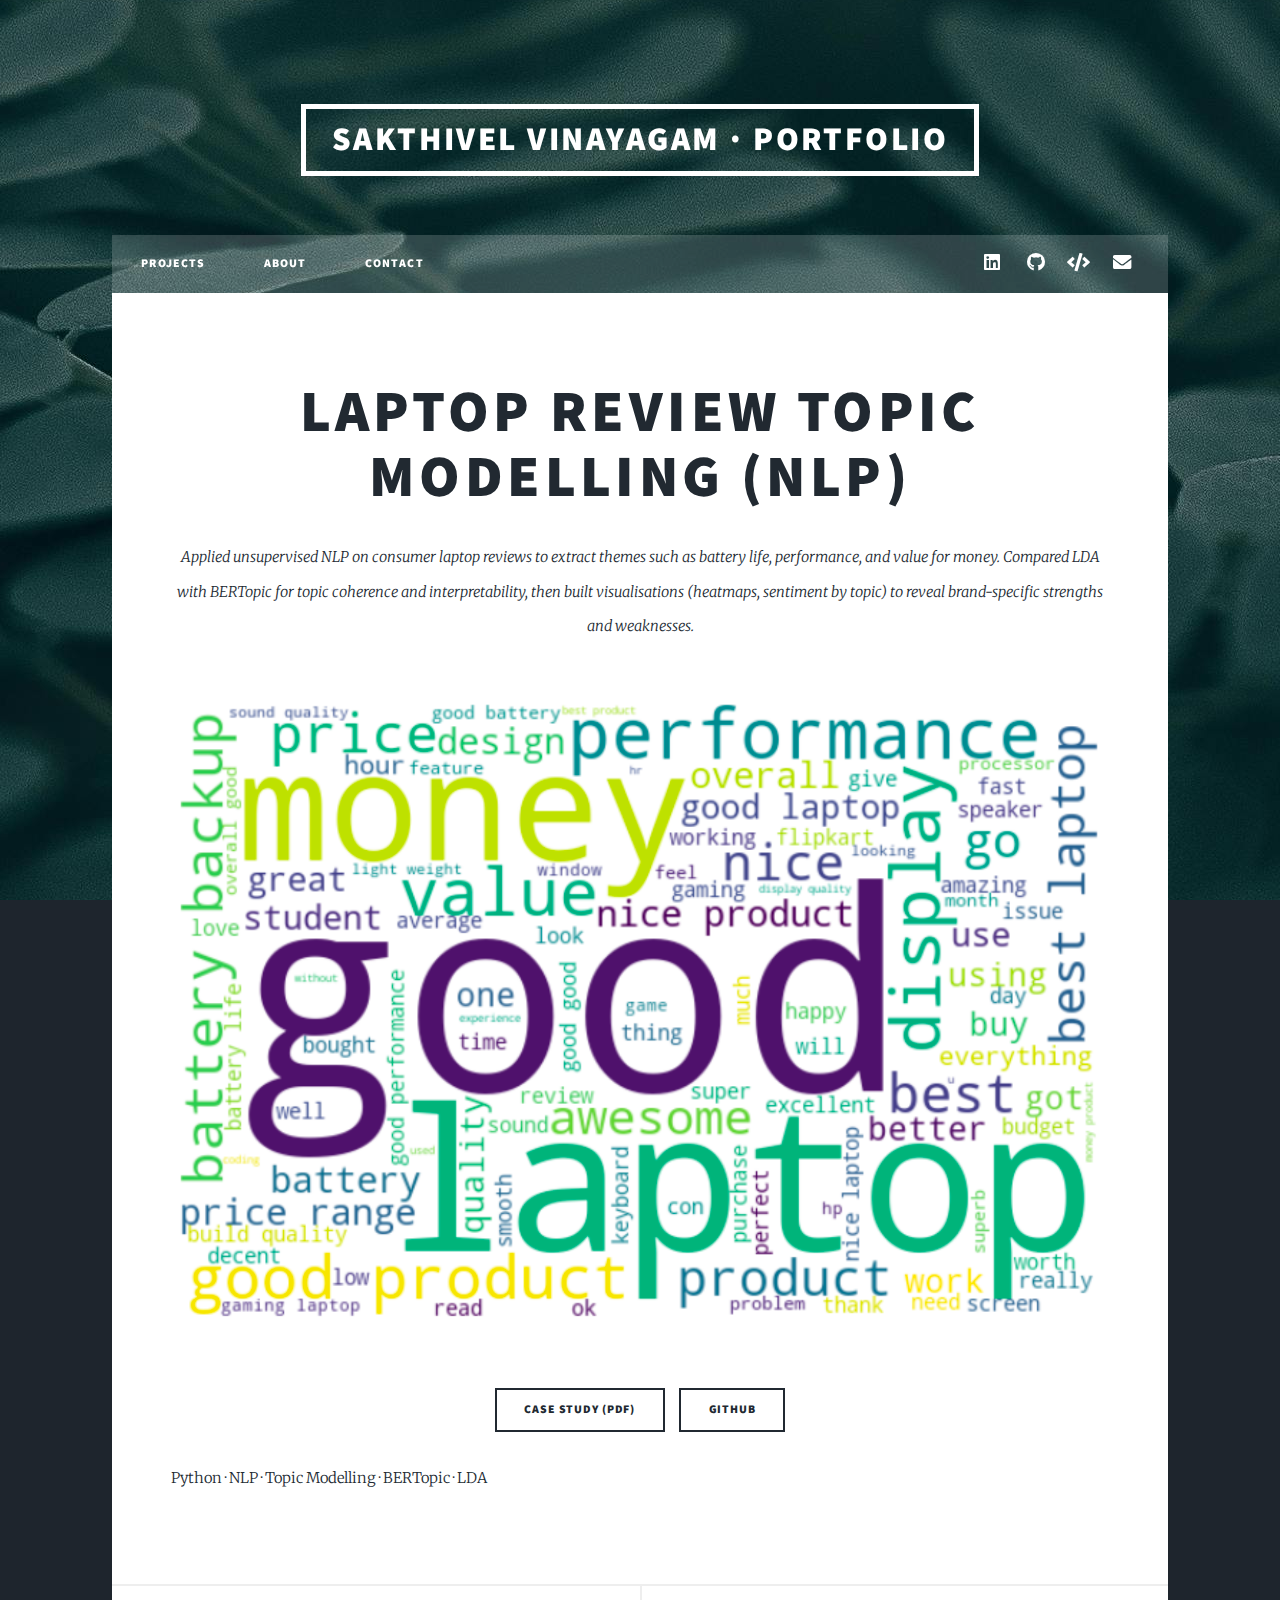
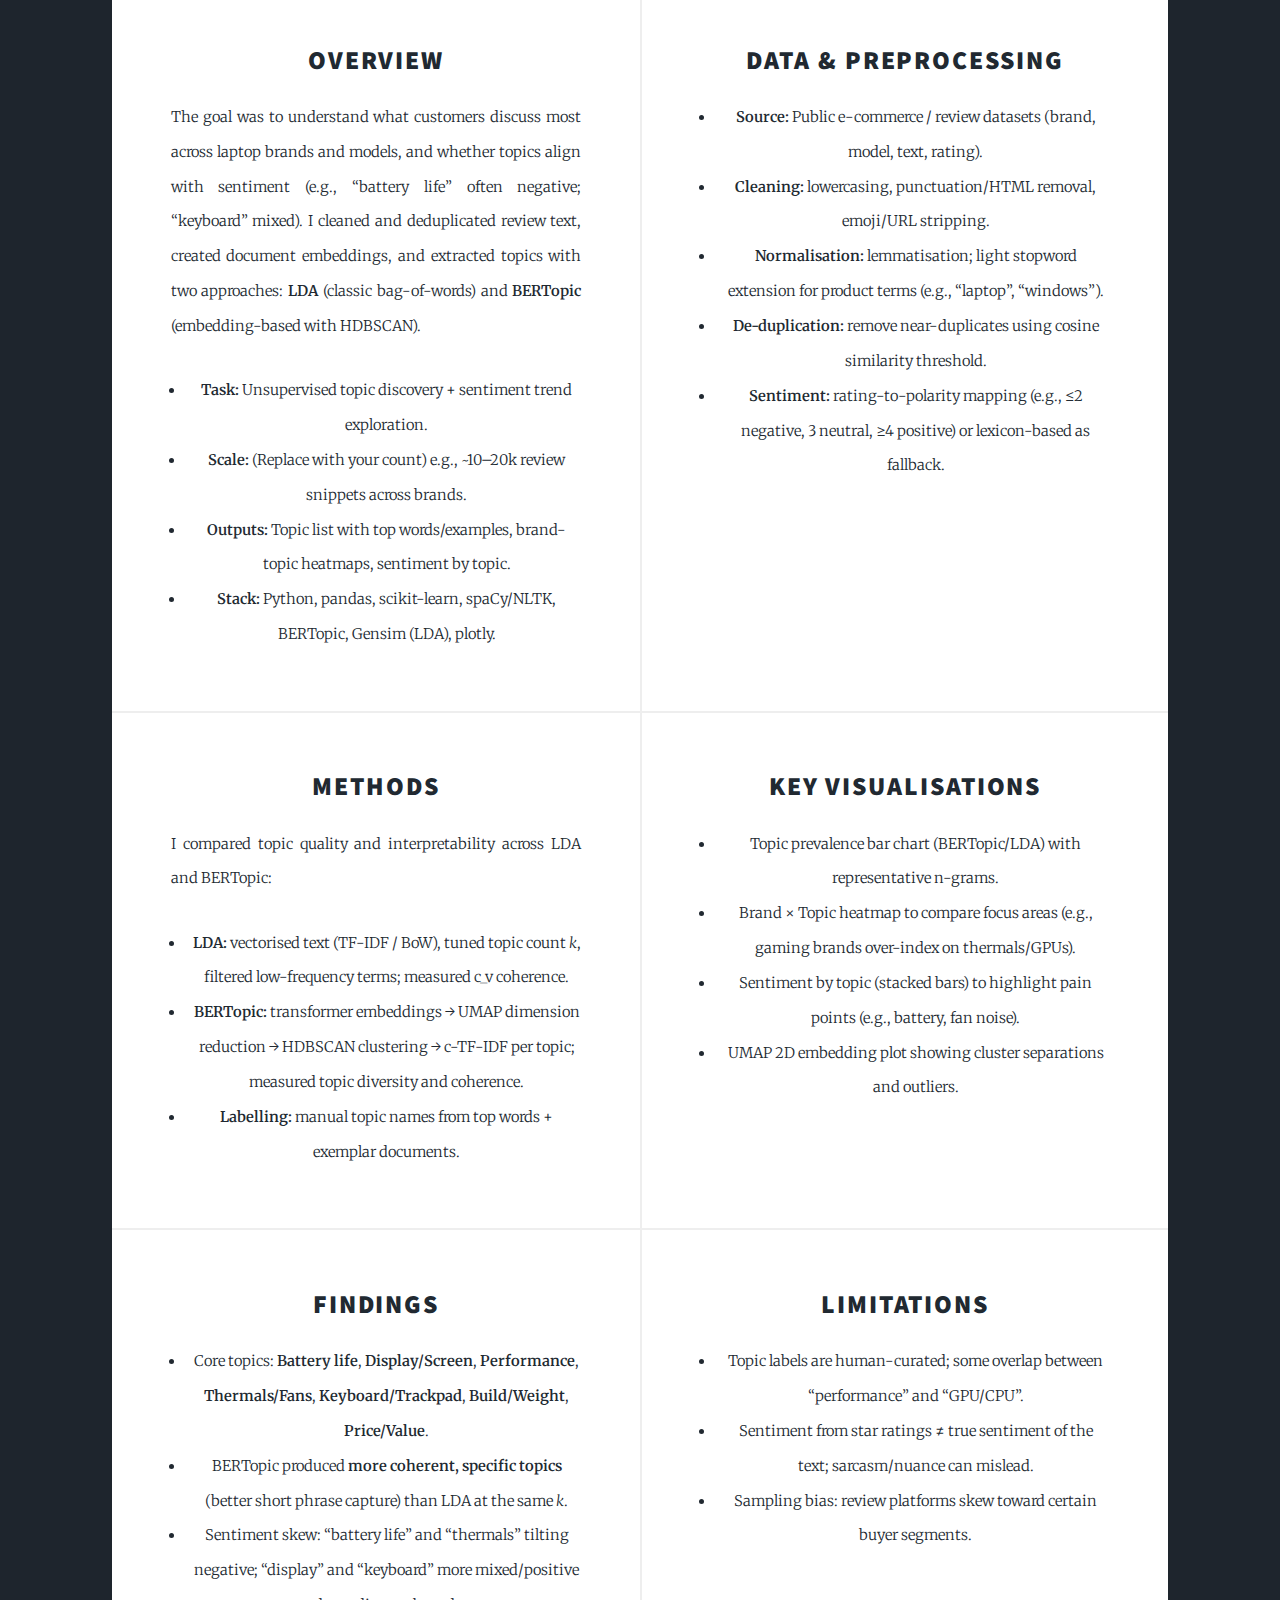
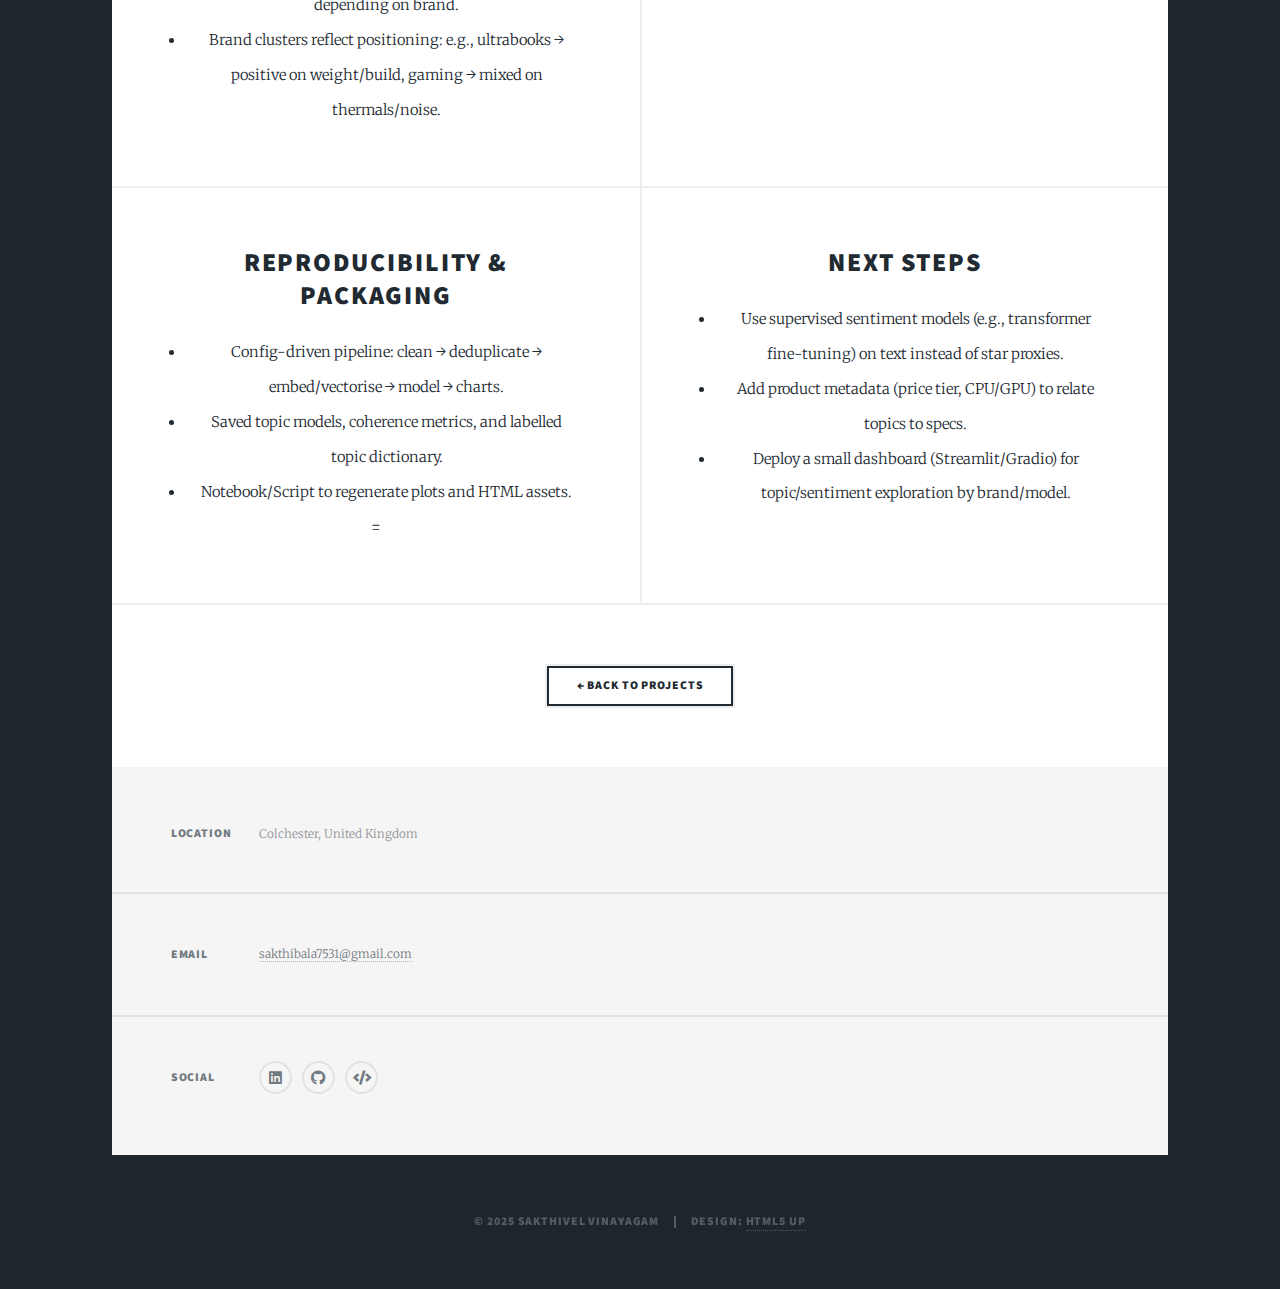
<file: laptop-topics.html>
<!DOCTYPE HTML>
<html>
  <head>
    <title>Laptop Review Topic Modelling (NLP) | SV Portfolio</title>
    <meta charset="utf-8" />
    <meta name="viewport" content="width=device-width, initial-scale=1, user-scalable=no" />
    <link rel="stylesheet" href="assets/css/main.css" />
    <noscript><link rel="stylesheet" href="assets/css/noscript.css" /></noscript>
  </head>
  <body class="is-preload">
    <div id="wrapper" class="fade-in">

      <!-- Header -->
      <header id="header">
        <a href="index.html#projects" class="logo">Sakthivel Vinayagam · Portfolio</a>
      </header>

      <!-- Nav -->
      <nav id="nav">
        <ul class="links">
          <li><a href="index.html#projects">Projects</a></li>
          <li><a href="index.html#about">About</a></li>
          <li><a href="index.html#contact">Contact</a></li>
        </ul>
        <ul class="icons">
          <li><a href="https://www.linkedin.com/in/sakthivel-vinayagam" class="icon brands fa-linkedin" target="_blank" rel="noopener"><span class="label">LinkedIn</span></a></li>
          <li><a href="https://github.com/SakthivelVinayagam" class="icon brands fa-github" target="_blank" rel="noopener"><span class="label">GitHub</span></a></li>
          <li><a href="https://leetcode.com/u/Sakthi7531/" class="icon solid fa-code" target="_blank" rel="noopener"><span class="label">LeetCode</span></a></li>
          <li><a href="mailto:sakthibala7531@gmail.com" class="icon solid fa-envelope"><span class="label">Email</span></a></li>
        </ul>
      </nav>

      <!-- Main -->
      <div id="main">

        <!-- Hero -->
        <article class="post featured">
          <header class="major">
            <h2>Laptop Review Topic Modelling (NLP)</h2>
            <p>
              Applied unsupervised NLP on consumer laptop reviews to extract themes such as battery life, performance, and value for money. 
              Compared LDA with BERTopic for topic coherence and interpretability, then built visualisations (heatmaps, sentiment by topic) to reveal brand-specific strengths and weaknesses.
            </p>
          </header>

          <!-- Banner image (replace) -->
          <a class="image main">
            <img src="images/Laptop_topics.png" alt="Laptop topic modelling banner" />
          </a>

          <!-- CTAs -->
          <ul class="actions special">
            <li><a href="docs/laptop_topics_report.pdf" class="button" target="_blank" rel="noopener">Case Study (PDF)</a></li>
            <li><a href="https://github.com/SakthivelVinayagam/laptop-reviews-topic-modelling" class="button" target="_blank" rel="noopener">GitHub</a></li>
          </ul>

          <p class="tags">Python · NLP · Topic Modelling · BERTopic · LDA</p>

        </article>

        <!-- Content -->
        <section class="posts">

          <!-- Overview -->
          <article id="overview">
            <header><h2>Overview</h2></header>
            <p>
              The goal was to understand what customers discuss most across laptop brands and models, and whether
              topics align with sentiment (e.g., “battery life” often negative; “keyboard” mixed). I cleaned and
              deduplicated review text, created document embeddings, and extracted topics with two approaches:
              <strong>LDA</strong> (classic bag-of-words) and <strong>BERTopic</strong> (embedding-based with HDBSCAN).
            </p>
            <ul>
              <li><strong>Task:</strong> Unsupervised topic discovery + sentiment trend exploration.</li>
              <li><strong>Scale:</strong> (Replace with your count) e.g., ~10–20k review snippets across brands.</li>
              <li><strong>Outputs:</strong> Topic list with top words/examples, brand-topic heatmaps, sentiment by topic.</li>
              <li><strong>Stack:</strong> Python, pandas, scikit-learn, spaCy/NLTK, BERTopic, Gensim (LDA), plotly.</li>
            </ul>
          </article>

          <!-- Data -->
          <article id="data">
            <header><h2>Data & Preprocessing</h2></header>
            <ul>
              <li><strong>Source:</strong> Public e-commerce / review datasets (brand, model, text, rating).</li>
              <li><strong>Cleaning:</strong> lowercasing, punctuation/HTML removal, emoji/URL stripping.</li>
              <li><strong>Normalisation:</strong> lemmatisation; light stopword extension for product terms (e.g., “laptop”, “windows”).</li>
              <li><strong>De-duplication:</strong> remove near-duplicates using cosine similarity threshold.</li>
              <li><strong>Sentiment:</strong> rating-to-polarity mapping (e.g., ≤2 negative, 3 neutral, ≥4 positive) or lexicon-based as fallback.</li>
            </ul>
          </article>

          <!-- Methods -->
          <article id="method">
            <header><h2>Methods</h2></header>
            <p>
              I compared topic quality and interpretability across LDA and BERTopic:
            </p>
            <ul>
              <li><strong>LDA:</strong> vectorised text (TF-IDF / BoW), tuned topic count <em>k</em>, filtered low-frequency terms; measured c_v coherence.</li>
              <li><strong>BERTopic:</strong> transformer embeddings → UMAP dimension reduction → HDBSCAN clustering → c-TF-IDF per topic; measured topic diversity and coherence.</li>
              <li><strong>Labelling:</strong> manual topic names from top words + exemplar documents.</li>
            </ul>
            
          </article>

          <!-- Visuals -->
          <article id="viz">
            <header><h2>Key Visualisations</h2></header>
            <ul>
              <li>Topic prevalence bar chart (BERTopic/LDA) with representative n-grams.</li>
              <li>Brand × Topic heatmap to compare focus areas (e.g., gaming brands over-index on thermals/GPUs).</li>
              <li>Sentiment by topic (stacked bars) to highlight pain points (e.g., battery, fan noise).</li>
              <li>UMAP 2D embedding plot showing cluster separations and outliers.</li>
            </ul>
            
          </article>

          <!-- Results -->
          <article id="results">
            <header><h2>Findings</h2></header>
            <ul>
              <li>Core topics: <strong>Battery life</strong>, <strong>Display/Screen</strong>, <strong>Performance</strong>, <strong>Thermals/Fans</strong>, <strong>Keyboard/Trackpad</strong>, <strong>Build/Weight</strong>, <strong>Price/Value</strong>.</li>
              <li>BERTopic produced <strong>more coherent, specific topics</strong> (better short phrase capture) than LDA at the same <em>k</em>.</li>
              <li>Sentiment skew: “battery life” and “thermals” tilting negative; “display” and “keyboard” more mixed/positive depending on brand.</li>
              <li>Brand clusters reflect positioning: e.g., ultrabooks → positive on weight/build, gaming → mixed on thermals/noise.</li>
            </ul>
          </article>

          <!-- Limitations -->
          <article id="limits">
            <header><h2>Limitations</h2></header>
            <ul>
              <li>Topic labels are human-curated; some overlap between “performance” and “GPU/CPU”.</li>
              <li>Sentiment from star ratings ≠ true sentiment of the text; sarcasm/nuance can mislead.</li>
              <li>Sampling bias: review platforms skew toward certain buyer segments.</li>
            </ul>
          </article>

          <!-- Reproducibility -->
          <article id="repro">
            <header><h2>Reproducibility & Packaging</h2></header>
            <ul>
              <li>Config-driven pipeline: clean → deduplicate → embed/vectorise → model → charts.</li>
              <li>Saved topic models, coherence metrics, and labelled topic dictionary.</li>
              <li>Notebook/Script to regenerate plots and HTML assets.</li>
            </ul>
=
          </article>

          <!-- Next steps -->
          <article id="next">
            <header><h2>Next Steps</h2></header>
            <ul>
              <li>Use supervised sentiment models (e.g., transformer fine-tuning) on text instead of star proxies.</li>
              <li>Add product metadata (price tier, CPU/GPU) to relate topics to specs.</li>
              <li>Deploy a small dashboard (Streamlit/Gradio) for topic/sentiment exploration by brand/model.</li>
            </ul>
          </article>

        </section>

        <!-- Back -->
        <footer>
          <div class="pagination">
            <a href="index.html#projects" class="button">← Back to Projects</a>
          </div>
        </footer>

      </div><!-- /#main -->

      <!-- Footer -->
      <footer id="footer">
        <section class="split contact">
          <section class="alt"><h3>Location</h3><p>Colchester, United Kingdom</p></section>
          <section><h3>Email</h3><p><a href="mailto:sakthibala7531@gmail.com">sakthibala7531@gmail.com</a></p></section>
          <section>
            <h3>Social</h3>
            <ul class="icons alt">
              <li><a href="https://www.linkedin.com/in/sakthivel-vinayagam" class="icon brands alt fa-linkedin" target="_blank" rel="noopener"></a></li>
              <li><a href="https://github.com/SakthivelVinayagam" class="icon brands alt fa-github" target="_blank" rel="noopener"></a></li>
              <li><a href="https://leetcode.com/u/Sakthi7531/" class="icon solid alt fa-code" target="_blank" rel="noopener"></a></li>
            </ul>
          </section>
        </section>
      </footer>

      <div id="copyright">
        <ul><li>&copy; 2025 Sakthivel Vinayagam</li><li>Design: <a href="https://html5up.net" target="_blank" rel="noopener">HTML5 UP</a></li></ul>
      </div>
    </div>

    <!-- Scripts -->
    <script src="assets/js/jquery.min.js"></script>
    <script src="assets/js/jquery.scrollex.min.js"></script>
    <script src="assets/js/jquery.scrolly.min.js"></script>
    <script src="assets/js/browser.min.js"></script>
    <script src="assets/js/breakpoints.min.js"></script>
    <script src="assets/js/util.js"></script>
    <script src="assets/js/main.js"></script>
  </body>
</html>
</file>
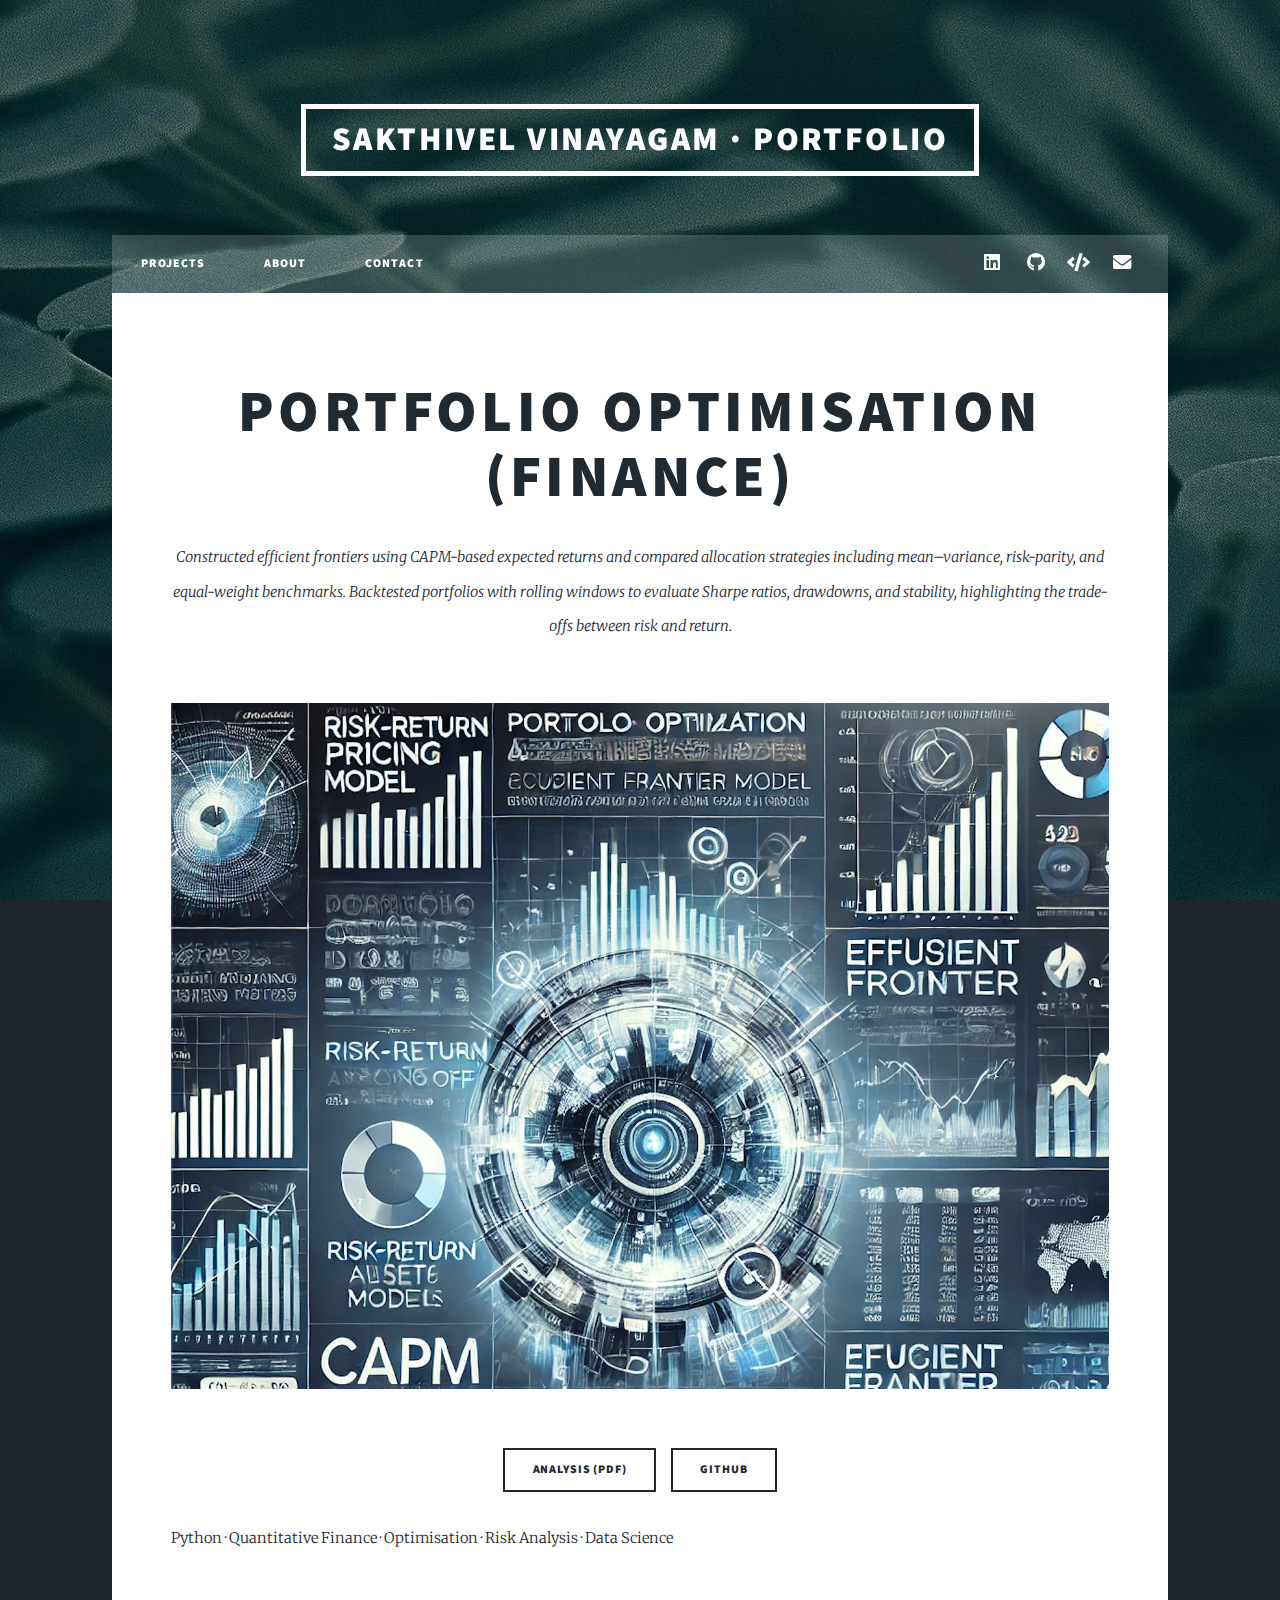
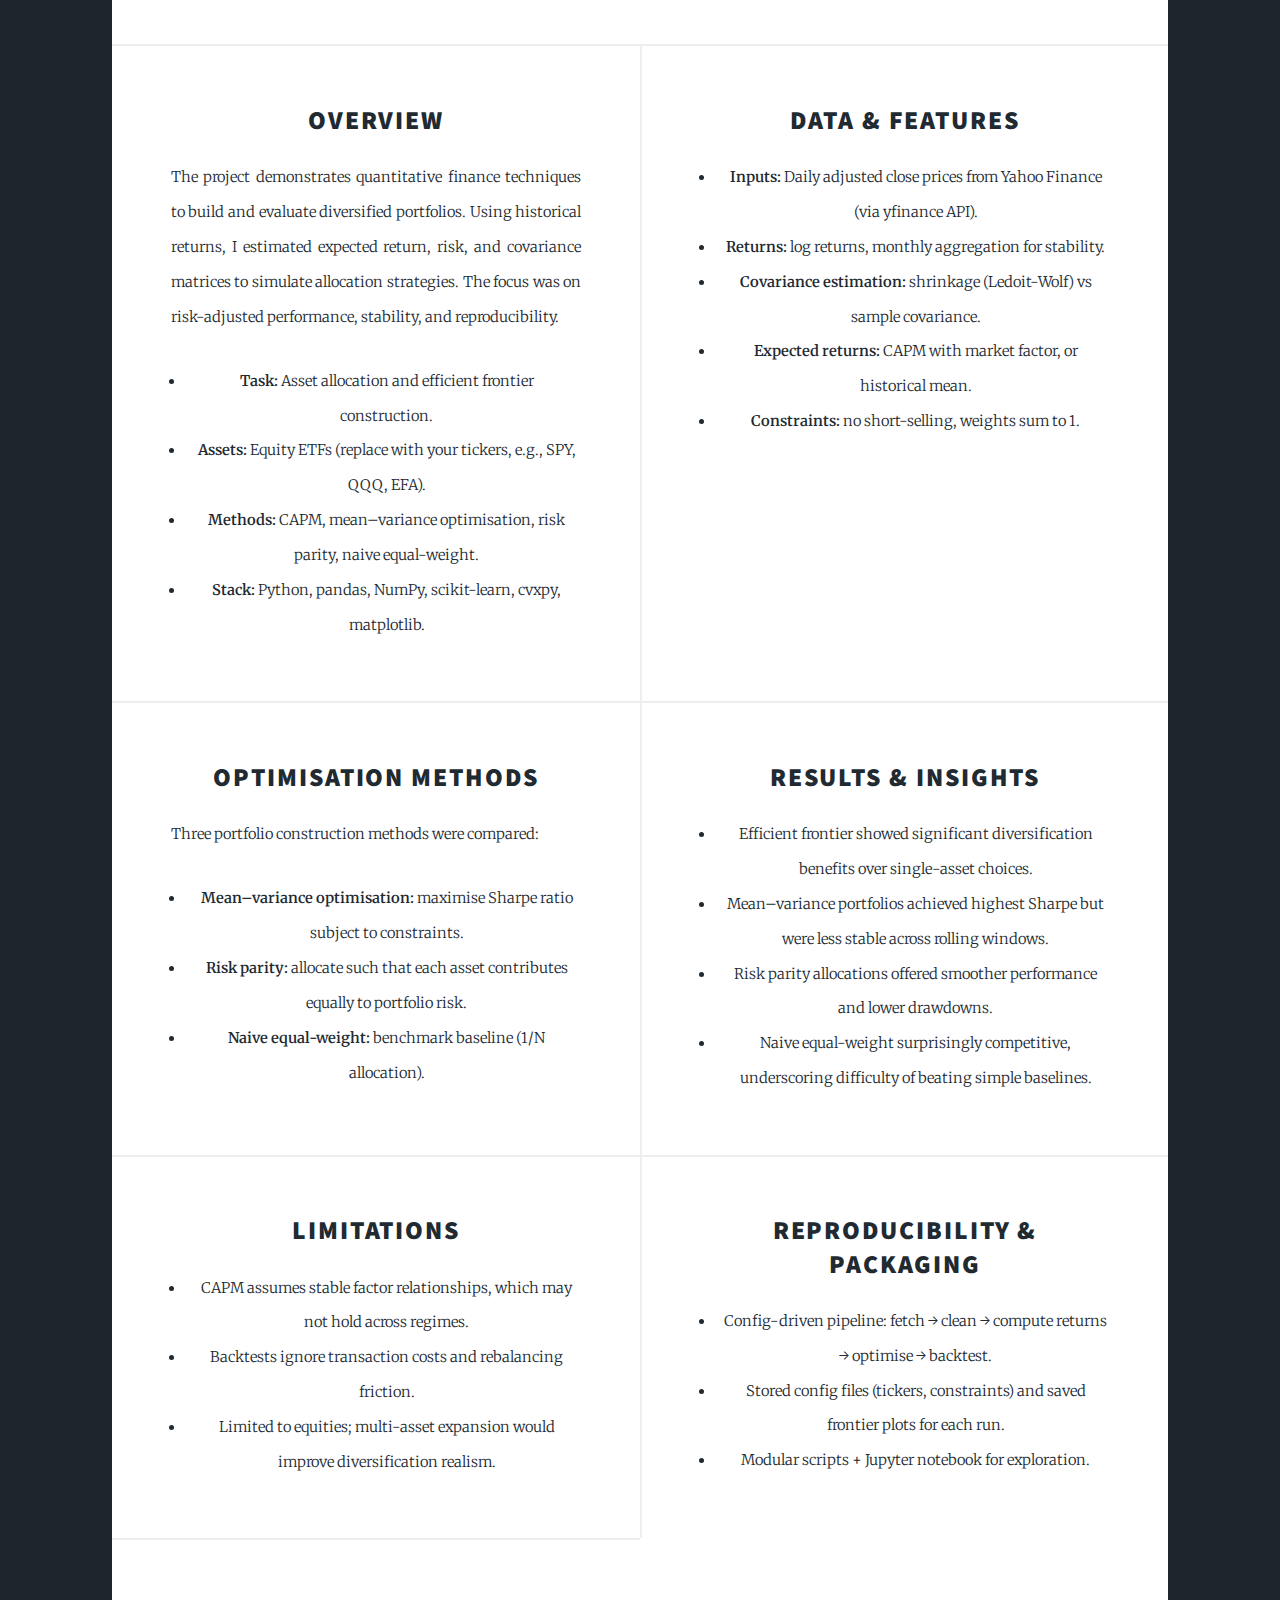
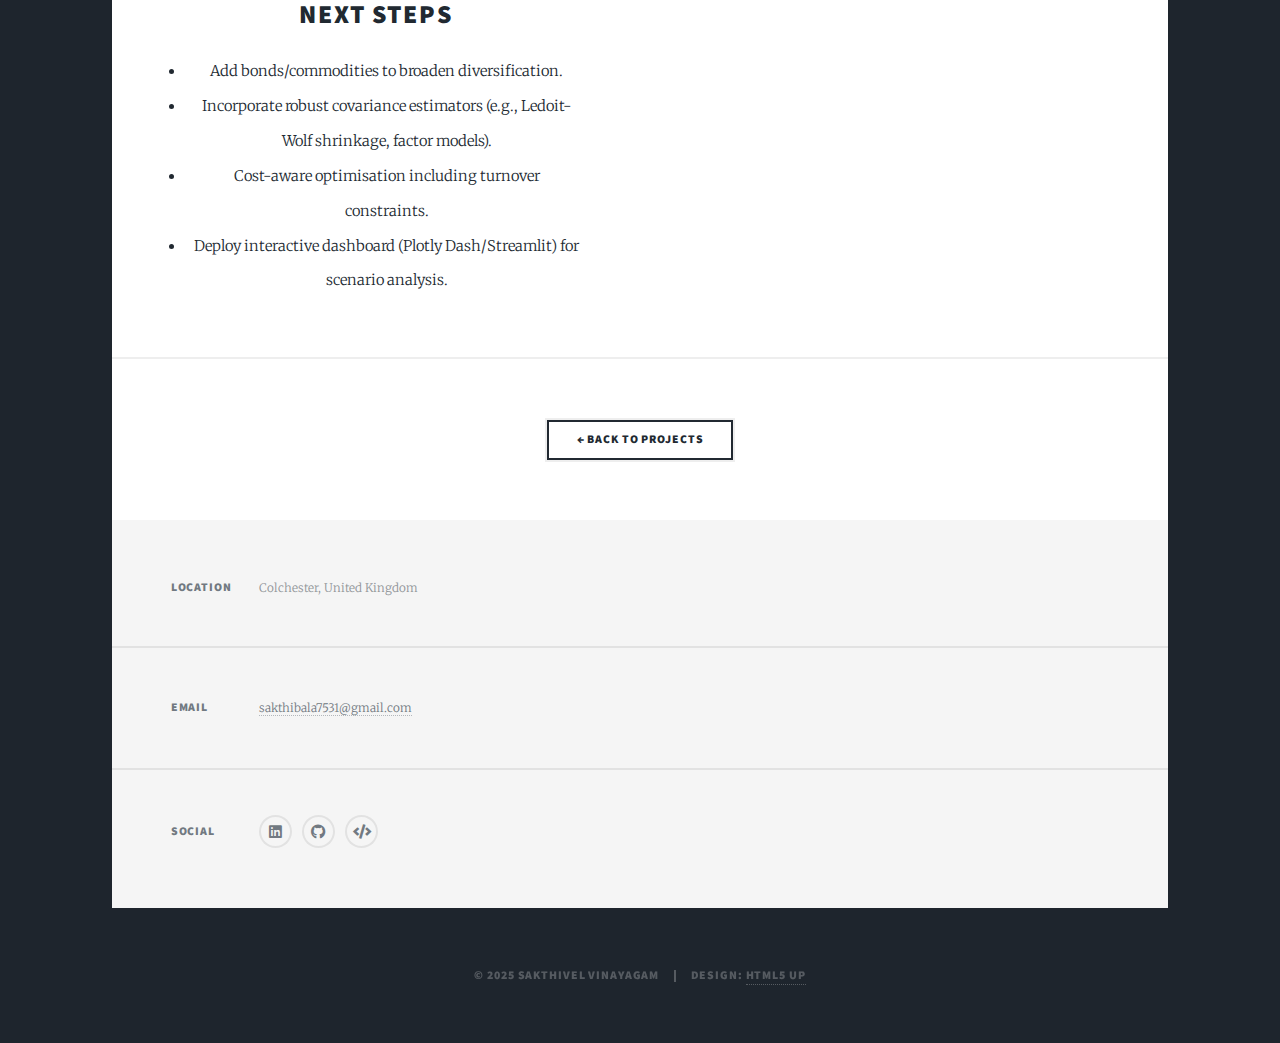
<file: portfolio-optimisation.html>
<!DOCTYPE HTML>
<html>
  <head>
    <title>Portfolio Optimisation (Finance) | SV Portfolio</title>
    <meta charset="utf-8" />
    <meta name="viewport" content="width=device-width, initial-scale=1, user-scalable=no" />
    <link rel="stylesheet" href="assets/css/main.css" />
    <noscript><link rel="stylesheet" href="assets/css/noscript.css" /></noscript>
  </head>
  <body class="is-preload">
    <div id="wrapper" class="fade-in">

      <!-- Header -->
      <header id="header">
        <a href="index.html#projects" class="logo">Sakthivel Vinayagam · Portfolio</a>
      </header>

      <!-- Nav -->
      <nav id="nav">
        <ul class="links">
          <li><a href="index.html#projects">Projects</a></li>
          <li><a href="index.html#about">About</a></li>
          <li><a href="index.html#contact">Contact</a></li>
        </ul>
        <ul class="icons">
          <li><a href="https://www.linkedin.com/in/sakthivel-vinayagam" class="icon brands fa-linkedin" target="_blank" rel="noopener"><span class="label">LinkedIn</span></a></li>
          <li><a href="https://github.com/SakthivelVinayagam" class="icon brands fa-github" target="_blank" rel="noopener"><span class="label">GitHub</span></a></li>
          <li><a href="https://leetcode.com/u/Sakthi7531/" class="icon solid fa-code" target="_blank" rel="noopener"><span class="label">LeetCode</span></a></li>
          <li><a href="mailto:sakthibala7531@gmail.com" class="icon solid fa-envelope"><span class="label">Email</span></a></li>
        </ul>
      </nav>

      <!-- Main -->
      <div id="main">

        <!-- Hero -->
        <article class="post featured">
          <header class="major">
            <h2>Portfolio Optimisation (Finance)</h2>
            <p>
              Constructed efficient frontiers using CAPM-based expected returns and compared allocation strategies including
              mean–variance, risk-parity, and equal-weight benchmarks. Backtested portfolios with rolling windows to evaluate
              Sharpe ratios, drawdowns, and stability, highlighting the trade-offs between risk and return.
            </p>
          </header>

          <!-- Banner image (replace) -->
          <a class="image main">
            <img src="images/Portfolio_optimisation.png" alt="Portfolio optimisation banner" />
          </a>

          <!-- CTAs -->
          <ul class="actions special">
            <li><a href="docs/portfolio_optimisation_report.pdf" class="button" target="_blank" rel="noopener">Analysis (PDF)</a></li>
            <li><a href="https://github.com/SakthivelVinayagam/portfolio-optimisation-capm" class="button" target="_blank" rel="noopener">GitHub</a></li>
          </ul>

          <p class="tags">Python · Quantitative Finance · Optimisation · Risk Analysis · Data Science</p>

        </article>

        <!-- Content -->
        <section class="posts">

          <!-- Overview -->
          <article id="overview">
            <header><h2>Overview</h2></header>
            <p>
              The project demonstrates quantitative finance techniques to build and evaluate diversified portfolios.
              Using historical returns, I estimated expected return, risk, and covariance matrices to simulate
              allocation strategies. The focus was on risk-adjusted performance, stability, and reproducibility.
            </p>
            <ul>
              <li><strong>Task:</strong> Asset allocation and efficient frontier construction.</li>
              <li><strong>Assets:</strong> Equity ETFs (replace with your tickers, e.g., SPY, QQQ, EFA).</li>
              <li><strong>Methods:</strong> CAPM, mean–variance optimisation, risk parity, naive equal-weight.</li>
              <li><strong>Stack:</strong> Python, pandas, NumPy, scikit-learn, cvxpy, matplotlib.</li>
            </ul>
          </article>

          <!-- Data -->
          <article id="data">
            <header><h2>Data & Features</h2></header>
            <ul>
              <li><strong>Inputs:</strong> Daily adjusted close prices from Yahoo Finance (via yfinance API).</li>
              <li><strong>Returns:</strong> log returns, monthly aggregation for stability.</li>
              <li><strong>Covariance estimation:</strong> shrinkage (Ledoit-Wolf) vs sample covariance.</li>
              <li><strong>Expected returns:</strong> CAPM with market factor, or historical mean.</li>
              <li><strong>Constraints:</strong> no short-selling, weights sum to 1.</li>
            </ul>
          </article>

          <!-- Method -->
          <article id="method">
            <header><h2>Optimisation Methods</h2></header>
            <p>
              Three portfolio construction methods were compared:
            </p>
            <ul>
              <li><strong>Mean–variance optimisation:</strong> maximise Sharpe ratio subject to constraints.</li>
              <li><strong>Risk parity:</strong> allocate such that each asset contributes equally to portfolio risk.</li>
              <li><strong>Naive equal-weight:</strong> benchmark baseline (1/N allocation).</li>
            </ul>
          
          </article>

          <!-- Results -->
          <article id="results">
            <header><h2>Results & Insights</h2></header>
            <ul>
              <li>Efficient frontier showed significant diversification benefits over single-asset choices.</li>
              <li>Mean–variance portfolios achieved highest Sharpe but were less stable across rolling windows.</li>
              <li>Risk parity allocations offered smoother performance and lower drawdowns.</li>
              <li>Naive equal-weight surprisingly competitive, underscoring difficulty of beating simple baselines.</li>
            </ul>
          </article>

          <!-- Limitations -->
          <article id="limits">
            <header><h2>Limitations</h2></header>
            <ul>
              <li>CAPM assumes stable factor relationships, which may not hold across regimes.</li>
              <li>Backtests ignore transaction costs and rebalancing friction.</li>
              <li>Limited to equities; multi-asset expansion would improve diversification realism.</li>
            </ul>
          </article>

          <!-- Reproducibility -->
          <article id="repro">
            <header><h2>Reproducibility & Packaging</h2></header>
            <ul>
              <li>Config-driven pipeline: fetch → clean → compute returns → optimise → backtest.</li>
              <li>Stored config files (tickers, constraints) and saved frontier plots for each run.</li>
              <li>Modular scripts + Jupyter notebook for exploration.</li>
            </ul>

          </article>

          <!-- Next Steps -->
          <article id="next">
            <header><h2>Next Steps</h2></header>
            <ul>
              <li>Add bonds/commodities to broaden diversification.</li>
              <li>Incorporate robust covariance estimators (e.g., Ledoit-Wolf shrinkage, factor models).</li>
              <li>Cost-aware optimisation including turnover constraints.</li>
              <li>Deploy interactive dashboard (Plotly Dash/Streamlit) for scenario analysis.</li>
            </ul>
          </article>

        </section>

        <!-- Back -->
        <footer>
          <div class="pagination">
            <a href="index.html#projects" class="button">← Back to Projects</a>
          </div>
        </footer>

      </div><!-- /#main -->

      <!-- Footer -->
      <footer id="footer">
        <section class="split contact">
          <section class="alt"><h3>Location</h3><p>Colchester, United Kingdom</p></section>
          <section><h3>Email</h3><p><a href="mailto:sakthibala7531@gmail.com">sakthibala7531@gmail.com</a></p></section>
          <section>
            <h3>Social</h3>
            <ul class="icons alt">
              <li><a href="https://www.linkedin.com/in/sakthivel-vinayagam" class="icon brands alt fa-linkedin" target="_blank" rel="noopener"></a></li>
              <li><a href="https://github.com/SakthivelVinayagam" class="icon brands alt fa-github" target="_blank" rel="noopener"></a></li>
              <li><a href="https://leetcode.com/u/Sakthi7531/" class="icon solid alt fa-code" target="_blank" rel="noopener"></a></li>
            </ul>
          </section>
        </section>
      </footer>

      <div id="copyright">
        <ul><li>&copy; 2025 Sakthivel Vinayagam</li><li>Design: <a href="https://html5up.net" target="_blank" rel="noopener">HTML5 UP</a></li></ul>
      </div>
    </div>

    <!-- Scripts -->
    <script src="assets/js/jquery.min.js"></script>
    <script src="assets/js/jquery.scrollex.min.js"></script>
    <script src="assets/js/jquery.scrolly.min.js"></script>
    <script src="assets/js/browser.min.js"></script>
    <script src="assets/js/breakpoints.min.js"></script>
    <script src="assets/js/util.js"></script>
    <script src="assets/js/main.js"></script>
  </body>
</html>
</file>
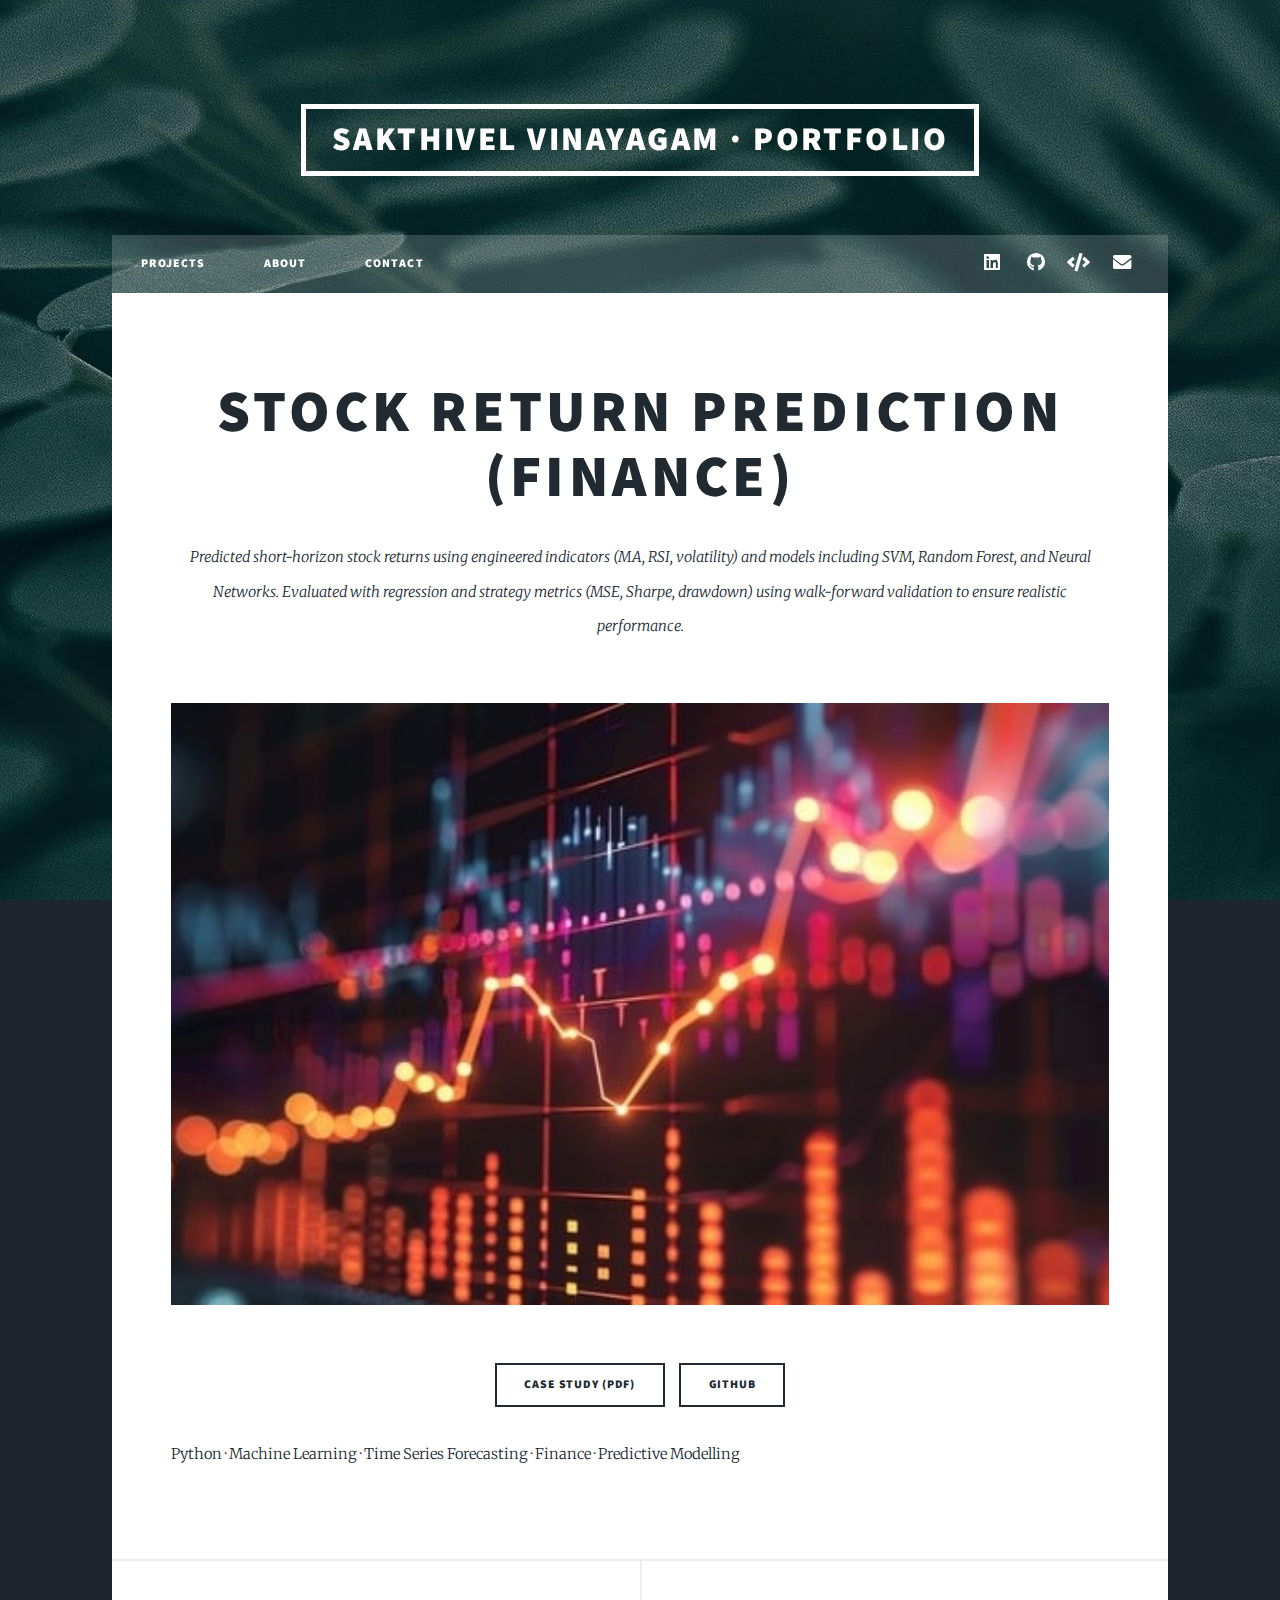
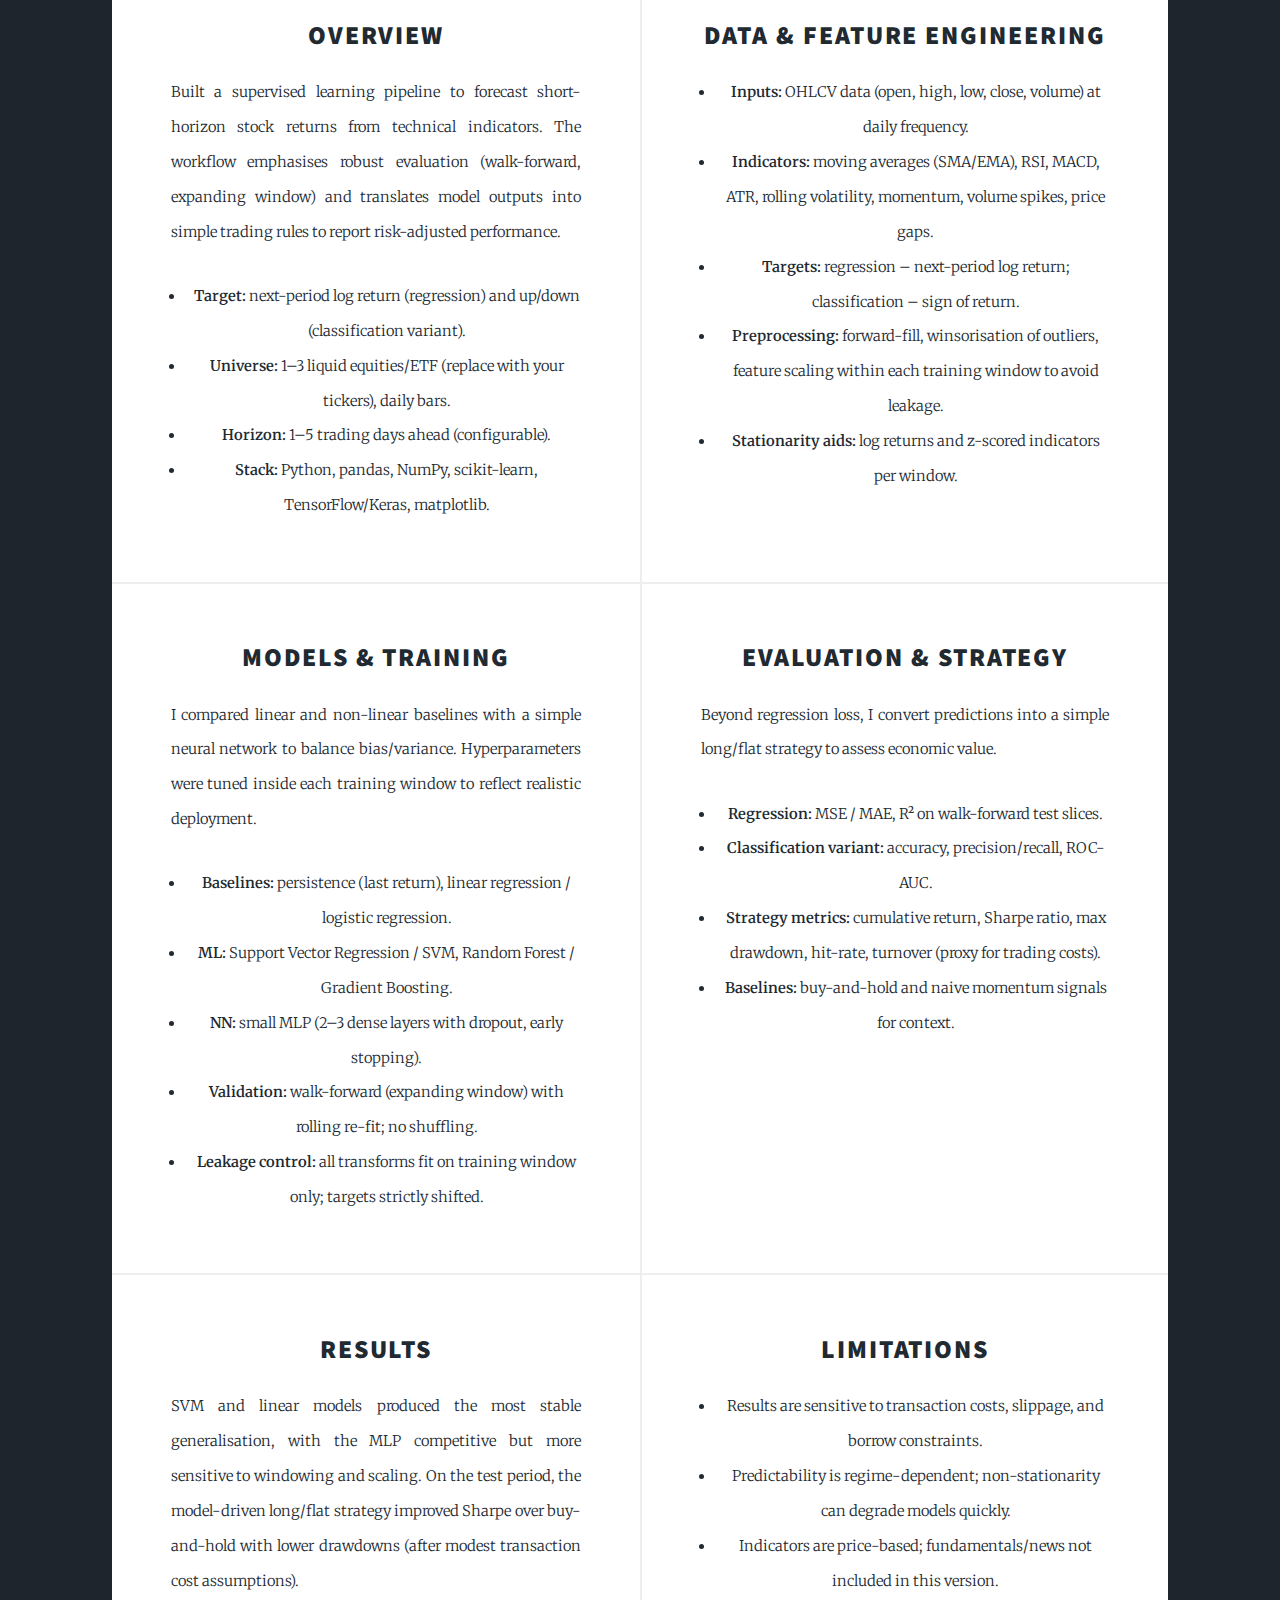
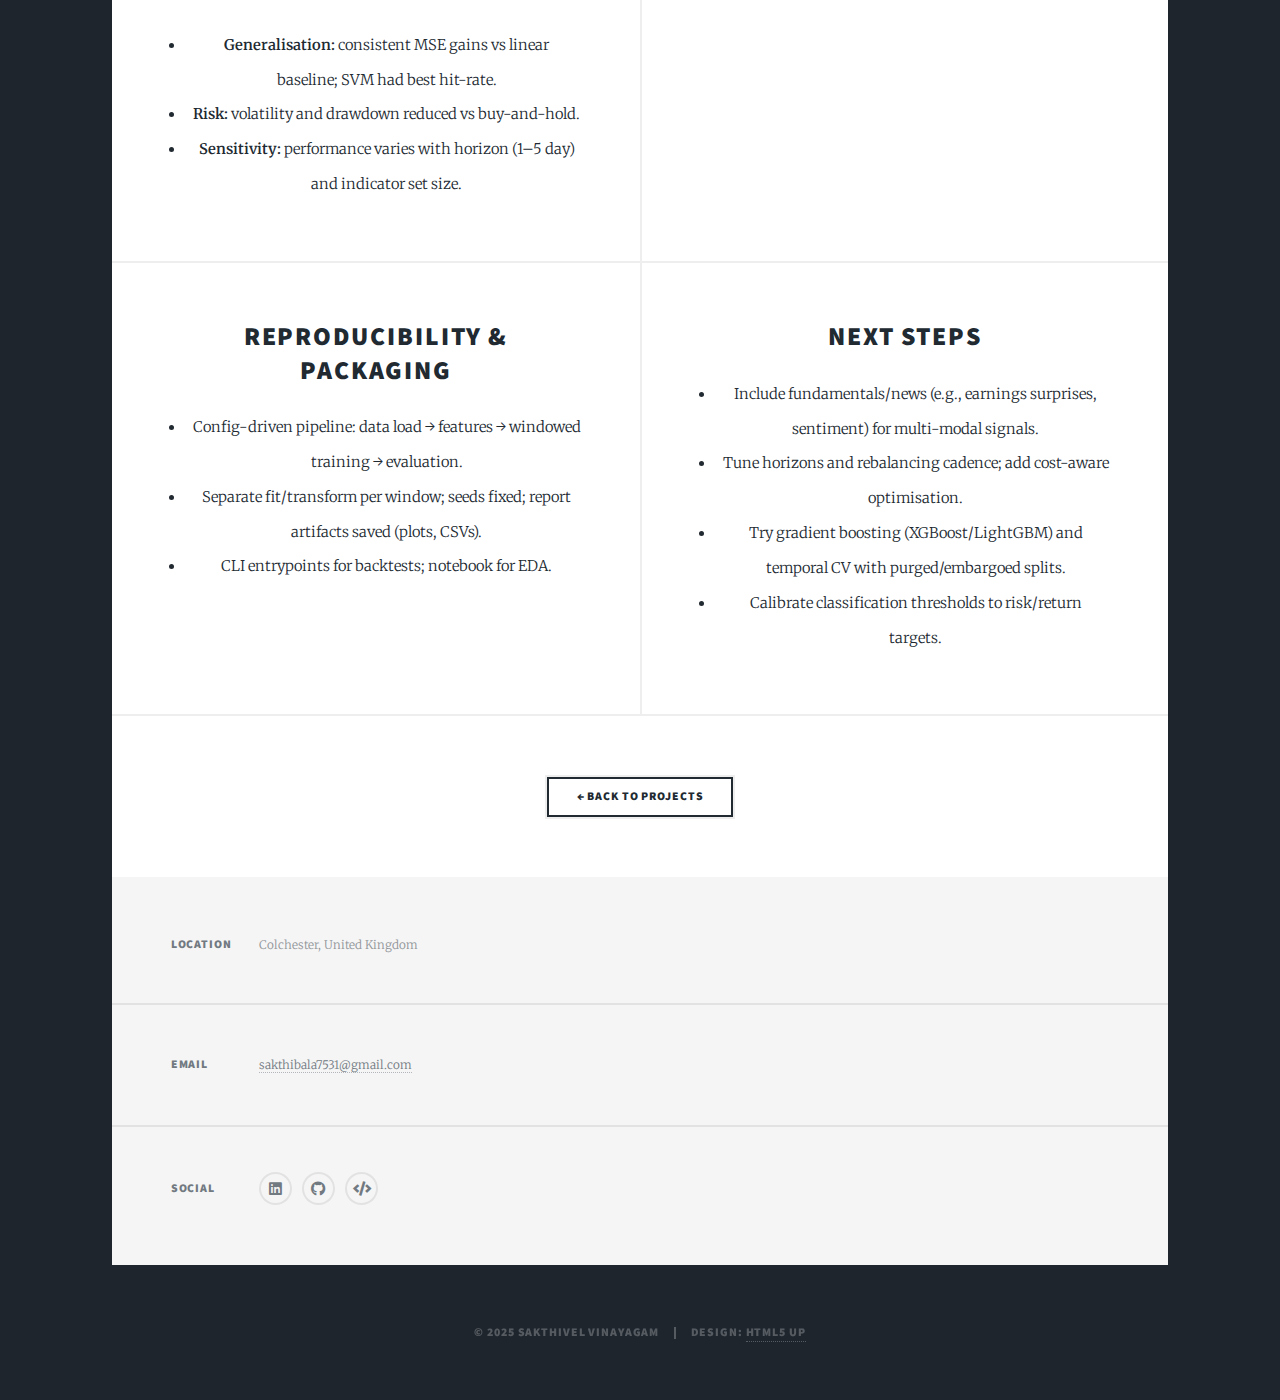
<file: stock-prediction.html>
<!DOCTYPE HTML>
<html>
  <head>
    <title>Stock Return Prediction (Finance) | SV Portfolio</title>
    <meta charset="utf-8" />
    <meta name="viewport" content="width=device-width, initial-scale=1, user-scalable=no" />
    <link rel="stylesheet" href="assets/css/main.css" />
    <noscript><link rel="stylesheet" href="assets/css/noscript.css" /></noscript>
  </head>
  <body class="is-preload">
    <div id="wrapper" class="fade-in">

      <!-- Header -->
      <header id="header">
        <a href="index.html#projects" class="logo">Sakthivel Vinayagam · Portfolio</a>
      </header>

      <!-- Nav -->
      <nav id="nav">
        <ul class="links">
          <li><a href="index.html#projects">Projects</a></li>
          <li><a href="index.html#about">About</a></li>
          <li><a href="index.html#contact">Contact</a></li>
        </ul>
        <ul class="icons">
          <li><a href="https://www.linkedin.com/in/sakthivel-vinayagam" class="icon brands fa-linkedin" target="_blank" rel="noopener"><span class="label">LinkedIn</span></a></li>
          <li><a href="https://github.com/SakthivelVinayagam" class="icon brands fa-github" target="_blank" rel="noopener"><span class="label">GitHub</span></a></li>
          <li><a href="https://leetcode.com/u/Sakthi7531/" class="icon solid fa-code" target="_blank" rel="noopener"><span class="label">LeetCode</span></a></li>
          <li><a href="mailto:sakthibala7531@gmail.com" class="icon solid fa-envelope"><span class="label">Email</span></a></li>
        </ul>
      </nav>

      <!-- Main -->
      <div id="main">

        <!-- Hero -->
        <article class="post featured">
          <header class="major">
            <h2>Stock Return Prediction (Finance)</h2>
            <p>
              Predicted short-horizon stock returns using engineered indicators (MA, RSI, volatility) and models including
              SVM, Random Forest, and Neural Networks. Evaluated with regression and strategy metrics (MSE, Sharpe, drawdown)
              using walk-forward validation to ensure realistic performance.
            </p>
          </header>

          <!-- Banner image (replace) -->
          <a class="image main">
            <img src="images/Stock_prediction.jpg" alt="Stock prediction banner" />
          </a>

          <!-- CTAs -->
          <ul class="actions special">
            <li><a href="docs/stock_prediction_report.pdf" class="button" target="_blank" rel="noopener">Case Study (PDF)</a></li>
            <li><a href="https://github.com/SakthivelVinayagam/stock-return-prediction-ml" class="button" target="_blank" rel="noopener">GitHub</a></li>
          </ul>

          <p class="tags">Python · Machine Learning · Time Series Forecasting · Finance · Predictive Modelling</p>

        </article>

        <!-- Content -->
        <section class="posts">

          <!-- Overview -->
          <article id="overview">
            <header><h2>Overview</h2></header>
            <p>
              Built a supervised learning pipeline to forecast short-horizon stock returns from technical indicators.
              The workflow emphasises robust evaluation (walk-forward, expanding window) and translates model
              outputs into simple trading rules to report risk-adjusted performance.
            </p>
            <ul>
              <li><strong>Target:</strong> next-period log return (regression) and up/down (classification variant).</li>
              <li><strong>Universe:</strong> 1–3 liquid equities/ETF (replace with your tickers), daily bars.</li>
              <li><strong>Horizon:</strong> 1–5 trading days ahead (configurable).</li>
              <li><strong>Stack:</strong> Python, pandas, NumPy, scikit-learn, TensorFlow/Keras, matplotlib.</li>
            </ul>
          </article>

          <!-- Data & Features -->
          <article id="data">
            <header><h2>Data & Feature Engineering</h2></header>
            <ul>
              <li><strong>Inputs:</strong> OHLCV data (open, high, low, close, volume) at daily frequency.</li>
              <li><strong>Indicators:</strong> moving averages (SMA/EMA), RSI, MACD, ATR, rolling volatility, momentum,
                volume spikes, price gaps.</li>
              <li><strong>Targets:</strong> regression – next-period log return; classification – sign of return.</li>
              <li><strong>Preprocessing:</strong> forward-fill, winsorisation of outliers, feature scaling within each
                training window to avoid leakage.</li>
              <li><strong>Stationarity aids:</strong> log returns and z-scored indicators per window.</li>
            </ul>
            
          </article>

          <!-- Methods -->
          <article id="method">
            <header><h2>Models & Training</h2></header>
            <p>
              I compared linear and non-linear baselines with a simple neural network to balance bias/variance.
              Hyperparameters were tuned inside each training window to reflect realistic deployment.
            </p>
            <ul>
              <li><strong>Baselines:</strong> persistence (last return), linear regression / logistic regression.</li>
              <li><strong>ML:</strong> Support Vector Regression / SVM, Random Forest / Gradient Boosting.</li>
              <li><strong>NN:</strong> small MLP (2–3 dense layers with dropout, early stopping).</li>
              <li><strong>Validation:</strong> walk-forward (expanding window) with rolling re-fit; no shuffling.</li>
              <li><strong>Leakage control:</strong> all transforms fit on training window only; targets strictly shifted.</li>
            </ul>
            
          </article>

          <!-- Metrics -->
          <article id="metrics">
            <header><h2>Evaluation & Strategy</h2></header>
            <p>
              Beyond regression loss, I convert predictions into a simple long/flat strategy to assess economic value.
            </p>
            <ul>
              <li><strong>Regression:</strong> MSE / MAE, R² on walk-forward test slices.</li>
              <li><strong>Classification variant:</strong> accuracy, precision/recall, ROC-AUC.</li>
              <li><strong>Strategy metrics:</strong> cumulative return, Sharpe ratio, max drawdown, hit-rate,
                  turnover (proxy for trading costs).</li>
              <li><strong>Baselines:</strong> buy-and-hold and naive momentum signals for context.</li>
            </ul>
            
          </article>

          <!-- Results -->
          <article id="results">
            <header><h2>Results</h2></header>
            <p>
              SVM and linear models produced the most stable generalisation, with the MLP competitive but more
              sensitive to windowing and scaling. On the test period, the model-driven long/flat strategy improved
              Sharpe over buy-and-hold with lower drawdowns (after modest transaction cost assumptions).
            </p>
            <ul>
              <li><strong>Generalisation:</strong> consistent MSE gains vs linear baseline; SVM had best hit-rate.</li>
              <li><strong>Risk:</strong> volatility and drawdown reduced vs buy-and-hold.</li>
              <li><strong>Sensitivity:</strong> performance varies with horizon (1–5 day) and indicator set size.</li>
            </ul>
          </article>

          <!-- Limitations -->
          <article id="limits">
            <header><h2>Limitations</h2></header>
            <ul>
              <li>Results are sensitive to transaction costs, slippage, and borrow constraints.</li>
              <li>Predictability is regime-dependent; non-stationarity can degrade models quickly.</li>
              <li>Indicators are price-based; fundamentals/news not included in this version.</li>
            </ul>
          </article>

          <!-- Reproducibility -->
          <article id="repro">
            <header><h2>Reproducibility & Packaging</h2></header>
            <ul>
              <li>Config-driven pipeline: data load → features → windowed training → evaluation.</li>
              <li>Separate fit/transform per window; seeds fixed; report artifacts saved (plots, CSVs).</li>
              <li>CLI entrypoints for backtests; notebook for EDA.</li>
            </ul>
          </article>

          <!-- Next steps -->
          <article id="next">
            <header><h2>Next Steps</h2></header>
            <ul>
              <li>Include fundamentals/news (e.g., earnings surprises, sentiment) for multi-modal signals.</li>
              <li>Tune horizons and rebalancing cadence; add cost-aware optimisation.</li>
              <li>Try gradient boosting (XGBoost/LightGBM) and temporal CV with purged/embargoed splits.</li>
              <li>Calibrate classification thresholds to risk/return targets.</li>
            </ul>
          </article>

        </section>

        <!-- Back -->
        <footer>
          <div class="pagination">
            <a href="index.html#projects" class="button">← Back to Projects</a>
          </div>
        </footer>

      </div><!-- /#main -->

      <!-- Footer -->
      <footer id="footer">
        <section class="split contact">
          <section class="alt"><h3>Location</h3><p>Colchester, United Kingdom</p></section>
          <section><h3>Email</h3><p><a href="mailto:sakthibala7531@gmail.com">sakthibala7531@gmail.com</a></p></section>
          <section>
            <h3>Social</h3>
            <ul class="icons alt">
              <li><a href="https://www.linkedin.com/in/sakthivel-vinayagam" class="icon brands alt fa-linkedin" target="_blank" rel="noopener"></a></li>
              <li><a href="https://github.com/SakthivelVinayagam" class="icon brands alt fa-github" target="_blank" rel="noopener"></a></li>
              <li><a href="https://leetcode.com/u/Sakthi7531/" class="icon solid alt fa-code" target="_blank" rel="noopener"></a></li>
            </ul>
          </section>
        </section>
      </footer>

      <div id="copyright">
        <ul><li>&copy; 2025 Sakthivel Vinayagam</li><li>Design: <a href="https://html5up.net" target="_blank" rel="noopener">HTML5 UP</a></li></ul>
      </div>
    </div>

    <!-- Scripts -->
    <script src="assets/js/jquery.min.js"></script>
    <script src="assets/js/jquery.scrollex.min.js"></script>
    <script src="assets/js/jquery.scrolly.min.js"></script>
    <script src="assets/js/browser.min.js"></script>
    <script src="assets/js/breakpoints.min.js"></script>
    <script src="assets/js/util.js"></script>
    <script src="assets/js/main.js"></script>
  </body>
</html>
</file>
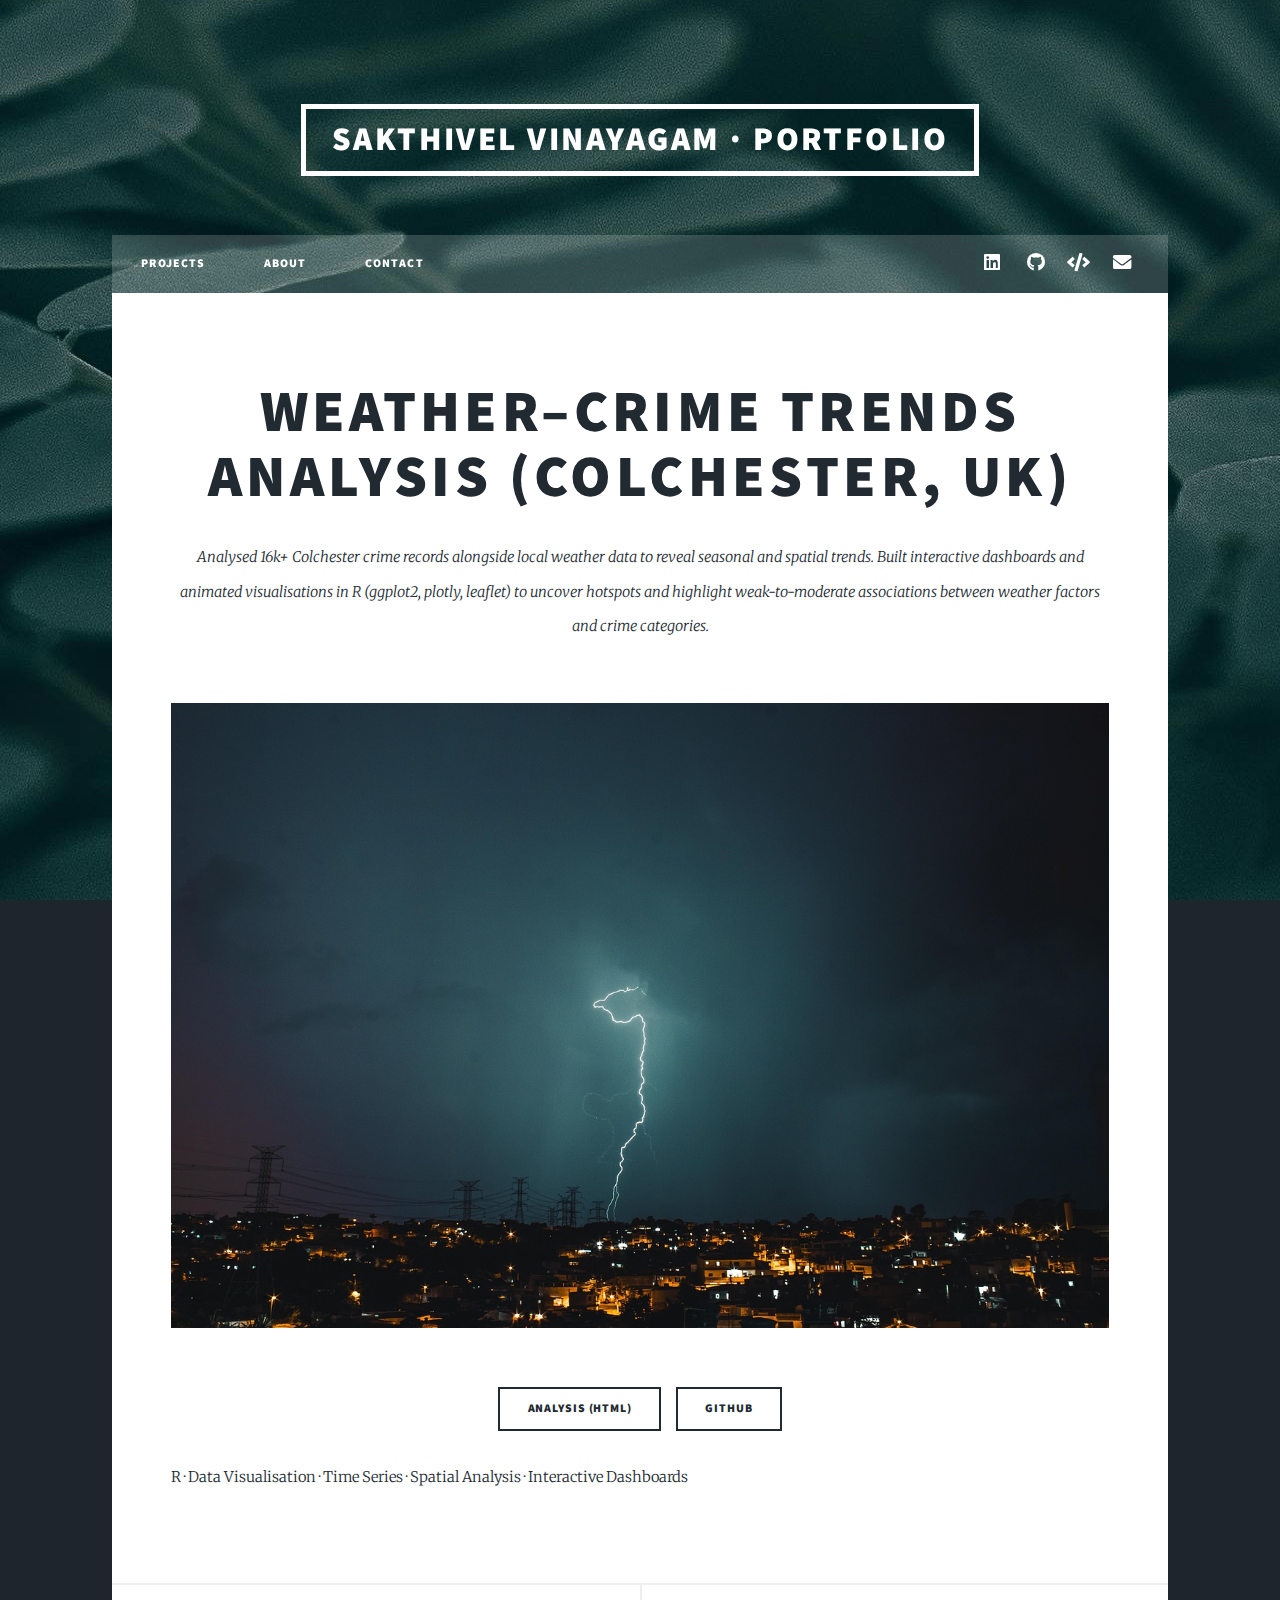
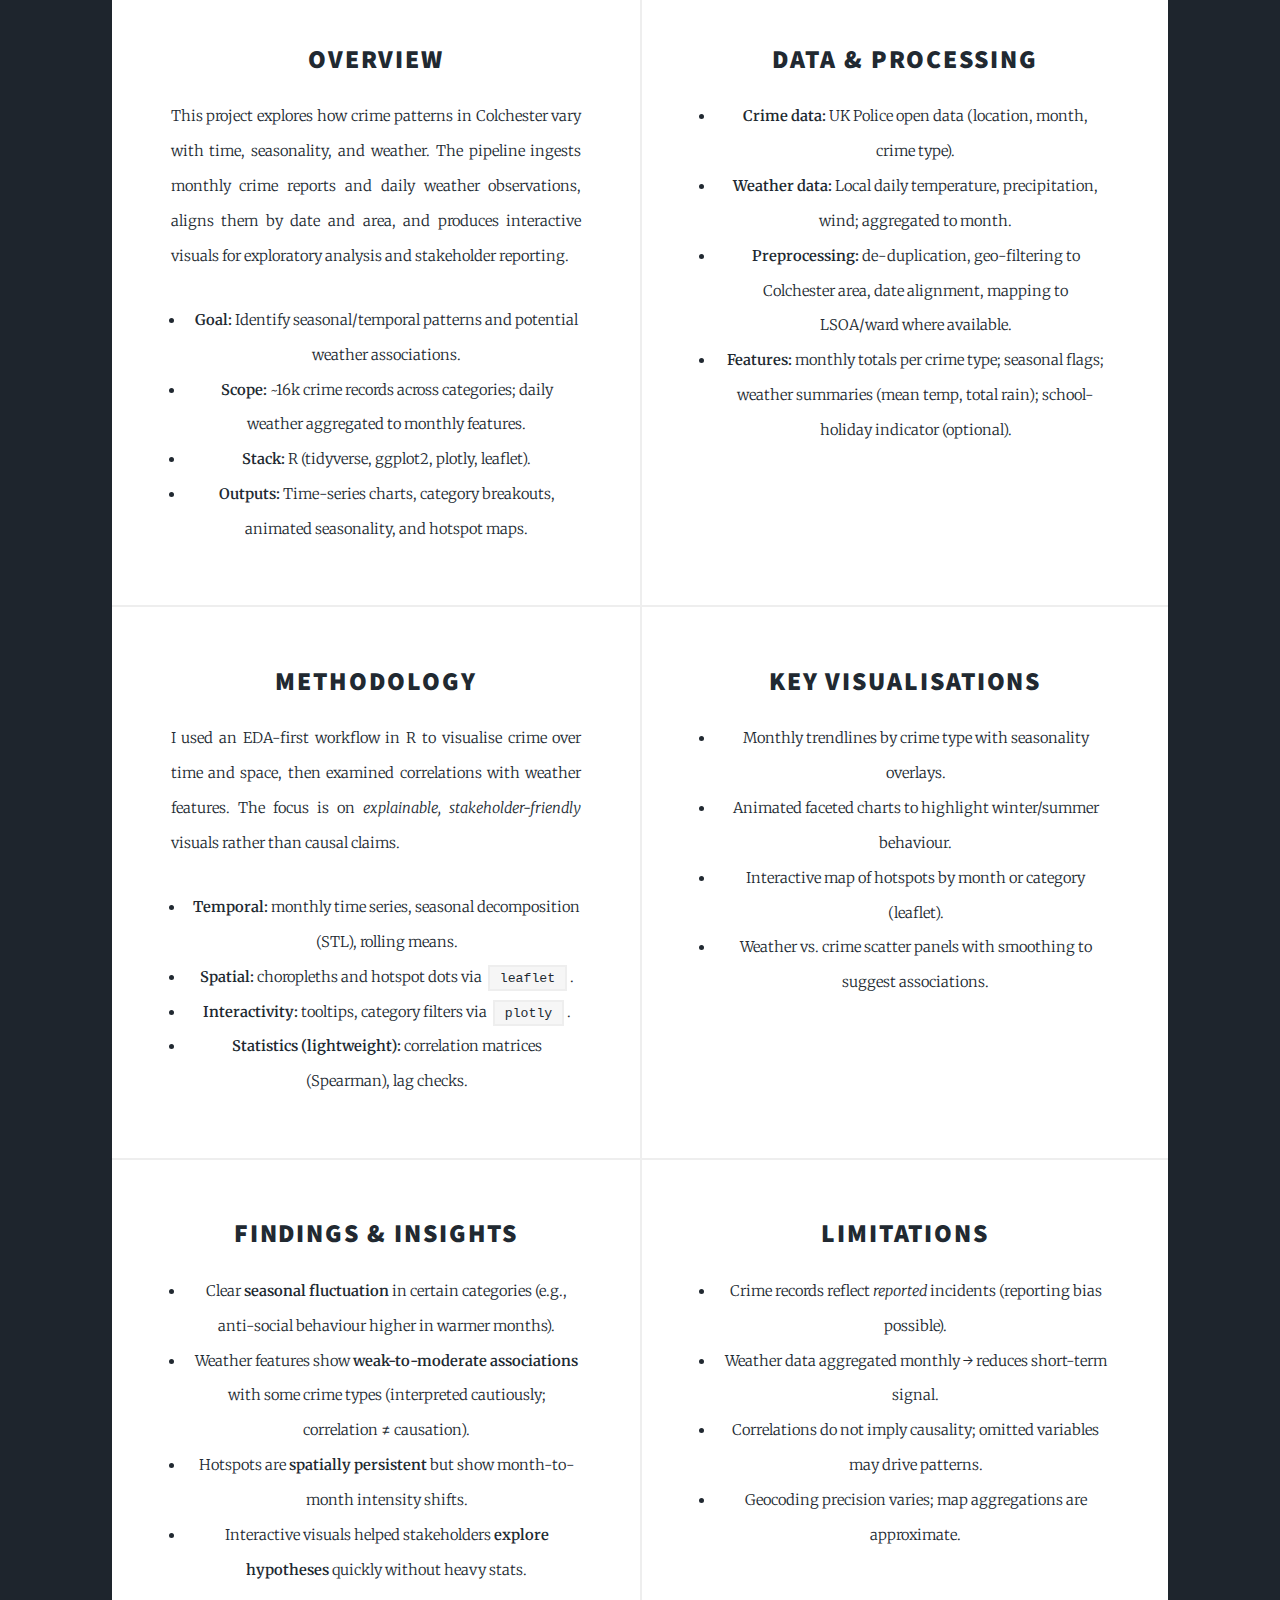
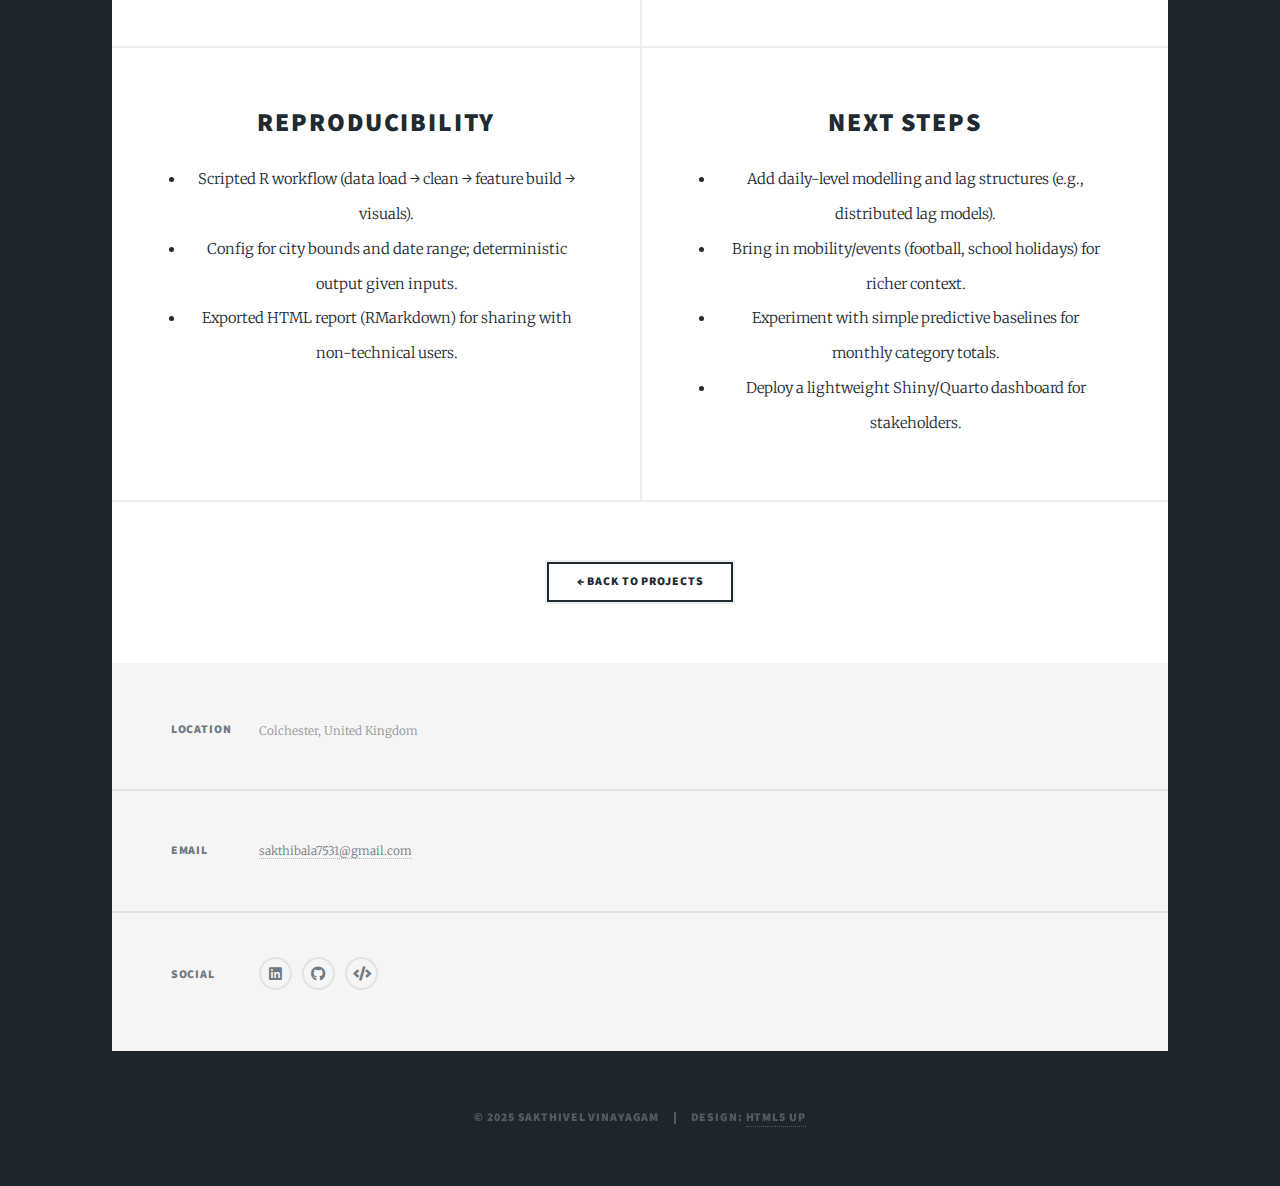
<file: weather-crime.html>
<!DOCTYPE HTML>
<html>
  <head>
    <title>Weather–Crime Trends (Colchester, UK) | SV Portfolio</title>
    <meta charset="utf-8" />
    <meta name="viewport" content="width=device-width, initial-scale=1, user-scalable=no" />
    <link rel="stylesheet" href="assets/css/main.css" />
    <noscript><link rel="stylesheet" href="assets/css/noscript.css" /></noscript>
  </head>
  <body class="is-preload">
    <div id="wrapper" class="fade-in">

      <!-- Header -->
      <header id="header">
        <a href="index.html#projects" class="logo">Sakthivel Vinayagam · Portfolio</a>
      </header>

      <!-- Nav -->
      <nav id="nav">
        <ul class="links">
          <li><a href="index.html#projects">Projects</a></li>
          <li><a href="index.html#about">About</a></li>
          <li><a href="index.html#contact">Contact</a></li>
        </ul>
        <ul class="icons">
          <li><a href="https://www.linkedin.com/in/sakthivel-vinayagam" class="icon brands fa-linkedin" target="_blank" rel="noopener"><span class="label">LinkedIn</span></a></li>
          <li><a href="https://github.com/SakthivelVinayagam" class="icon brands fa-github" target="_blank" rel="noopener"><span class="label">GitHub</span></a></li>
          <li><a href="https://leetcode.com/u/Sakthi7531/" class="icon solid fa-code" target="_blank" rel="noopener"><span class="label">LeetCode</span></a></li>
          <li><a href="mailto:sakthibala7531@gmail.com" class="icon solid fa-envelope"><span class="label">Email</span></a></li>
        </ul>
      </nav>

      <!-- Main -->
      <div id="main">

        <!-- Hero -->
        <article class="post featured">
          <header class="major">
            <h2>Weather–Crime Trends Analysis (Colchester, UK)</h2>
            <p>
              Analysed 16k+ Colchester crime records alongside local weather data to reveal seasonal and spatial trends.
              Built interactive dashboards and animated visualisations in R (ggplot2, plotly, leaflet) to uncover hotspots
              and highlight weak-to-moderate associations between weather factors and crime categories.
            </p>
          </header>

          <!-- Banner image (replace) -->
          <a class="image main">
            <img src="images/Weather_crime.jpg" alt="Weather–Crime analysis banner" />
          </a>

          <!-- CTAs -->
          <ul class="actions special">
            <li><a href="docs/weather_crime_report.html" class="button" target="_blank" rel="noopener">Analysis (HTML)</a></li>
            <li><a href="https://github.com/SakthivelVinayagam/weather-crime-trends-colchester" class="button" target="_blank" rel="noopener">GitHub</a></li>
          </ul>

          <p class="tags">R · Data Visualisation · Time Series · Spatial Analysis · Interactive Dashboards</p>

        </article>

        <!-- Content -->
        <section class="posts">

          <!-- Overview -->
          <article id="overview">
            <header><h2>Overview</h2></header>
            <p>
              This project explores how crime patterns in Colchester vary with time, seasonality, and weather.
              The pipeline ingests monthly crime reports and daily weather observations, aligns them by date and
              area, and produces interactive visuals for exploratory analysis and stakeholder reporting.
            </p>
            <ul>
              <li><strong>Goal:</strong> Identify seasonal/temporal patterns and potential weather associations.</li>
              <li><strong>Scope:</strong> ~16k crime records across categories; daily weather aggregated to monthly features.</li>
              <li><strong>Stack:</strong> R (tidyverse, ggplot2, plotly, leaflet).</li>
              <li><strong>Outputs:</strong> Time-series charts, category breakouts, animated seasonality, and hotspot maps.</li>
            </ul>
          </article>

          <!-- Data -->
          <article id="data">
            <header><h2>Data & Processing</h2></header>
            <ul>
              <li><strong>Crime data:</strong> UK Police open data (location, month, crime type).</li>
              <li><strong>Weather data:</strong> Local daily temperature, precipitation, wind; aggregated to month.</li>
              <li><strong>Preprocessing:</strong> de-duplication, geo-filtering to Colchester area, date alignment,
                mapping to LSOA/ward where available.</li>
              <li><strong>Features:</strong> monthly totals per crime type; seasonal flags; weather summaries
                (mean temp, total rain); school-holiday indicator (optional).</li>
            </ul>
          </article>

          <!-- Method -->
          <article id="method">
            <header><h2>Methodology</h2></header>
            <p>
              I used an EDA-first workflow in R to visualise crime over time and space, then examined
              correlations with weather features. The focus is on <em>explainable, stakeholder-friendly</em>
              visuals rather than causal claims.
            </p>
            <ul>
              <li><strong>Temporal:</strong> monthly time series, seasonal decomposition (STL), rolling means.</li>
              <li><strong>Spatial:</strong> choropleths and hotspot dots via <code>leaflet</code>.</li>
              <li><strong>Interactivity:</strong> tooltips, category filters via <code>plotly</code>.</li>
              <li><strong>Statistics (lightweight):</strong> correlation matrices (Spearman), lag checks.</li>
            </ul>
            
          </article>

          <!-- Visuals -->
          <article id="viz">
            <header><h2>Key Visualisations</h2></header>
            <ul>
              <li>Monthly trendlines by crime type with seasonality overlays.</li>
              <li>Animated faceted charts to highlight winter/summer behaviour.</li>
              <li>Interactive map of hotspots by month or category (leaflet).</li>
              <li>Weather vs. crime scatter panels with smoothing to suggest associations.</li>
            </ul>
          
          </article>

          <!-- Findings -->
          <article id="results">
            <header><h2>Findings & Insights</h2></header>
            <ul>
              <li>Clear <strong>seasonal fluctuation</strong> in certain categories (e.g., anti-social behaviour higher in warmer months).</li>
              <li>Weather features show <strong>weak-to-moderate associations</strong> with some crime types
                  (interpreted cautiously; correlation ≠ causation).</li>
              <li>Hotspots are <strong>spatially persistent</strong> but show month-to-month intensity shifts.</li>
              <li>Interactive visuals helped stakeholders <strong>explore hypotheses</strong> quickly without heavy stats.</li>
            </ul>
          </article>

          <!-- Limitations -->
          <article id="limits">
            <header><h2>Limitations</h2></header>
            <ul>
              <li>Crime records reflect <em>reported</em> incidents (reporting bias possible).</li>
              <li>Weather data aggregated monthly → reduces short-term signal.</li>
              <li>Correlations do not imply causality; omitted variables may drive patterns.</li>
              <li>Geocoding precision varies; map aggregations are approximate.</li>
            </ul>
          </article>

          <!-- Reproducibility -->
          <article id="repro">
            <header><h2>Reproducibility</h2></header>
            <ul>
              <li>Scripted R workflow (data load → clean → feature build → visuals).</li>
              <li>Config for city bounds and date range; deterministic output given inputs.</li>
              <li>Exported HTML report (RMarkdown) for sharing with non-technical users.</li>
            </ul>
          </article>

          <!-- Next steps -->
          <article id="next">
            <header><h2>Next Steps</h2></header>
            <ul>
              <li>Add daily-level modelling and lag structures (e.g., distributed lag models).</li>
              <li>Bring in mobility/events (football, school holidays) for richer context.</li>
              <li>Experiment with simple predictive baselines for monthly category totals.</li>
              <li>Deploy a lightweight Shiny/Quarto dashboard for stakeholders.</li>
            </ul>
          </article>

        </section>

        <!-- Back -->
        <footer>
          <div class="pagination">
            <a href="index.html#projects" class="button">← Back to Projects</a>
          </div>
        </footer>

      </div><!-- /#main -->

      <!-- Footer -->
      <footer id="footer">
        <section class="split contact">
          <section class="alt"><h3>Location</h3><p>Colchester, United Kingdom</p></section>
          <section><h3>Email</h3><p><a href="mailto:sakthibala7531@gmail.com">sakthibala7531@gmail.com</a></p></section>
          <section>
            <h3>Social</h3>
            <ul class="icons alt">
              <li><a href="https://www.linkedin.com/in/sakthivel-vinayagam" class="icon brands alt fa-linkedin" target="_blank" rel="noopener"></a></li>
              <li><a href="https://github.com/SakthivelVinayagam" class="icon brands alt fa-github" target="_blank" rel="noopener"></a></li>
              <li><a href="https://leetcode.com/u/Sakthi7531/" class="icon solid alt fa-code" target="_blank" rel="noopener"></a></li>
            </ul>
          </section>
        </section>
      </footer>

      <div id="copyright">
        <ul><li>&copy; 2025 Sakthivel Vinayagam</li><li>Design: <a href="https://html5up.net" target="_blank" rel="noopener">HTML5 UP</a></li></ul>
      </div>
    </div>

    <!-- Scripts -->
    <script src="assets/js/jquery.min.js"></script>
    <script src="assets/js/jquery.scrollex.min.js"></script>
    <script src="assets/js/jquery.scrolly.min.js"></script>
    <script src="assets/js/browser.min.js"></script>
    <script src="assets/js/breakpoints.min.js"></script>
    <script src="assets/js/util.js"></script>
    <script src="assets/js/main.js"></script>
  </body>
</html>
</file>
<file: assets/css/main.css>
@import url(fontawesome-all.min.css);
@import url("https://fonts.googleapis.com/css?family=Merriweather:300,700,300italic,700italic|Source+Sans+Pro:900");

/*
	Massively by HTML5 UP
	html5up.net | @ajlkn
	Free for personal and commercial use under the CCA 3.0 license (html5up.net/license)
*/

html, body, div, span, applet, object,
iframe, h1, h2, h3, h4, h5, h6, p, blockquote,
pre, a, abbr, acronym, address, big, cite,
code, del, dfn, em, img, ins, kbd, q, s, samp,
small, strike, strong, sub, sup, tt, var, b,
u, i, center, dl, dt, dd, ol, ul, li, fieldset,
form, label, legend, table, caption, tbody,
tfoot, thead, tr, th, td, article, aside,
canvas, details, embed, figure, figcaption,
footer, header, hgroup, menu, nav, output, ruby,
section, summary, time, mark, audio, video {
	margin: 0;
	padding: 0;
	border: 0;
	font-size: 100%;
	font: inherit;
	vertical-align: baseline;}

article, aside, details, figcaption, figure,
footer, header, hgroup, menu, nav, section {
	display: block;}

body {
	line-height: 1;
}

ol, ul {
	list-style: none;
}

blockquote, q {
	quotes: none;
}

	blockquote:before, blockquote:after, q:before, q:after {
		content: '';
		content: none;
	}

table {
	border-collapse: collapse;
	border-spacing: 0;
}

body {
	-webkit-text-size-adjust: none;
}

mark {
	background-color: transparent;
	color: inherit;
}

input::-moz-focus-inner {
	border: 0;
	padding: 0;
}

input, select, textarea {
	-moz-appearance: none;
	-webkit-appearance: none;
	-ms-appearance: none;
	appearance: none;
}

/* Basic */

	@-ms-viewport {
		width: device-width;
	}

	body {
		-ms-overflow-style: scrollbar;
	}

	@media screen and (max-width: 480px) {

		html, body {
			min-width: 320px;
		}

	}

	html {
		box-sizing: border-box;
	}

	*, *:before, *:after {
		box-sizing: inherit;
	}

	body {
		background-color: #1e252d;
	}

		body.is-preload *, body.is-preload *:before, body.is-preload *:after {
			-moz-animation: none !important;
			-webkit-animation: none !important;
			-ms-animation: none !important;
			animation: none !important;
			-moz-transition: none !important;
			-webkit-transition: none !important;
			-ms-transition: none !important;
			transition: none !important;
		}

/* Type */

	html {
		font-size: 16pt;
	}

		@media screen and (max-width: 1680px) {

			html {
				font-size: 12pt;
			}

		}

		@media screen and (max-width: 1280px) {

			html {
				font-size: 11pt;
			}

		}

		@media screen and (max-width: 360px) {

			html {
				font-size: 10pt;
			}

		}

	body {
		color: #212931;
	}

	body, input, select, textarea {
		font-family: "Merriweather", Georgia, serif;
		font-weight: 300;
		font-size: 1rem;
		line-height: 2.375;
	}

	a {
		-moz-transition: color 0.2s ease-in-out, background-color 0.2s ease-in-out, border-color 0.2s ease-in-out, box-shadow 0.2s ease-in-out;
		-webkit-transition: color 0.2s ease-in-out, background-color 0.2s ease-in-out, border-color 0.2s ease-in-out, box-shadow 0.2s ease-in-out;
		-ms-transition: color 0.2s ease-in-out, background-color 0.2s ease-in-out, border-color 0.2s ease-in-out, box-shadow 0.2s ease-in-out;
		transition: color 0.2s ease-in-out, background-color 0.2s ease-in-out, border-color 0.2s ease-in-out, box-shadow 0.2s ease-in-out;
		border-bottom: dotted 1px;
		text-decoration: none;
	}

		a:hover {
			border-bottom-color: transparent;
		}

	strong, b {
		font-weight: 600;
	}

	em, i {
		font-style: italic;
	}

	p {
		text-align: justify;
		margin: 0 0 2rem 0;
	}

	h1, h2, h3, h4, h5, h6 {
		font-family: "Source Sans Pro", Helvetica, sans-serif;
		font-weight: 900;
		line-height: 1.5;
		letter-spacing: 0.075em;
		text-transform: uppercase;
		margin: 0 0 1rem 0;
	}

		h1 a, h2 a, h3 a, h4 a, h5 a, h6 a {
			border-bottom: 0;
			color: inherit;
			text-decoration: none;
		}

	h1 {
		font-size: 4rem;
		line-height: 1.1;
		margin: 0 0 2rem 0;
	}

	h2 {
		font-size: 1.75rem;
		line-height: 1.3;
		margin: 0 0 1.5rem 0;
	}

	h3 {
		font-size: 1.25rem;
		margin: 0 0 1.5rem 0;
	}

	h4 {
		font-size: 1rem;
	}

	h5 {
		font-size: 0.9rem;
	}

	h6 {
		font-size: 0.8rem;
	}

	sub {
		font-size: 0.8rem;
		position: relative;
		top: 0.5rem;
	}

	sup {
		font-size: 0.8rem;
		position: relative;
		top: -0.5rem;
	}

	blockquote {
		border-left: solid 4px;
		font-style: italic;
		margin: 0 0 2rem 0;
		padding: 0.5rem 0 0.5rem 2rem;
	}

	code {
		border: solid 2px;
		font-family: "Courier New", monospace;
		font-size: 0.9rem;
		margin: 0 0.25rem;
		padding: 0.25rem 0.65rem;
	}

	pre {
		-webkit-overflow-scrolling: touch;
		font-family: "Courier New", monospace;
		font-size: 0.9rem;
		margin: 0 0 2rem 0;
	}

		pre code {
			display: block;
			line-height: 1.75;
			padding: 1rem 1.5rem;
			overflow-x: auto;
		}

	hr {
		border: 0;
		border-bottom: solid 2px;
		margin: 3rem 0;
	}

		hr.major {
			margin: 5rem 0;
		}

	.align-left {
		text-align: left;
	}

	.align-center {
		text-align: center;
	}

	.align-right {
		text-align: right;
	}

	input, select, textarea {
		color: #212931;
	}

	a {
		color: #212931;
		border-bottom-color: rgba(33, 41, 49, 0.5);
	}

		a:hover {
			border-bottom-color: transparent;
			color: #18bfef !important;
		}

	strong, b {
		color: #212931;
	}

	h1, h2, h3, h4, h5, h6 {
		color: #212931;
	}

	blockquote {
		border-left-color: #eeeeee;
	}

	code {
		background: rgba(220, 220, 220, 0.25);
		border-color: #eeeeee;
	}

	hr {
		border-bottom-color: #eeeeee;
	}

/* Row */

	.row {
		display: flex;
		flex-wrap: wrap;
		box-sizing: border-box;
		align-items: stretch;
	}

		.row > * {
			box-sizing: border-box;
		}

		.row.gtr-uniform > * > :last-child {
			margin-bottom: 0;
		}

		.row.aln-left {
			justify-content: flex-start;
		}

		.row.aln-center {
			justify-content: center;
		}

		.row.aln-right {
			justify-content: flex-end;
		}

		.row.aln-top {
			align-items: flex-start;
		}

		.row.aln-middle {
			align-items: center;
		}

		.row.aln-bottom {
			align-items: flex-end;
		}

		.row > .imp {
			order: -1;
		}

		.row > .col-1 {
			width: 8.33333%;
		}

		.row > .off-1 {
			margin-left: 8.33333%;
		}

		.row > .col-2 {
			width: 16.66667%;
		}

		.row > .off-2 {
			margin-left: 16.66667%;
		}

		.row > .col-3 {
			width: 25%;
		}

		.row > .off-3 {
			margin-left: 25%;
		}

		.row > .col-4 {
			width: 33.33333%;
		}

		.row > .off-4 {
			margin-left: 33.33333%;
		}

		.row > .col-5 {
			width: 41.66667%;
		}

		.row > .off-5 {
			margin-left: 41.66667%;
		}

		.row > .col-6 {
			width: 50%;
		}

		.row > .off-6 {
			margin-left: 50%;
		}

		.row > .col-7 {
			width: 58.33333%;
		}

		.row > .off-7 {
			margin-left: 58.33333%;
		}

		.row > .col-8 {
			width: 66.66667%;
		}

		.row > .off-8 {
			margin-left: 66.66667%;
		}

		.row > .col-9 {
			width: 75%;
		}

		.row > .off-9 {
			margin-left: 75%;
		}

		.row > .col-10 {
			width: 83.33333%;
		}

		.row > .off-10 {
			margin-left: 83.33333%;
		}

		.row > .col-11 {
			width: 91.66667%;
		}

		.row > .off-11 {
			margin-left: 91.66667%;
		}

		.row > .col-12 {
			width: 100%;
		}

		.row > .off-12 {
			margin-left: 100%;
		}

		.row.gtr-0 {
			margin-top: 0;
			margin-left: 0rem;
		}

			.row.gtr-0 > * {
				padding: 0 0 0 0rem;
			}

			.row.gtr-0.gtr-uniform {
				margin-top: 0rem;
			}

				.row.gtr-0.gtr-uniform > * {
					padding-top: 0rem;
				}

		.row.gtr-25 {
			margin-top: 0;
			margin-left: -0.375rem;
		}

			.row.gtr-25 > * {
				padding: 0 0 0 0.375rem;
			}

			.row.gtr-25.gtr-uniform {
				margin-top: -0.375rem;
			}

				.row.gtr-25.gtr-uniform > * {
					padding-top: 0.375rem;
				}

		.row.gtr-50 {
			margin-top: 0;
			margin-left: -0.75rem;
		}

			.row.gtr-50 > * {
				padding: 0 0 0 0.75rem;
			}

			.row.gtr-50.gtr-uniform {
				margin-top: -0.75rem;
			}

				.row.gtr-50.gtr-uniform > * {
					padding-top: 0.75rem;
				}

		.row {
			margin-top: 0;
			margin-left: -1.5rem;
		}

			.row > * {
				padding: 0 0 0 1.5rem;
			}

			.row.gtr-uniform {
				margin-top: -1.5rem;
			}

				.row.gtr-uniform > * {
					padding-top: 1.5rem;
				}

		.row.gtr-150 {
			margin-top: 0;
			margin-left: -2.25rem;
		}

			.row.gtr-150 > * {
				padding: 0 0 0 2.25rem;
			}

			.row.gtr-150.gtr-uniform {
				margin-top: -2.25rem;
			}

				.row.gtr-150.gtr-uniform > * {
					padding-top: 2.25rem;
				}

		.row.gtr-200 {
			margin-top: 0;
			margin-left: -3rem;
		}

			.row.gtr-200 > * {
				padding: 0 0 0 3rem;
			}

			.row.gtr-200.gtr-uniform {
				margin-top: -3rem;
			}

				.row.gtr-200.gtr-uniform > * {
					padding-top: 3rem;
				}

		@media screen and (max-width: 1680px) {

			.row {
				display: flex;
				flex-wrap: wrap;
				box-sizing: border-box;
				align-items: stretch;
			}

				.row > * {
					box-sizing: border-box;
				}

				.row.gtr-uniform > * > :last-child {
					margin-bottom: 0;
				}

				.row.aln-left {
					justify-content: flex-start;
				}

				.row.aln-center {
					justify-content: center;
				}

				.row.aln-right {
					justify-content: flex-end;
				}

				.row.aln-top {
					align-items: flex-start;
				}

				.row.aln-middle {
					align-items: center;
				}

				.row.aln-bottom {
					align-items: flex-end;
				}

				.row > .imp-xlarge {
					order: -1;
				}

				.row > .col-1-xlarge {
					width: 8.33333%;
				}

				.row > .off-1-xlarge {
					margin-left: 8.33333%;
				}

				.row > .col-2-xlarge {
					width: 16.66667%;
				}

				.row > .off-2-xlarge {
					margin-left: 16.66667%;
				}

				.row > .col-3-xlarge {
					width: 25%;
				}

				.row > .off-3-xlarge {
					margin-left: 25%;
				}

				.row > .col-4-xlarge {
					width: 33.33333%;
				}

				.row > .off-4-xlarge {
					margin-left: 33.33333%;
				}

				.row > .col-5-xlarge {
					width: 41.66667%;
				}

				.row > .off-5-xlarge {
					margin-left: 41.66667%;
				}

				.row > .col-6-xlarge {
					width: 50%;
				}

				.row > .off-6-xlarge {
					margin-left: 50%;
				}

				.row > .col-7-xlarge {
					width: 58.33333%;
				}

				.row > .off-7-xlarge {
					margin-left: 58.33333%;
				}

				.row > .col-8-xlarge {
					width: 66.66667%;
				}

				.row > .off-8-xlarge {
					margin-left: 66.66667%;
				}

				.row > .col-9-xlarge {
					width: 75%;
				}

				.row > .off-9-xlarge {
					margin-left: 75%;
				}

				.row > .col-10-xlarge {
					width: 83.33333%;
				}

				.row > .off-10-xlarge {
					margin-left: 83.33333%;
				}

				.row > .col-11-xlarge {
					width: 91.66667%;
				}

				.row > .off-11-xlarge {
					margin-left: 91.66667%;
				}

				.row > .col-12-xlarge {
					width: 100%;
				}

				.row > .off-12-xlarge {
					margin-left: 100%;
				}

				.row.gtr-0 {
					margin-top: 0;
					margin-left: 0rem;
				}

					.row.gtr-0 > * {
						padding: 0 0 0 0rem;
					}

					.row.gtr-0.gtr-uniform {
						margin-top: 0rem;
					}

						.row.gtr-0.gtr-uniform > * {
							padding-top: 0rem;
						}

				.row.gtr-25 {
					margin-top: 0;
					margin-left: -0.375rem;
				}

					.row.gtr-25 > * {
						padding: 0 0 0 0.375rem;
					}

					.row.gtr-25.gtr-uniform {
						margin-top: -0.375rem;
					}

						.row.gtr-25.gtr-uniform > * {
							padding-top: 0.375rem;
						}

				.row.gtr-50 {
					margin-top: 0;
					margin-left: -0.75rem;
				}

					.row.gtr-50 > * {
						padding: 0 0 0 0.75rem;
					}

					.row.gtr-50.gtr-uniform {
						margin-top: -0.75rem;
					}

						.row.gtr-50.gtr-uniform > * {
							padding-top: 0.75rem;
						}

				.row {
					margin-top: 0;
					margin-left: -1.5rem;
				}

					.row > * {
						padding: 0 0 0 1.5rem;
					}

					.row.gtr-uniform {
						margin-top: -1.5rem;
					}

						.row.gtr-uniform > * {
							padding-top: 1.5rem;
						}

				.row.gtr-150 {
					margin-top: 0;
					margin-left: -2.25rem;
				}

					.row.gtr-150 > * {
						padding: 0 0 0 2.25rem;
					}

					.row.gtr-150.gtr-uniform {
						margin-top: -2.25rem;
					}

						.row.gtr-150.gtr-uniform > * {
							padding-top: 2.25rem;
						}

				.row.gtr-200 {
					margin-top: 0;
					margin-left: -3rem;
				}

					.row.gtr-200 > * {
						padding: 0 0 0 3rem;
					}

					.row.gtr-200.gtr-uniform {
						margin-top: -3rem;
					}

						.row.gtr-200.gtr-uniform > * {
							padding-top: 3rem;
						}

		}

		@media screen and (max-width: 1280px) {

			.row {
				display: flex;
				flex-wrap: wrap;
				box-sizing: border-box;
				align-items: stretch;
			}

				.row > * {
					box-sizing: border-box;
				}

				.row.gtr-uniform > * > :last-child {
					margin-bottom: 0;
				}

				.row.aln-left {
					justify-content: flex-start;
				}

				.row.aln-center {
					justify-content: center;
				}

				.row.aln-right {
					justify-content: flex-end;
				}

				.row.aln-top {
					align-items: flex-start;
				}

				.row.aln-middle {
					align-items: center;
				}

				.row.aln-bottom {
					align-items: flex-end;
				}

				.row > .imp-large {
					order: -1;
				}

				.row > .col-1-large {
					width: 8.33333%;
				}

				.row > .off-1-large {
					margin-left: 8.33333%;
				}

				.row > .col-2-large {
					width: 16.66667%;
				}

				.row > .off-2-large {
					margin-left: 16.66667%;
				}

				.row > .col-3-large {
					width: 25%;
				}

				.row > .off-3-large {
					margin-left: 25%;
				}

				.row > .col-4-large {
					width: 33.33333%;
				}

				.row > .off-4-large {
					margin-left: 33.33333%;
				}

				.row > .col-5-large {
					width: 41.66667%;
				}

				.row > .off-5-large {
					margin-left: 41.66667%;
				}

				.row > .col-6-large {
					width: 50%;
				}

				.row > .off-6-large {
					margin-left: 50%;
				}

				.row > .col-7-large {
					width: 58.33333%;
				}

				.row > .off-7-large {
					margin-left: 58.33333%;
				}

				.row > .col-8-large {
					width: 66.66667%;
				}

				.row > .off-8-large {
					margin-left: 66.66667%;
				}

				.row > .col-9-large {
					width: 75%;
				}

				.row > .off-9-large {
					margin-left: 75%;
				}

				.row > .col-10-large {
					width: 83.33333%;
				}

				.row > .off-10-large {
					margin-left: 83.33333%;
				}

				.row > .col-11-large {
					width: 91.66667%;
				}

				.row > .off-11-large {
					margin-left: 91.66667%;
				}

				.row > .col-12-large {
					width: 100%;
				}

				.row > .off-12-large {
					margin-left: 100%;
				}

				.row.gtr-0 {
					margin-top: 0;
					margin-left: 0rem;
				}

					.row.gtr-0 > * {
						padding: 0 0 0 0rem;
					}

					.row.gtr-0.gtr-uniform {
						margin-top: 0rem;
					}

						.row.gtr-0.gtr-uniform > * {
							padding-top: 0rem;
						}

				.row.gtr-25 {
					margin-top: 0;
					margin-left: -0.375rem;
				}

					.row.gtr-25 > * {
						padding: 0 0 0 0.375rem;
					}

					.row.gtr-25.gtr-uniform {
						margin-top: -0.375rem;
					}

						.row.gtr-25.gtr-uniform > * {
							padding-top: 0.375rem;
						}

				.row.gtr-50 {
					margin-top: 0;
					margin-left: -0.75rem;
				}

					.row.gtr-50 > * {
						padding: 0 0 0 0.75rem;
					}

					.row.gtr-50.gtr-uniform {
						margin-top: -0.75rem;
					}

						.row.gtr-50.gtr-uniform > * {
							padding-top: 0.75rem;
						}

				.row {
					margin-top: 0;
					margin-left: -1.5rem;
				}

					.row > * {
						padding: 0 0 0 1.5rem;
					}

					.row.gtr-uniform {
						margin-top: -1.5rem;
					}

						.row.gtr-uniform > * {
							padding-top: 1.5rem;
						}

				.row.gtr-150 {
					margin-top: 0;
					margin-left: -2.25rem;
				}

					.row.gtr-150 > * {
						padding: 0 0 0 2.25rem;
					}

					.row.gtr-150.gtr-uniform {
						margin-top: -2.25rem;
					}

						.row.gtr-150.gtr-uniform > * {
							padding-top: 2.25rem;
						}

				.row.gtr-200 {
					margin-top: 0;
					margin-left: -3rem;
				}

					.row.gtr-200 > * {
						padding: 0 0 0 3rem;
					}

					.row.gtr-200.gtr-uniform {
						margin-top: -3rem;
					}

						.row.gtr-200.gtr-uniform > * {
							padding-top: 3rem;
						}

		}

		@media screen and (max-width: 980px) {

			.row {
				display: flex;
				flex-wrap: wrap;
				box-sizing: border-box;
				align-items: stretch;
			}

				.row > * {
					box-sizing: border-box;
				}

				.row.gtr-uniform > * > :last-child {
					margin-bottom: 0;
				}

				.row.aln-left {
					justify-content: flex-start;
				}

				.row.aln-center {
					justify-content: center;
				}

				.row.aln-right {
					justify-content: flex-end;
				}

				.row.aln-top {
					align-items: flex-start;
				}

				.row.aln-middle {
					align-items: center;
				}

				.row.aln-bottom {
					align-items: flex-end;
				}

				.row > .imp-medium {
					order: -1;
				}

				.row > .col-1-medium {
					width: 8.33333%;
				}

				.row > .off-1-medium {
					margin-left: 8.33333%;
				}

				.row > .col-2-medium {
					width: 16.66667%;
				}

				.row > .off-2-medium {
					margin-left: 16.66667%;
				}

				.row > .col-3-medium {
					width: 25%;
				}

				.row > .off-3-medium {
					margin-left: 25%;
				}

				.row > .col-4-medium {
					width: 33.33333%;
				}

				.row > .off-4-medium {
					margin-left: 33.33333%;
				}

				.row > .col-5-medium {
					width: 41.66667%;
				}

				.row > .off-5-medium {
					margin-left: 41.66667%;
				}

				.row > .col-6-medium {
					width: 50%;
				}

				.row > .off-6-medium {
					margin-left: 50%;
				}

				.row > .col-7-medium {
					width: 58.33333%;
				}

				.row > .off-7-medium {
					margin-left: 58.33333%;
				}

				.row > .col-8-medium {
					width: 66.66667%;
				}

				.row > .off-8-medium {
					margin-left: 66.66667%;
				}

				.row > .col-9-medium {
					width: 75%;
				}

				.row > .off-9-medium {
					margin-left: 75%;
				}

				.row > .col-10-medium {
					width: 83.33333%;
				}

				.row > .off-10-medium {
					margin-left: 83.33333%;
				}

				.row > .col-11-medium {
					width: 91.66667%;
				}

				.row > .off-11-medium {
					margin-left: 91.66667%;
				}

				.row > .col-12-medium {
					width: 100%;
				}

				.row > .off-12-medium {
					margin-left: 100%;
				}

				.row.gtr-0 {
					margin-top: 0;
					margin-left: 0rem;
				}

					.row.gtr-0 > * {
						padding: 0 0 0 0rem;
					}

					.row.gtr-0.gtr-uniform {
						margin-top: 0rem;
					}

						.row.gtr-0.gtr-uniform > * {
							padding-top: 0rem;
						}

				.row.gtr-25 {
					margin-top: 0;
					margin-left: -0.375rem;
				}

					.row.gtr-25 > * {
						padding: 0 0 0 0.375rem;
					}

					.row.gtr-25.gtr-uniform {
						margin-top: -0.375rem;
					}

						.row.gtr-25.gtr-uniform > * {
							padding-top: 0.375rem;
						}

				.row.gtr-50 {
					margin-top: 0;
					margin-left: -0.75rem;
				}

					.row.gtr-50 > * {
						padding: 0 0 0 0.75rem;
					}

					.row.gtr-50.gtr-uniform {
						margin-top: -0.75rem;
					}

						.row.gtr-50.gtr-uniform > * {
							padding-top: 0.75rem;
						}

				.row {
					margin-top: 0;
					margin-left: -1.5rem;
				}

					.row > * {
						padding: 0 0 0 1.5rem;
					}

					.row.gtr-uniform {
						margin-top: -1.5rem;
					}

						.row.gtr-uniform > * {
							padding-top: 1.5rem;
						}

				.row.gtr-150 {
					margin-top: 0;
					margin-left: -2.25rem;
				}

					.row.gtr-150 > * {
						padding: 0 0 0 2.25rem;
					}

					.row.gtr-150.gtr-uniform {
						margin-top: -2.25rem;
					}

						.row.gtr-150.gtr-uniform > * {
							padding-top: 2.25rem;
						}

				.row.gtr-200 {
					margin-top: 0;
					margin-left: -3rem;
				}

					.row.gtr-200 > * {
						padding: 0 0 0 3rem;
					}

					.row.gtr-200.gtr-uniform {
						margin-top: -3rem;
					}

						.row.gtr-200.gtr-uniform > * {
							padding-top: 3rem;
						}

		}

		@media screen and (max-width: 736px) {

			.row {
				display: flex;
				flex-wrap: wrap;
				box-sizing: border-box;
				align-items: stretch;
			}

				.row > * {
					box-sizing: border-box;
				}

				.row.gtr-uniform > * > :last-child {
					margin-bottom: 0;
				}

				.row.aln-left {
					justify-content: flex-start;
				}

				.row.aln-center {
					justify-content: center;
				}

				.row.aln-right {
					justify-content: flex-end;
				}

				.row.aln-top {
					align-items: flex-start;
				}

				.row.aln-middle {
					align-items: center;
				}

				.row.aln-bottom {
					align-items: flex-end;
				}

				.row > .imp-small {
					order: -1;
				}

				.row > .col-1-small {
					width: 8.33333%;
				}

				.row > .off-1-small {
					margin-left: 8.33333%;
				}

				.row > .col-2-small {
					width: 16.66667%;
				}

				.row > .off-2-small {
					margin-left: 16.66667%;
				}

				.row > .col-3-small {
					width: 25%;
				}

				.row > .off-3-small {
					margin-left: 25%;
				}

				.row > .col-4-small {
					width: 33.33333%;
				}

				.row > .off-4-small {
					margin-left: 33.33333%;
				}

				.row > .col-5-small {
					width: 41.66667%;
				}

				.row > .off-5-small {
					margin-left: 41.66667%;
				}

				.row > .col-6-small {
					width: 50%;
				}

				.row > .off-6-small {
					margin-left: 50%;
				}

				.row > .col-7-small {
					width: 58.33333%;
				}

				.row > .off-7-small {
					margin-left: 58.33333%;
				}

				.row > .col-8-small {
					width: 66.66667%;
				}

				.row > .off-8-small {
					margin-left: 66.66667%;
				}

				.row > .col-9-small {
					width: 75%;
				}

				.row > .off-9-small {
					margin-left: 75%;
				}

				.row > .col-10-small {
					width: 83.33333%;
				}

				.row > .off-10-small {
					margin-left: 83.33333%;
				}

				.row > .col-11-small {
					width: 91.66667%;
				}

				.row > .off-11-small {
					margin-left: 91.66667%;
				}

				.row > .col-12-small {
					width: 100%;
				}

				.row > .off-12-small {
					margin-left: 100%;
				}

				.row.gtr-0 {
					margin-top: 0;
					margin-left: 0rem;
				}

					.row.gtr-0 > * {
						padding: 0 0 0 0rem;
					}

					.row.gtr-0.gtr-uniform {
						margin-top: 0rem;
					}

						.row.gtr-0.gtr-uniform > * {
							padding-top: 0rem;
						}

				.row.gtr-25 {
					margin-top: 0;
					margin-left: -0.375rem;
				}

					.row.gtr-25 > * {
						padding: 0 0 0 0.375rem;
					}

					.row.gtr-25.gtr-uniform {
						margin-top: -0.375rem;
					}

						.row.gtr-25.gtr-uniform > * {
							padding-top: 0.375rem;
						}

				.row.gtr-50 {
					margin-top: 0;
					margin-left: -0.75rem;
				}

					.row.gtr-50 > * {
						padding: 0 0 0 0.75rem;
					}

					.row.gtr-50.gtr-uniform {
						margin-top: -0.75rem;
					}

						.row.gtr-50.gtr-uniform > * {
							padding-top: 0.75rem;
						}

				.row {
					margin-top: 0;
					margin-left: -1.5rem;
				}

					.row > * {
						padding: 0 0 0 1.5rem;
					}

					.row.gtr-uniform {
						margin-top: -1.5rem;
					}

						.row.gtr-uniform > * {
							padding-top: 1.5rem;
						}

				.row.gtr-150 {
					margin-top: 0;
					margin-left: -2.25rem;
				}

					.row.gtr-150 > * {
						padding: 0 0 0 2.25rem;
					}

					.row.gtr-150.gtr-uniform {
						margin-top: -2.25rem;
					}

						.row.gtr-150.gtr-uniform > * {
							padding-top: 2.25rem;
						}

				.row.gtr-200 {
					margin-top: 0;
					margin-left: -3rem;
				}

					.row.gtr-200 > * {
						padding: 0 0 0 3rem;
					}

					.row.gtr-200.gtr-uniform {
						margin-top: -3rem;
					}

						.row.gtr-200.gtr-uniform > * {
							padding-top: 3rem;
						}

		}

		@media screen and (max-width: 480px) {

			.row {
				display: flex;
				flex-wrap: wrap;
				box-sizing: border-box;
				align-items: stretch;
			}

				.row > * {
					box-sizing: border-box;
				}

				.row.gtr-uniform > * > :last-child {
					margin-bottom: 0;
				}

				.row.aln-left {
					justify-content: flex-start;
				}

				.row.aln-center {
					justify-content: center;
				}

				.row.aln-right {
					justify-content: flex-end;
				}

				.row.aln-top {
					align-items: flex-start;
				}

				.row.aln-middle {
					align-items: center;
				}

				.row.aln-bottom {
					align-items: flex-end;
				}

				.row > .imp-xsmall {
					order: -1;
				}

				.row > .col-1-xsmall {
					width: 8.33333%;
				}

				.row > .off-1-xsmall {
					margin-left: 8.33333%;
				}

				.row > .col-2-xsmall {
					width: 16.66667%;
				}

				.row > .off-2-xsmall {
					margin-left: 16.66667%;
				}

				.row > .col-3-xsmall {
					width: 25%;
				}

				.row > .off-3-xsmall {
					margin-left: 25%;
				}

				.row > .col-4-xsmall {
					width: 33.33333%;
				}

				.row > .off-4-xsmall {
					margin-left: 33.33333%;
				}

				.row > .col-5-xsmall {
					width: 41.66667%;
				}

				.row > .off-5-xsmall {
					margin-left: 41.66667%;
				}

				.row > .col-6-xsmall {
					width: 50%;
				}

				.row > .off-6-xsmall {
					margin-left: 50%;
				}

				.row > .col-7-xsmall {
					width: 58.33333%;
				}

				.row > .off-7-xsmall {
					margin-left: 58.33333%;
				}

				.row > .col-8-xsmall {
					width: 66.66667%;
				}

				.row > .off-8-xsmall {
					margin-left: 66.66667%;
				}

				.row > .col-9-xsmall {
					width: 75%;
				}

				.row > .off-9-xsmall {
					margin-left: 75%;
				}

				.row > .col-10-xsmall {
					width: 83.33333%;
				}

				.row > .off-10-xsmall {
					margin-left: 83.33333%;
				}

				.row > .col-11-xsmall {
					width: 91.66667%;
				}

				.row > .off-11-xsmall {
					margin-left: 91.66667%;
				}

				.row > .col-12-xsmall {
					width: 100%;
				}

				.row > .off-12-xsmall {
					margin-left: 100%;
				}

				.row.gtr-0 {
					margin-top: 0;
					margin-left: 0rem;
				}

					.row.gtr-0 > * {
						padding: 0 0 0 0rem;
					}

					.row.gtr-0.gtr-uniform {
						margin-top: 0rem;
					}

						.row.gtr-0.gtr-uniform > * {
							padding-top: 0rem;
						}

				.row.gtr-25 {
					margin-top: 0;
					margin-left: -0.375rem;
				}

					.row.gtr-25 > * {
						padding: 0 0 0 0.375rem;
					}

					.row.gtr-25.gtr-uniform {
						margin-top: -0.375rem;
					}

						.row.gtr-25.gtr-uniform > * {
							padding-top: 0.375rem;
						}

				.row.gtr-50 {
					margin-top: 0;
					margin-left: -0.75rem;
				}

					.row.gtr-50 > * {
						padding: 0 0 0 0.75rem;
					}

					.row.gtr-50.gtr-uniform {
						margin-top: -0.75rem;
					}

						.row.gtr-50.gtr-uniform > * {
							padding-top: 0.75rem;
						}

				.row {
					margin-top: 0;
					margin-left: -1.5rem;
				}

					.row > * {
						padding: 0 0 0 1.5rem;
					}

					.row.gtr-uniform {
						margin-top: -1.5rem;
					}

						.row.gtr-uniform > * {
							padding-top: 1.5rem;
						}

				.row.gtr-150 {
					margin-top: 0;
					margin-left: -2.25rem;
				}

					.row.gtr-150 > * {
						padding: 0 0 0 2.25rem;
					}

					.row.gtr-150.gtr-uniform {
						margin-top: -2.25rem;
					}

						.row.gtr-150.gtr-uniform > * {
							padding-top: 2.25rem;
						}

				.row.gtr-200 {
					margin-top: 0;
					margin-left: -3rem;
				}

					.row.gtr-200 > * {
						padding: 0 0 0 3rem;
					}

					.row.gtr-200.gtr-uniform {
						margin-top: -3rem;
					}

						.row.gtr-200.gtr-uniform > * {
							padding-top: 3rem;
						}

		}

		@media screen and (max-width: 360px) {

			.row {
				display: flex;
				flex-wrap: wrap;
				box-sizing: border-box;
				align-items: stretch;
			}

				.row > * {
					box-sizing: border-box;
				}

				.row.gtr-uniform > * > :last-child {
					margin-bottom: 0;
				}

				.row.aln-left {
					justify-content: flex-start;
				}

				.row.aln-center {
					justify-content: center;
				}

				.row.aln-right {
					justify-content: flex-end;
				}

				.row.aln-top {
					align-items: flex-start;
				}

				.row.aln-middle {
					align-items: center;
				}

				.row.aln-bottom {
					align-items: flex-end;
				}

				.row > .imp-xxsmall {
					order: -1;
				}

				.row > .col-1-xxsmall {
					width: 8.33333%;
				}

				.row > .off-1-xxsmall {
					margin-left: 8.33333%;
				}

				.row > .col-2-xxsmall {
					width: 16.66667%;
				}

				.row > .off-2-xxsmall {
					margin-left: 16.66667%;
				}

				.row > .col-3-xxsmall {
					width: 25%;
				}

				.row > .off-3-xxsmall {
					margin-left: 25%;
				}

				.row > .col-4-xxsmall {
					width: 33.33333%;
				}

				.row > .off-4-xxsmall {
					margin-left: 33.33333%;
				}

				.row > .col-5-xxsmall {
					width: 41.66667%;
				}

				.row > .off-5-xxsmall {
					margin-left: 41.66667%;
				}

				.row > .col-6-xxsmall {
					width: 50%;
				}

				.row > .off-6-xxsmall {
					margin-left: 50%;
				}

				.row > .col-7-xxsmall {
					width: 58.33333%;
				}

				.row > .off-7-xxsmall {
					margin-left: 58.33333%;
				}

				.row > .col-8-xxsmall {
					width: 66.66667%;
				}

				.row > .off-8-xxsmall {
					margin-left: 66.66667%;
				}

				.row > .col-9-xxsmall {
					width: 75%;
				}

				.row > .off-9-xxsmall {
					margin-left: 75%;
				}

				.row > .col-10-xxsmall {
					width: 83.33333%;
				}

				.row > .off-10-xxsmall {
					margin-left: 83.33333%;
				}

				.row > .col-11-xxsmall {
					width: 91.66667%;
				}

				.row > .off-11-xxsmall {
					margin-left: 91.66667%;
				}

				.row > .col-12-xxsmall {
					width: 100%;
				}

				.row > .off-12-xxsmall {
					margin-left: 100%;
				}

				.row.gtr-0 {
					margin-top: 0;
					margin-left: 0rem;
				}

					.row.gtr-0 > * {
						padding: 0 0 0 0rem;
					}

					.row.gtr-0.gtr-uniform {
						margin-top: 0rem;
					}

						.row.gtr-0.gtr-uniform > * {
							padding-top: 0rem;
						}

				.row.gtr-25 {
					margin-top: 0;
					margin-left: -0.375rem;
				}

					.row.gtr-25 > * {
						padding: 0 0 0 0.375rem;
					}

					.row.gtr-25.gtr-uniform {
						margin-top: -0.375rem;
					}

						.row.gtr-25.gtr-uniform > * {
							padding-top: 0.375rem;
						}

				.row.gtr-50 {
					margin-top: 0;
					margin-left: -0.75rem;
				}

					.row.gtr-50 > * {
						padding: 0 0 0 0.75rem;
					}

					.row.gtr-50.gtr-uniform {
						margin-top: -0.75rem;
					}

						.row.gtr-50.gtr-uniform > * {
							padding-top: 0.75rem;
						}

				.row {
					margin-top: 0;
					margin-left: -1.5rem;
				}

					.row > * {
						padding: 0 0 0 1.5rem;
					}

					.row.gtr-uniform {
						margin-top: -1.5rem;
					}

						.row.gtr-uniform > * {
							padding-top: 1.5rem;
						}

				.row.gtr-150 {
					margin-top: 0;
					margin-left: -2.25rem;
				}

					.row.gtr-150 > * {
						padding: 0 0 0 2.25rem;
					}

					.row.gtr-150.gtr-uniform {
						margin-top: -2.25rem;
					}

						.row.gtr-150.gtr-uniform > * {
							padding-top: 2.25rem;
						}

				.row.gtr-200 {
					margin-top: 0;
					margin-left: -3rem;
				}

					.row.gtr-200 > * {
						padding: 0 0 0 3rem;
					}

					.row.gtr-200.gtr-uniform {
						margin-top: -3rem;
					}

						.row.gtr-200.gtr-uniform > * {
							padding-top: 3rem;
						}

		}

/* Box */

	.box {
		border: solid 2px;
		margin-bottom: 2rem;
		padding: 1.5rem;
	}

		.box > :last-child,
		.box > :last-child > :last-child,
		.box > :last-child > :last-child > :last-child {
			margin-bottom: 0;
		}

		.box.alt {
			border: 0;
			border-radius: 0;
			padding: 0;
		}

	.box {
		border-color: #eeeeee;
	}

/* Button */

	input[type="submit"],
	input[type="reset"],
	input[type="button"],
	button,
	.button {
		-moz-appearance: none;
		-webkit-appearance: none;
		-ms-appearance: none;
		appearance: none;
		-moz-transition: background-color 0.2s ease-in-out, box-shadow 0.2s ease-in-out, color 0.2s ease-in-out;
		-webkit-transition: background-color 0.2s ease-in-out, box-shadow 0.2s ease-in-out, color 0.2s ease-in-out;
		-ms-transition: background-color 0.2s ease-in-out, box-shadow 0.2s ease-in-out, color 0.2s ease-in-out;
		transition: background-color 0.2s ease-in-out, box-shadow 0.2s ease-in-out, color 0.2s ease-in-out;
		border: 0;
		border-radius: 0;
		cursor: pointer;
		display: inline-block;
		font-family: "Source Sans Pro", Helvetica, sans-serif;
		font-size: 0.8rem;
		font-weight: 900;
		letter-spacing: 0.075em;
		height: 3rem;
		line-height: 3rem;
		padding: 0 2rem;
		text-align: center;
		text-decoration: none;
		text-transform: uppercase;
		white-space: nowrap;
	}

		input[type="submit"].icon:before,
		input[type="reset"].icon:before,
		input[type="button"].icon:before,
		button.icon:before,
		.button.icon:before {
			margin-right: 0.5rem;
		}

		input[type="submit"].icon.solo,
		input[type="reset"].icon.solo,
		input[type="button"].icon.solo,
		button.icon.solo,
		.button.icon.solo {
			position: relative;
			width: 4rem;
			height: 4rem;
			line-height: 4rem;
			border-radius: 4rem;
			text-indent: 4rem;
			overflow: hidden;
			padding: 0;
			white-space: nowrap;
		}

			input[type="submit"].icon.solo:before,
			input[type="reset"].icon.solo:before,
			input[type="button"].icon.solo:before,
			button.icon.solo:before,
			.button.icon.solo:before {
				position: absolute;
				display: block;
				top: 0;
				left: 0;
				width: inherit;
				height: inherit;
				line-height: inherit;
				font-size: 1.25rem;
				margin-right: 0;
				text-align: center;
				text-indent: 0;
			}

		input[type="submit"].fit,
		input[type="reset"].fit,
		input[type="button"].fit,
		button.fit,
		.button.fit {
			width: 100%;
		}

		input[type="submit"].small,
		input[type="reset"].small,
		input[type="button"].small,
		button.small,
		.button.small {
			font-size: 0.7rem;
			height: 2.5rem;
			line-height: 2.5rem;
			padding: 0 1.5rem;
		}

		input[type="submit"].large,
		input[type="reset"].large,
		input[type="button"].large,
		button.large,
		.button.large {
			font-size: 0.9rem;
			height: 3.5rem;
			line-height: 3.5rem;
			padding: 0 2.75rem;
		}

		@media screen and (max-width: 980px) {

			input[type="submit"],
			input[type="reset"],
			input[type="button"],
			button,
			.button {
				font-size: 0.9rem;
				height: 3.25rem;
				line-height: 3.25rem;
			}

				input[type="submit"].large,
				input[type="reset"].large,
				input[type="button"].large,
				button.large,
				.button.large {
					font-size: 1rem;
					height: 3.75rem;
					line-height: 3.75rem;
				}

		}

		input[type="submit"].disabled, input[type="submit"]:disabled,
		input[type="reset"].disabled,
		input[type="reset"]:disabled,
		input[type="button"].disabled,
		input[type="button"]:disabled,
		button.disabled,
		button:disabled,
		.button.disabled,
		.button:disabled {
			pointer-events: none;
			opacity: 0.25;
		}

	input[type="submit"],
	input[type="reset"],
	input[type="button"],
	button,
	.button {
		background-color: transparent;
		box-shadow: inset 0 0 0 2px #212931;
		color: #212931 !important;
	}

		input[type="submit"]:hover,
		input[type="reset"]:hover,
		input[type="button"]:hover,
		button:hover,
		.button:hover {
			box-shadow: inset 0 0 0 2px #18bfef;
			color: #18bfef !important;
		}

		input[type="submit"].primary,
		input[type="reset"].primary,
		input[type="button"].primary,
		button.primary,
		.button.primary {
			background-color: #212931;
			box-shadow: none;
			color: #ffffff !important;
		}

			input[type="submit"].primary:hover,
			input[type="reset"].primary:hover,
			input[type="button"].primary:hover,
			button.primary:hover,
			.button.primary:hover {
				background-color: #18bfef;
			}

/* Form */

	form {
		margin: 0 0 2rem 0;
	}

		form > :last-child {
			margin-bottom: 0;
		}

		form > .fields {
			display: -moz-flex;
			display: -webkit-flex;
			display: -ms-flex;
			display: flex;
			-moz-flex-wrap: wrap;
			-webkit-flex-wrap: wrap;
			-ms-flex-wrap: wrap;
			flex-wrap: wrap;
			width: calc(100% + 3rem);
			margin: -1.5rem 0 2rem -1.5rem;
		}

			form > .fields > .field {
				-moz-flex-grow: 0;
				-webkit-flex-grow: 0;
				-ms-flex-grow: 0;
				flex-grow: 0;
				-moz-flex-shrink: 0;
				-webkit-flex-shrink: 0;
				-ms-flex-shrink: 0;
				flex-shrink: 0;
				padding: 1.5rem 0 0 1.5rem;
				width: calc(100% - 1.5rem);
			}

				form > .fields > .field.half {
					width: calc(50% - 0.75rem);
				}

				form > .fields > .field.third {
					width: calc(100%/3 - 0.5rem);
				}

				form > .fields > .field.quarter {
					width: calc(25% - 0.375rem);
				}

		@media screen and (max-width: 480px) {

			form > .fields {
				width: calc(100% + 3rem);
				margin: -1.5rem 0 2rem -1.5rem;
			}

				form > .fields > .field {
					padding: 1.5rem 0 0 1.5rem;
					width: calc(100% - 1.5rem);
				}

					form > .fields > .field.half {
						width: calc(100% - 1.5rem);
					}

					form > .fields > .field.third {
						width: calc(100% - 1.5rem);
					}

					form > .fields > .field.quarter {
						width: calc(100% - 1.5rem);
					}

		}

	label {
		display: block;
		font-family: "Source Sans Pro", Helvetica, sans-serif;
		font-weight: 900;
		line-height: 1.5;
		letter-spacing: 0.075em;
		font-size: 0.8rem;
		text-transform: uppercase;
		margin: 0 0 0.75rem 0;
	}

		@media screen and (max-width: 980px) {

			label {
				font-size: 0.9rem;
			}

		}

	input[type="text"],
	input[type="password"],
	input[type="email"],
	select,
	textarea {
		-moz-appearance: none;
		-webkit-appearance: none;
		-ms-appearance: none;
		appearance: none;
		background: transparent;
		border-radius: 0;
		border: solid 2px;
		color: inherit;
		display: block;
		outline: 0;
		padding: 0 1rem;
		text-decoration: none;
		width: 100%;
	}

		input[type="text"]:invalid,
		input[type="password"]:invalid,
		input[type="email"]:invalid,
		select:invalid,
		textarea:invalid {
			box-shadow: none;
		}

	select {
		background-size: 1.25rem;
		background-repeat: no-repeat;
		background-position: calc(100% - 1rem) center;
		height: 3rem;
		padding-right: 3rem;
		text-overflow: ellipsis;
	}

		select:focus::-ms-value {
			background-color: transparent;
		}

		select::-ms-expand {
			display: none;
		}

	input[type="text"],
	input[type="password"],
	input[type="email"],
	select {
		height: 3rem;
	}

	textarea {
		padding: 0.75rem 1rem;
	}

	input[type="checkbox"],
	input[type="radio"] {
		-moz-appearance: none;
		-webkit-appearance: none;
		-ms-appearance: none;
		appearance: none;
		display: block;
		float: left;
		margin-right: -2rem;
		opacity: 0;
		width: 1rem;
		z-index: -1;
	}

		input[type="checkbox"] + label,
		input[type="radio"] + label {
			text-decoration: none;
			cursor: pointer;
			display: inline-block;
			font-size: 1rem;
			letter-spacing: 0;
			font-family: "Merriweather", Georgia, serif;
			text-transform: none;
			font-weight: 300;
			padding-left: 2.8rem;
			padding-right: 1rem;
			position: relative;
		}

			input[type="checkbox"] + label:before,
			input[type="radio"] + label:before {
				-moz-osx-font-smoothing: grayscale;
				-webkit-font-smoothing: antialiased;
				display: inline-block;
				font-style: normal;
				font-variant: normal;
				text-rendering: auto;
				line-height: 1;
				text-transform: none !important;
				font-family: 'Font Awesome 5 Free';
				font-weight: 900;
			}

			input[type="checkbox"] + label:before,
			input[type="radio"] + label:before {
				border-radius: 0;
				border: solid 2px;
				content: '';
				display: inline-block;
				font-size: 0.8rem;
				height: 1.8rem;
				left: 0;
				line-height: 1.65rem;
				position: absolute;
				text-align: center;
				top: -0.125rem;
				width: 1.8rem;
			}

		input[type="checkbox"]:checked + label:before,
		input[type="radio"]:checked + label:before {
			content: '\f00c';
		}

	input[type="checkbox"] + label:before {
		border-radius: 0;
	}

	input[type="radio"] + label:before {
		border-radius: 100%;
	}

	::-webkit-input-placeholder {
		opacity: 1.0;
	}

	:-moz-placeholder {
		opacity: 1.0;
	}

	::-moz-placeholder {
		opacity: 1.0;
	}

	:-ms-input-placeholder {
		opacity: 1.0;
	}

	label {
		color: #212931;
	}

	input[type="text"],
	input[type="password"],
	input[type="email"],
	select,
	textarea {
		border-color: #eeeeee;
	}

		input[type="text"]:focus,
		input[type="password"]:focus,
		input[type="email"]:focus,
		select:focus,
		textarea:focus {
			border-color: #18bfef;
		}

	select {
		background-image: url("data:image/svg+xml;charset=utf8,%3Csvg xmlns='http://www.w3.org/2000/svg' width='40' height='40' preserveAspectRatio='none' viewBox='0 0 40 40'%3E%3Cpath d='M9.4,12.3l10.4,10.4l10.4-10.4c0.2-0.2,0.5-0.4,0.9-0.4c0.3,0,0.6,0.1,0.9,0.4l3.3,3.3c0.2,0.2,0.4,0.5,0.4,0.9 c0,0.4-0.1,0.6-0.4,0.9L20.7,31.9c-0.2,0.2-0.5,0.4-0.9,0.4c-0.3,0-0.6-0.1-0.9-0.4L4.3,17.3c-0.2-0.2-0.4-0.5-0.4-0.9 c0-0.4,0.1-0.6,0.4-0.9l3.3-3.3c0.2-0.2,0.5-0.4,0.9-0.4S9.1,12.1,9.4,12.3z' fill='%23eeeeee' /%3E%3C/svg%3E");
	}

		select option {
			background-color: #ffffff;
			color: #212931;
		}

	.select-wrapper:before {
		color: #eeeeee;
	}

	input[type="checkbox"] + label,
	input[type="radio"] + label {
		color: #212931;
	}

		input[type="checkbox"] + label:before,
		input[type="radio"] + label:before {
			border-color: #eeeeee;
		}

	input[type="checkbox"]:checked + label:before,
	input[type="radio"]:checked + label:before {
		background-color: #212931;
		border-color: #212931;
		color: #ffffff;
	}

	input[type="checkbox"]:focus + label:before,
	input[type="radio"]:focus + label:before {
		border-color: #18bfef;
	}

	::-webkit-input-placeholder {
		color: #909498 !important;
	}

	:-moz-placeholder {
		color: #909498 !important;
	}

	::-moz-placeholder {
		color: #909498 !important;
	}

	:-ms-input-placeholder {
		color: #909498 !important;
	}

	.formerize-placeholder {
		color: #909498 !important;
	}

/* Icon */

	.icon {
		text-decoration: none;
		border-bottom: none;
		position: relative;
	}

		.icon:before {
			-moz-osx-font-smoothing: grayscale;
			-webkit-font-smoothing: antialiased;
			display: inline-block;
			font-style: normal;
			font-variant: normal;
			text-rendering: auto;
			line-height: 1;
			text-transform: none !important;
			font-family: 'Font Awesome 5 Free';
			font-weight: 400;
		}

		.icon > .label {
			display: none;
		}

		.icon:before {
			line-height: inherit;
		}

		.icon.solid:before {
			font-weight: 900;
		}

		.icon.brands:before {
			font-family: 'Font Awesome 5 Brands';
		}

/* Image */

	.image {
		border: 0;
		display: inline-block;
		position: relative;
	}

		.image img {
			display: block;
		}

		.image.left, .image.right {
			max-width: 40%;
		}

			.image.left img, .image.right img {
				width: 100%;
			}

		.image.left {
			float: left;
			margin: 0 2rem 2rem 0;
			top: 0.75rem;
		}

		.image.right {
			float: right;
			margin: 0 0 2rem 2rem;
			top: 0.75rem;
		}

		.image.fit {
			display: block;
			margin: 2.5rem 0;
			width: 100%;
		}

			.image.fit:first-child {
				margin-top: 0;
			}

			.image.fit img {
				width: 100%;
			}

		.image.main {
			display: block;
			margin: 4rem 0;
			width: 100%;
		}

			.image.main:first-child {
				margin-top: 0;
			}

			.image.main img {
				width: 100%;
			}

		@media screen and (max-width: 736px) {

			.image.fit {
				margin: 2rem 0;
			}

			.image.main {
				margin: 2rem 0;
			}

		}

	a.image {
		overflow: hidden;
	}

		a.image img {
			-moz-transition: -moz-transform 0.2s ease-out;
			-webkit-transition: -webkit-transform 0.2s ease-out;
			-ms-transition: -ms-transform 0.2s ease-out;
			transition: transform 0.2s ease-out;
		}

		a.image:hover img {
			-moz-transform: scale(1.05);
			-webkit-transform: scale(1.05);
			-ms-transform: scale(1.05);
			transform: scale(1.05);
		}

/* Actions */

	ul.actions {
		display: -moz-flex;
		display: -webkit-flex;
		display: -ms-flex;
		display: flex;
		cursor: default;
		list-style: none;
		margin-left: -1rem;
		padding-left: 0;
	}

		ul.actions li {
			padding: 0 0 0 1rem;
			vertical-align: middle;
		}

		ul.actions.special {
			-moz-justify-content: center;
			-webkit-justify-content: center;
			-ms-justify-content: center;
			justify-content: center;
			width: 100%;
			margin-left: 0;
		}

			ul.actions.special li:first-child {
				padding-left: 0;
			}

		ul.actions.stacked {
			-moz-flex-direction: column;
			-webkit-flex-direction: column;
			-ms-flex-direction: column;
			flex-direction: column;
			margin-left: 0;
		}

			ul.actions.stacked li {
				padding: 1.3rem 0 0 0;
			}

				ul.actions.stacked li:first-child {
					padding-top: 0;
				}

		ul.actions.fit {
			width: calc(100% + 1rem);
		}

			ul.actions.fit li {
				-moz-flex-grow: 1;
				-webkit-flex-grow: 1;
				-ms-flex-grow: 1;
				flex-grow: 1;
				-moz-flex-shrink: 1;
				-webkit-flex-shrink: 1;
				-ms-flex-shrink: 1;
				flex-shrink: 1;
				width: 100%;
			}

				ul.actions.fit li > * {
					width: 100%;
				}

			ul.actions.fit.stacked {
				width: 100%;
			}

		@media screen and (max-width: 480px) {

			ul.actions:not(.fixed) {
				-moz-flex-direction: column;
				-webkit-flex-direction: column;
				-ms-flex-direction: column;
				flex-direction: column;
				margin-left: 0;
				width: 100% !important;
			}

				ul.actions:not(.fixed) li {
					-moz-flex-grow: 1;
					-webkit-flex-grow: 1;
					-ms-flex-grow: 1;
					flex-grow: 1;
					-moz-flex-shrink: 1;
					-webkit-flex-shrink: 1;
					-ms-flex-shrink: 1;
					flex-shrink: 1;
					padding: 1rem 0 0 0;
					text-align: center;
					width: 100%;
				}

					ul.actions:not(.fixed) li > * {
						width: 100%;
					}

					ul.actions:not(.fixed) li:first-child {
						padding-top: 0;
					}

					ul.actions:not(.fixed) li input[type="submit"],
					ul.actions:not(.fixed) li input[type="reset"],
					ul.actions:not(.fixed) li input[type="button"],
					ul.actions:not(.fixed) li button,
					ul.actions:not(.fixed) li .button {
						width: 100%;
					}

						ul.actions:not(.fixed) li input[type="submit"].icon:before,
						ul.actions:not(.fixed) li input[type="reset"].icon:before,
						ul.actions:not(.fixed) li input[type="button"].icon:before,
						ul.actions:not(.fixed) li button.icon:before,
						ul.actions:not(.fixed) li .button.icon:before {
							margin-left: -0.5rem;
						}

		}

/* Icons */

	ul.icons {
		cursor: default;
		list-style: none;
		padding-left: 0;
	}

		ul.icons li {
			display: inline-block;
			padding: 0 0.5rem 0 0;
			vertical-align: middle;
		}

			ul.icons li:last-child {
				padding-right: 0;
			}

			ul.icons li .icon:before {
				width: 2.25rem;
				height: 2.25rem;
				line-height: 2.25rem;
				display: inline-block;
				text-align: center;
				border-radius: 100%;
				font-size: 1.25rem;
			}

		ul.icons.alt li .icon:before {
			-moz-transition: color 0.2s ease-in-out, background-color 0.2s ease-in-out, border-color 0.2s ease-in-out, box-shadow 0.2s ease-in-out;
			-webkit-transition: color 0.2s ease-in-out, background-color 0.2s ease-in-out, border-color 0.2s ease-in-out, box-shadow 0.2s ease-in-out;
			-ms-transition: color 0.2s ease-in-out, background-color 0.2s ease-in-out, border-color 0.2s ease-in-out, box-shadow 0.2s ease-in-out;
			transition: color 0.2s ease-in-out, background-color 0.2s ease-in-out, border-color 0.2s ease-in-out, box-shadow 0.2s ease-in-out;
			font-size: 1rem;
		}

/* List */

	ol {
		list-style: decimal;
		margin: 0 0 2rem 0;
		padding-left: 1.25rem;
	}

		ol li {
			padding-left: 0.25rem;
		}

	ul {
		list-style: disc;
		margin: 0 0 2rem 0;
		padding-left: 1rem;
	}

		ul li {
			padding-left: 0.5rem;
		}

		ul.divided {
			list-style: none;
			padding-left: 0;
		}

			ul.divided li {
				border-top: solid 1px;
				padding: 0.5rem 0;
			}

				ul.divided li:first-child {
					border-top: 0;
					padding-top: 0;
				}

	dl {
		margin: 0 0 2rem 0;
	}

		dl dt {
			display: block;
			font-weight: 600;
			margin: 0 0 1rem 0;
		}

		dl dd {
			margin-left: 2rem;
		}

	ul.divided li {
		border-top-color: #eeeeee;
	}

	ul.icons li a.icon:hover:before {
		color: #18bfef;
	}

	ul.icons.alt li .icon:before {
		box-shadow: inset 0 0 0 2px #eeeeee;
	}

	ul.icons.alt li a.icon:hover:before {
		box-shadow: inset 0 0 0 2px #18bfef;
	}

/* Section/Article */

	section.special, article.special {
		text-align: center;
	}

	header {
		cursor: default;
	}

		header > .date {
			display: block;
			font-size: 0.8rem;
			height: 1;
			margin: 0 0 1rem 0;
			position: relative;
		}

		header > p {
			font-style: italic;
		}

		header > h1 + p {
			font-size: 1.1rem;
			margin-top: -0.5rem;
			line-height: 2;
		}

		header > h2 + p {
			font-size: 1rem;
			margin-top: -0.75rem;
		}

		header > h3 + p {
			font-size: 0.9rem;
			margin-top: -0.75rem;
		}

		header > h4 + p {
			font-size: 0.8rem;
			margin-top: -0.75rem;
		}

		header.major {
			margin: 0 0 4rem 0;
			text-align: center;
		}

			header.major > :last-child {
				margin-bottom: 0;
			}

			header.major > p {
				margin-top: 0;
				text-align: center;
			}

			header.major > .date {
				font-size: 1rem;
				margin: 0 0 4rem 0;
			}

				header.major > .date:before, header.major > .date:after {
					content: '';
					display: block;
					position: absolute;
					top: 50%;
					width: calc(50% - 6rem);
					border-top: solid 2px;
				}

				header.major > .date:before {
					left: 0;
				}

				header.major > .date:after {
					right: 0;
				}

		@media screen and (max-width: 980px) {

			header br {
				display: none;
			}

		}

		@media screen and (max-width: 736px) {

			header.major {
				margin: 0 0 2rem 0;
			}

		}

	header.major .date:before, header.major .date:after {
		border-top-color: #eeeeee;
	}

/* Table */

	.table-wrapper {
		-webkit-overflow-scrolling: touch;
		overflow-x: auto;
	}

	table {
		margin: 0 0 2rem 0;
		width: 100%;
	}

		table tbody tr {
			border: solid 1px;
			border-left: 0;
			border-right: 0;
		}

		table td {
			padding: 0.75rem 0.75rem;
		}

		table th {
			font-family: "Source Sans Pro", Helvetica, sans-serif;
			font-size: 0.8rem;
			font-weight: 900;
			letter-spacing: 0.075em;
			line-height: 1.5;
			padding: 0 0.75rem 0.75rem 0.75rem;
			text-align: left;
			text-transform: uppercase;
		}

			@media screen and (max-width: 980px) {

				table th {
					font-size: 0.9rem;
				}

			}

		table thead {
			border-bottom: solid 2px;
		}

		table tfoot {
			border-top: solid 2px;
		}

		table.alt {
			border-collapse: separate;
		}

			table.alt tbody tr td {
				border: solid 1px;
				border-left-width: 0;
				border-top-width: 0;
			}

				table.alt tbody tr td:first-child {
					border-left-width: 1px;
				}

			table.alt tbody tr:first-child td {
				border-top-width: 1px;
			}

			table.alt thead {
				border-bottom: 0;
			}

			table.alt tfoot {
				border-top: 0;
			}

	table tbody tr {
		border-color: #eeeeee;
	}

		table tbody tr:nth-child(2n + 1) {
			background-color: rgba(220, 220, 220, 0.25);
		}

	table th {
		color: #212931;
	}

	table thead {
		border-bottom-color: #eeeeee;
	}

	table tfoot {
		border-top-color: #eeeeee;
	}

	table.alt tbody tr td {
		border-color: #eeeeee;
	}

/* Pagination */

	.pagination {
		display: -moz-inline-flex;
		display: -webkit-inline-flex;
		display: -ms-inline-flex;
		display: inline-flex;
		-moz-user-select: none;
		-webkit-user-select: none;
		-ms-user-select: none;
		user-select: none;
		cursor: default;
		list-style: none;
		margin: 0 0 2rem 2px;
		padding: 0;
	}

		.pagination a, .pagination span {
			-moz-transition: background-color 0.2s ease-in-out, border-color 0.2s ease-in-out, box-shadow 0.2s ease-in-out, color 0.2s ease-in-out;
			-webkit-transition: background-color 0.2s ease-in-out, border-color 0.2s ease-in-out, box-shadow 0.2s ease-in-out, color 0.2s ease-in-out;
			-ms-transition: background-color 0.2s ease-in-out, border-color 0.2s ease-in-out, box-shadow 0.2s ease-in-out, color 0.2s ease-in-out;
			transition: background-color 0.2s ease-in-out, border-color 0.2s ease-in-out, box-shadow 0.2s ease-in-out, color 0.2s ease-in-out;
			border: solid 2px;
			display: inline-block;
			font-family: "Source Sans Pro", Helvetica, sans-serif;
			font-size: 0.8rem;
			font-weight: 900;
			height: 3rem;
			letter-spacing: 0.075em;
			line-height: calc(3rem - 4px);
			margin-left: -2px;
			min-width: 3rem;
			position: relative;
			text-align: center;
			text-decoration: none;
			text-transform: uppercase;
		}

		.pagination .next, .pagination .previous {
			text-decoration: none;
			padding: 0 1.75rem;
		}

			.pagination .next:before, .pagination .previous:before {
				-moz-osx-font-smoothing: grayscale;
				-webkit-font-smoothing: antialiased;
				display: inline-block;
				font-style: normal;
				font-variant: normal;
				text-rendering: auto;
				line-height: 1;
				text-transform: none !important;
				font-family: 'Font Awesome 5 Free';
				font-weight: 900;
			}

			.pagination .next:before, .pagination .previous:before {
				display: inline-block;
				color: inherit !important;
				line-height: inherit;
			}

		.pagination .previous:before {
			content: '\f104';
			margin-right: 0.9375em;
		}

		.pagination .next:before {
			content: '\f105';
			float: right;
			margin-left: 0.9375em;
		}

		@media screen and (max-width: 980px) {

			.pagination a, .pagination span {
				font-size: 0.9rem;
			}

		}

		@media screen and (max-width: 480px) {

			.pagination .page, .pagination .extra {
				display: none;
			}

		}

	.pagination a, .pagination span {
		border-color: #eeeeee;
	}

	.pagination a {
		color: #212931 !important;
	}

		.pagination a:hover {
			color: #18bfef !important;
			border-color: #18bfef;
			z-index: 1;
		}

			.pagination a:hover + a,
			.pagination a:hover + span {
				border-left-color: #18bfef;
			}

		.pagination a.active {
			background-color: #eeeeee;
		}

	.pagination span {
		color: #eeeeee;
	}

/* Wrapper */

	#wrapper {
		-moz-transition: opacity 0.5s ease;
		-webkit-transition: opacity 0.5s ease;
		-ms-transition: opacity 0.5s ease;
		transition: opacity 0.5s ease;
		position: relative;
		z-index: 1;
		overflow: hidden;
	}

		#wrapper > .bg {
			position: absolute;
			top: 0;
			left: 0;
			width: 100%;
			height: 100%;
			background-color: #212931;
			background-image: url("../../images/Background_5.jpg"), linear-gradient(0deg, rgba(0, 0, 0, 0.1), rgba(0, 0, 0, 0.1)), url("../../images/Background_5.jpg");
			background-size: auto,								auto,														100% auto;
			background-position: center,								center,														top center;
			background-repeat: repeat,								no-repeat,													no-repeat;
			background-attachment: scroll,								scroll,														scroll;
			z-index: -1;
		}

			#wrapper > .bg.fixed {
				position: fixed;
				width: 100vw;
				height: 100vh;
			}

		#wrapper.fade-in:before {
			pointer-events: none;
			-moz-transition: opacity 1s ease-in-out;
			-webkit-transition: opacity 1s ease-in-out;
			-ms-transition: opacity 1s ease-in-out;
			transition: opacity 1s ease-in-out;
			-moz-transition-delay: 0.75s;
			-webkit-transition-delay: 0.75s;
			-ms-transition-delay: 0.75s;
			transition-delay: 0.75s;
			background: #1e252d;
			content: '';
			display: block;
			height: 100%;
			left: 0;
			opacity: 0;
			position: fixed;
			top: 0;
			width: 100%;
		}

		body.is-preload #wrapper.fade-in:before {
			opacity: 1;
		}

		@media screen and (orientation: portrait) {

			#wrapper > .bg {
				background-size: auto,								auto,														auto 175%;
			}

		}

/* Intro */

	#intro {
		color: #ffffff;
		padding: 8rem 4rem 6rem 4rem ;
		-moz-align-items: center;
		-webkit-align-items: center;
		-ms-align-items: center;
		align-items: center;
		display: -moz-flex;
		display: -webkit-flex;
		display: -ms-flex;
		display: flex;
		-moz-flex-direction: column;
		-webkit-flex-direction: column;
		-ms-flex-direction: column;
		flex-direction: column;
		-moz-justify-content: -moz-flex-end;
		-webkit-justify-content: -webkit-flex-end;
		-ms-justify-content: -ms-flex-end;
		justify-content: flex-end;
		-moz-transition: opacity 1s ease, -moz-transform 1s ease;
		-webkit-transition: opacity 1s ease, -webkit-transform 1s ease;
		-ms-transition: opacity 1s ease, -ms-transform 1s ease;
		transition: opacity 1s ease, transform 1s ease;
		position: relative;
		cursor: default;
		text-align: center;
		z-index: 1;
		min-height: 100vh;
	}

		#intro input, #intro select, #intro textarea {
			color: #ffffff;
		}

		#intro a {
			color: #ffffff;
			border-bottom-color: rgba(255, 255, 255, 0.5);
		}

			#intro a:hover {
				border-bottom-color: transparent;
				color: #18bfef !important;
			}

		#intro strong, #intro b {
			color: #ffffff;
		}

		#intro h1, #intro h2, #intro h3, #intro h4, #intro h5, #intro h6 {
			color: #ffffff;
		}

		#intro blockquote {
			border-left-color: #ffffff;
		}

		#intro code {
			background: rgba(255, 255, 255, 0.075);
			border-color: #ffffff;
		}

		#intro hr {
			border-bottom-color: #ffffff;
		}

		#intro input[type="submit"],
		#intro input[type="reset"],
		#intro input[type="button"],
		#intro button,
		#intro .button {
			background-color: transparent;
			box-shadow: inset 0 0 0 2px #ffffff;
			color: #ffffff !important;
		}

			#intro input[type="submit"]:hover,
			#intro input[type="reset"]:hover,
			#intro input[type="button"]:hover,
			#intro button:hover,
			#intro .button:hover {
				box-shadow: inset 0 0 0 2px #18bfef;
				color: #18bfef !important;
			}

			#intro input[type="submit"].primary,
			#intro input[type="reset"].primary,
			#intro input[type="button"].primary,
			#intro button.primary,
			#intro .button.primary {
				background-color: #ffffff;
				box-shadow: none;
				color: #1e252d !important;
			}

				#intro input[type="submit"].primary:hover,
				#intro input[type="reset"].primary:hover,
				#intro input[type="button"].primary:hover,
				#intro button.primary:hover,
				#intro .button.primary:hover {
					background-color: #18bfef;
				}

		#intro h1 {
			font-size: 5rem;
			line-height: 1;
		}

		#intro p {
			font-size: 1.25rem;
			font-style: italic;
			margin-top: -0.25rem;
			text-align: center;
		}

		#intro + #header {
			margin-top: -20rem;
		}

			#intro + #header .logo {
				-moz-transform: translateY(2rem);
				-webkit-transform: translateY(2rem);
				-ms-transform: translateY(2rem);
				transform: translateY(2rem);
				opacity: 0;
				visibility: hidden;
			}

		#intro.hidden {
			pointer-events: none;
			-moz-transform: translateY(2rem);
			-webkit-transform: translateY(2rem);
			-ms-transform: translateY(2rem);
			transform: translateY(2rem);
			-moz-transition: opacity 0.5s ease, -moz-transform 0.5s ease, visibility 0.5s;
			-webkit-transition: opacity 0.5s ease, -webkit-transform 0.5s ease, visibility 0.5s;
			-ms-transition: opacity 0.5s ease, -ms-transform 0.5s ease, visibility 0.5s;
			transition: opacity 0.5s ease, transform 0.5s ease, visibility 0.5s;
			opacity: 0;
			visibility: hidden;
		}

			#intro.hidden + #header .logo {
				-moz-transform: translateY(0);
				-webkit-transform: translateY(0);
				-ms-transform: translateY(0);
				transform: translateY(0);
				opacity: 1;
				visibility: visible;
			}

		body.is-preload #intro {
			-moz-transform: translateY(2rem);
			-webkit-transform: translateY(2rem);
			-ms-transform: translateY(2rem);
			transform: translateY(2rem);
			opacity: 0;
		}

			body.is-preload #intro:not(.hidden) + #header + #nav {
				-moz-transform: translateY(4rem);
				-webkit-transform: translateY(4rem);
				-ms-transform: translateY(4rem);
				transform: translateY(4rem);
				opacity: 0;
			}

		@media screen and (max-width: 980px) {

			#intro {
				padding: 4rem 4rem 2rem 4rem ;
				min-height: 90vh;
			}

				#intro p br {
					display: none;
				}

				#intro + #header {
					margin-top: -14rem;
				}

		}

		@media screen and (max-width: 736px) {

			#intro {
				padding: 3rem 2rem 1rem 2rem ;
				min-height: 80vh;
			}

				#intro h1 {
					font-size: 3.25rem;
					line-height: 1.1;
					margin-bottom: 1rem;
				}

				#intro p {
					font-size: 1rem;
					margin-top: 0rem;
				}

				#intro .actions {
					display: none;
				}

		}

/* Header */

	#header {
		color: #ffffff;
		-moz-align-items: center;
		-webkit-align-items: center;
		-ms-align-items: center;
		align-items: center;
		display: -moz-flex;
		display: -webkit-flex;
		display: -ms-flex;
		display: flex;
		-moz-flex-direction: column;
		-webkit-flex-direction: column;
		-ms-flex-direction: column;
		flex-direction: column;
		-moz-justify-content: -moz-flex-end;
		-webkit-justify-content: -webkit-flex-end;
		-ms-justify-content: -ms-flex-end;
		justify-content: flex-end;
		pointer-events: none;
		-moz-user-select: none;
		-webkit-user-select: none;
		-ms-user-select: none;
		user-select: none;
		height: 20rem;
		padding-bottom: 8rem;
		position: relative;
		text-align: center;
		z-index: 2;
	}

		#header input, #header select, #header textarea {
			color: #ffffff;
		}

		#header a {
			color: #ffffff;
			border-bottom-color: rgba(255, 255, 255, 0.5);
		}

			#header a:hover {
				border-bottom-color: transparent;
				color: #18bfef !important;
			}

		#header strong, #header b {
			color: #ffffff;
		}

		#header h1, #header h2, #header h3, #header h4, #header h5, #header h6 {
			color: #ffffff;
		}

		#header blockquote {
			border-left-color: #ffffff;
		}

		#header code {
			background: rgba(255, 255, 255, 0.075);
			border-color: #ffffff;
		}

		#header hr {
			border-bottom-color: #ffffff;
		}

		#header .logo {
			-moz-transition: border-color 0.2s ease-in-out, color 0.2s ease-in-out, opacity 0.5s ease, -moz-transform 0.5s ease, visibility 0.5s;
			-webkit-transition: border-color 0.2s ease-in-out, color 0.2s ease-in-out, opacity 0.5s ease, -webkit-transform 0.5s ease, visibility 0.5s;
			-ms-transition: border-color 0.2s ease-in-out, color 0.2s ease-in-out, opacity 0.5s ease, -ms-transform 0.5s ease, visibility 0.5s;
			transition: border-color 0.2s ease-in-out, color 0.2s ease-in-out, opacity 0.5s ease, transform 0.5s ease, visibility 0.5s;
			pointer-events: auto;
			border-style: solid;
			border-color: #ffffff;
			border-width: 5px !important;
			font-family: "Source Sans Pro", Helvetica, sans-serif;
			font-size: 2.25rem;
			font-weight: 900;
			letter-spacing: 0.075em;
			line-height: 1;
			padding: 1rem 1.75rem;
			text-transform: uppercase;
			visibility: visible;
		}

			#header .logo:hover {
				border-color: #18bfef !important;
				color: #18bfef !important;
			}

		@media screen and (max-width: 980px) {

			#header {
				height: 14rem;
				padding-bottom: 4rem;
			}

		}

		@media screen and (max-width: 736px) {

			#header {
				padding-bottom: 3rem;
			}

				#header .logo {
					font-size: 1.75rem;
					border-width: 3px !important;
				}

		}

/* Nav */

	#nav {
		color: #ffffff;
		display: -moz-flex;
		display: -webkit-flex;
		display: -ms-flex;
		display: flex;
		-moz-transition: -moz-transform 1s ease, opacity 1s ease;
		-webkit-transition: -webkit-transform 1s ease, opacity 1s ease;
		-ms-transition: -ms-transform 1s ease, opacity 1s ease;
		transition: transform 1s ease, opacity 1s ease;
		background: rgba(255, 255, 255, 0.175);
		height: 4rem;
		line-height: 4rem;
		margin: -4rem auto 0 auto;
		overflow: hidden;
		padding: 0 2rem 0 0;
		position: relative;
		width: calc(100% - 4rem);
		max-width: 72rem;
		z-index: 2;
	}

		#nav ul.divided li {
			border-top-color: #ffffff;
		}

		#nav ul.icons li a.icon:hover:before {
			color: #18bfef;
		}

		#nav ul.icons.alt li .icon:before {
			box-shadow: inset 0 0 0 2px #ffffff;
		}

		#nav ul.icons.alt li a.icon:hover:before {
			box-shadow: inset 0 0 0 2px #18bfef;
		}

		#nav input, #nav select, #nav textarea {
			color: #ffffff;
		}

		#nav a {
			color: #ffffff;
			border-bottom-color: rgba(255, 255, 255, 0.5);
		}

			#nav a:hover {
				border-bottom-color: transparent;
				color: #18bfef !important;
			}

		#nav strong, #nav b {
			color: #ffffff;
		}

		#nav h1, #nav h2, #nav h3, #nav h4, #nav h5, #nav h6 {
			color: #ffffff;
		}

		#nav blockquote {
			border-left-color: #ffffff;
		}

		#nav code {
			background: rgba(255, 255, 255, 0.075);
			border-color: #ffffff;
		}

		#nav hr {
			border-bottom-color: #ffffff;
		}

		#nav ul.links {
			display: -moz-flex;
			display: -webkit-flex;
			display: -ms-flex;
			display: flex;
			-moz-flex-grow: 1;
			-webkit-flex-grow: 1;
			-ms-flex-grow: 1;
			flex-grow: 1;
			-moz-flex-shrink: 1;
			-webkit-flex-shrink: 1;
			-ms-flex-shrink: 1;
			flex-shrink: 1;
			font-family: "Source Sans Pro", Helvetica, sans-serif;
			font-weight: 900;
			letter-spacing: 0.075em;
			list-style: none;
			margin-bottom: 0;
			padding-left: 0;
			text-transform: uppercase;
		}

			#nav ul.links li {
				display: block;
				padding-left: 0;
			}

				#nav ul.links li a {
					-moz-transition: background-color 0.2s ease-in-out, color 0.2s ease-in-out;
					-webkit-transition: background-color 0.2s ease-in-out, color 0.2s ease-in-out;
					-ms-transition: background-color 0.2s ease-in-out, color 0.2s ease-in-out;
					transition: background-color 0.2s ease-in-out, color 0.2s ease-in-out;
					display: block;
					font-size: 0.8rem;
					outline: none;
					padding: 0 2rem;
				}

					#nav ul.links li a:hover {
						color: inherit !important;
						background-color: rgba(255, 255, 255, 0.1);
					}

				#nav ul.links li.active {
					background-color: #ffffff;
				}

					#nav ul.links li.active a {
						color: #1e252d;
					}

						#nav ul.links li.active a:hover {
							color: #18bfef !important;
						}

		#nav ul.icons {
			-moz-flex-grow: 0;
			-webkit-flex-grow: 0;
			-ms-flex-grow: 0;
			flex-grow: 0;
			-moz-flex-shrink: 0;
			-webkit-flex-shrink: 0;
			-ms-flex-shrink: 0;
			flex-shrink: 0;
			margin-bottom: 0;
		}

		@media screen and (max-width: 980px) {

			#nav {
				display: none;
			}

		}

/* Main */

	#main {
		background-color: #ffffff;
		position: relative;
		margin: 0 auto;
		width: calc(100% - 4rem);
		max-width: 72rem;
		z-index: 2;
	}

		#main > * {
			padding: 4rem 4rem 2rem 4rem ;
			border-top: solid 2px #eeeeee;
			margin: 0;
		}

			#main > *:first-child {
				border-top: 0;
			}

		#main > footer {
			text-align: center;
		}

		#main > .post {
			padding: 8rem 8rem 6rem 8rem ;
		}

			#main > .post header.major > .date {
				margin-top: -2rem;
			}

			#main > .post header.major > h1, #main > .post header.major h2 {
				font-size: 4rem;
				line-height: 1.1;
				margin: 0 0 2rem 0;
			}

			#main > .post.featured {
				text-align: center;
			}

			@media screen and (max-width: 1280px) {

				#main > .post {
					padding: 6rem 4rem 4rem 4rem ;
				}

			}

			@media screen and (max-width: 736px) {

				#main > .post {
					padding: 4rem 2rem 2rem 2rem ;
				}

					#main > .post header.major > .date {
						margin-top: -1rem;
						margin-bottom: 2rem;
					}

					#main > .post header.major > h1, #main > .post header.major h2 {
						font-size: 2.5rem;
						line-height: 1.2;
						margin: 0 0 1.5rem 0;
					}

			}

		#main > .posts {
			display: -moz-flex;
			display: -webkit-flex;
			display: -ms-flex;
			display: flex;
			-moz-flex-wrap: wrap;
			-webkit-flex-wrap: wrap;
			-ms-flex-wrap: wrap;
			flex-wrap: wrap;
			-moz-align-items: -moz-stretch;
			-webkit-align-items: -webkit-stretch;
			-ms-align-items: -ms-stretch;
			align-items: stretch;
			text-align: center;
			width: 100%;
			padding: 0;
		}

			#main > .posts > * {
				-moz-flex-shrink: 1;
				-webkit-flex-shrink: 1;
				-ms-flex-shrink: 1;
				flex-shrink: 1;
				-moz-flex-grow: 0;
				-webkit-flex-grow: 0;
				-ms-flex-grow: 0;
				flex-grow: 0;
			}

			#main > .posts > * {
				width: 50%;
			}

			#main > .posts > * {
				padding: 4rem;
				width: 50%;
			}

			#main > .posts > article {
				border-color: #eeeeee;
				border-left-width: 2px;
				border-style: solid;
				border-top-width: 2px;
				text-align: center;
			}

				#main > .posts > article > :last-child {
					margin-bottom: 0;
				}

				#main > .posts > article:nth-child(2n - 1) {
					border-left-width: 0;
				}

				#main > .posts > article:nth-child(-n + 2) {
					border-top-width: 0;
				}

			@media screen and (max-width: 980px) {

				#main > .posts > * {
					width: 50%;
				}

				#main > .posts > * {
					padding: 2.5rem;
					width: 50%;
				}

			}

			@media screen and (max-width: 736px) {

				#main > .posts > * {
					width: 100%;
				}

				#main > .posts > * {
					padding: 2rem;
					width: 100%;
				}

				#main > .posts > article:nth-child(2n - 1) {
					border-left-width: 2px;
				}

				#main > .posts > article:nth-child(-n + 2) {
					border-top-width: 2px;
				}

				#main > .posts > article:nth-child(n) {
					border-left-width: 0;
				}

				#main > .posts > article:nth-child(-n + 1) {
					border-top-width: 0;
				}

				#main > .posts > article .image {
					max-width: 25rem;
					margin-left: auto;
					margin-right: auto;
				}

			}

		@media screen and (max-width: 736px) {

			#main > * {
				padding: 2rem 2rem 0.1rem 2rem ;
			}

		}

		@media screen and (max-width: 480px) {

			#main {
				width: 100%;
			}

		}

/* Footer */

	#footer {
		color: #717981;
		display: -moz-flex;
		display: -webkit-flex;
		display: -ms-flex;
		display: flex;
		background-color: #f5f5f5;
		color: #909498;
		cursor: default;
		position: relative;
		margin: 0 auto;
		width: calc(100% - 4rem);
		max-width: 72rem;
		z-index: 2;
	}

		#footer input, #footer select, #footer textarea {
			color: #717981;
		}

		#footer a {
			color: #717981;
			border-bottom-color: rgba(113, 121, 129, 0.5);
		}

			#footer a:hover {
				border-bottom-color: transparent;
				color: #18bfef !important;
			}

		#footer strong, #footer b {
			color: #717981;
		}

		#footer h1, #footer h2, #footer h3, #footer h4, #footer h5, #footer h6 {
			color: #717981;
		}

		#footer blockquote {
			border-left-color: #e2e2e2;
		}

		#footer code {
			background: rgba(220, 220, 220, 0.5);
			border-color: #e2e2e2;
		}

		#footer hr {
			border-bottom-color: #e2e2e2;
		}

		#footer .box {
			border-color: #e2e2e2;
		}

		#footer input[type="submit"],
		#footer input[type="reset"],
		#footer input[type="button"],
		#footer button,
		#footer .button {
			background-color: transparent;
			box-shadow: inset 0 0 0 2px #717981;
			color: #717981 !important;
		}

			#footer input[type="submit"]:hover,
			#footer input[type="reset"]:hover,
			#footer input[type="button"]:hover,
			#footer button:hover,
			#footer .button:hover {
				box-shadow: inset 0 0 0 2px #18bfef;
				color: #18bfef !important;
			}

			#footer input[type="submit"].primary,
			#footer input[type="reset"].primary,
			#footer input[type="button"].primary,
			#footer button.primary,
			#footer .button.primary {
				background-color: #717981;
				box-shadow: none;
				color: #f5f5f5 !important;
			}

				#footer input[type="submit"].primary:hover,
				#footer input[type="reset"].primary:hover,
				#footer input[type="button"].primary:hover,
				#footer button.primary:hover,
				#footer .button.primary:hover {
					background-color: #18bfef;
				}

		#footer label {
			color: #717981;
		}

		#footer input[type="text"],
		#footer input[type="password"],
		#footer input[type="email"],
		#footer select,
		#footer textarea {
			border-color: #e2e2e2;
		}

			#footer input[type="text"]:focus,
			#footer input[type="password"]:focus,
			#footer input[type="email"]:focus,
			#footer select:focus,
			#footer textarea:focus {
				border-color: #18bfef;
			}

		#footer select {
			background-image: url("data:image/svg+xml;charset=utf8,%3Csvg xmlns='http://www.w3.org/2000/svg' width='40' height='40' preserveAspectRatio='none' viewBox='0 0 40 40'%3E%3Cpath d='M9.4,12.3l10.4,10.4l10.4-10.4c0.2-0.2,0.5-0.4,0.9-0.4c0.3,0,0.6,0.1,0.9,0.4l3.3,3.3c0.2,0.2,0.4,0.5,0.4,0.9 c0,0.4-0.1,0.6-0.4,0.9L20.7,31.9c-0.2,0.2-0.5,0.4-0.9,0.4c-0.3,0-0.6-0.1-0.9-0.4L4.3,17.3c-0.2-0.2-0.4-0.5-0.4-0.9 c0-0.4,0.1-0.6,0.4-0.9l3.3-3.3c0.2-0.2,0.5-0.4,0.9-0.4S9.1,12.1,9.4,12.3z' fill='%23e2e2e2' /%3E%3C/svg%3E");
		}

			#footer select option {
				background-color: #f5f5f5;
				color: #717981;
			}

		#footer .select-wrapper:before {
			color: #e2e2e2;
		}

		#footer input[type="checkbox"] + label,
		#footer input[type="radio"] + label {
			color: #717981;
		}

			#footer input[type="checkbox"] + label:before,
			#footer input[type="radio"] + label:before {
				border-color: #e2e2e2;
			}

		#footer input[type="checkbox"]:checked + label:before,
		#footer input[type="radio"]:checked + label:before {
			background-color: #717981;
			border-color: #717981;
			color: #f5f5f5;
		}

		#footer input[type="checkbox"]:focus + label:before,
		#footer input[type="radio"]:focus + label:before {
			border-color: #18bfef;
		}

		#footer ::-webkit-input-placeholder {
			color: #b3b7bb !important;
		}

		#footer :-moz-placeholder {
			color: #b3b7bb !important;
		}

		#footer ::-moz-placeholder {
			color: #b3b7bb !important;
		}

		#footer :-ms-input-placeholder {
			color: #b3b7bb !important;
		}

		#footer .formerize-placeholder {
			color: #b3b7bb !important;
		}

		#footer ul.divided li {
			border-top-color: #e2e2e2;
		}

		#footer ul.icons li a.icon:hover:before {
			color: #18bfef;
		}

		#footer ul.icons.alt li .icon:before {
			box-shadow: inset 0 0 0 2px #e2e2e2;
		}

		#footer ul.icons.alt li a.icon:hover:before {
			box-shadow: inset 0 0 0 2px #18bfef;
		}

		#footer header.major .date:before, #footer header.major .date:after {
			border-top-color: #e2e2e2;
		}

		#footer table tbody tr {
			border-color: #e2e2e2;
		}

			#footer table tbody tr:nth-child(2n + 1) {
				background-color: rgba(220, 220, 220, 0.5);
			}

		#footer table th {
			color: #717981;
		}

		#footer table thead {
			border-bottom-color: #e2e2e2;
		}

		#footer table tfoot {
			border-top-color: #e2e2e2;
		}

		#footer table.alt tbody tr td {
			border-color: #e2e2e2;
		}

		#footer .pagination a, #footer .pagination span {
			border-color: #e2e2e2;
		}

		#footer .pagination a {
			color: #717981 !important;
		}

			#footer .pagination a:hover {
				color: #18bfef !important;
				border-color: #18bfef;
				z-index: 1;
			}

				#footer .pagination a:hover + a,
				#footer .pagination a:hover + span {
					border-left-color: #18bfef;
				}

			#footer .pagination a.active {
				background-color: #e2e2e2;
			}

		#footer .pagination span {
			color: #e2e2e2;
		}

		#footer > section {
			-moz-flex-basis: 50%;
			-webkit-flex-basis: 50%;
			-ms-flex-basis: 50%;
			flex-basis: 50%;
			-moz-flex-grow: 1;
			-webkit-flex-grow: 1;
			-ms-flex-grow: 1;
			flex-grow: 1;
			-moz-flex-shrink: 1;
			-webkit-flex-shrink: 1;
			-ms-flex-shrink: 1;
			flex-shrink: 1;
			padding: 4rem 4rem 2rem 4rem ;
			border-left: solid 2px #e2e2e2;
		}

			#footer > section:first-child {
				border-left: 0;
			}

			#footer > section.split {
				display: -moz-flex;
				display: -webkit-flex;
				display: -ms-flex;
				display: flex;
				-moz-flex-direction: column;
				-webkit-flex-direction: column;
				-ms-flex-direction: column;
				flex-direction: column;
				padding: 0;
			}

				#footer > section.split > section {
					padding: 3rem 4rem 1rem 4rem ;
					border-top: solid 2px #e2e2e2;
				}

					#footer > section.split > section:first-child {
						padding: 5rem 4rem 1rem 4rem ;
						border-top: 0;
					}

					#footer > section.split > section:last-child {
						padding: 3rem 4rem 3rem 4rem ;
					}

				#footer > section.split.contact > section {
					display: -moz-flex;
					display: -webkit-flex;
					display: -ms-flex;
					display: flex;
					-moz-align-items: center;
					-webkit-align-items: center;
					-ms-align-items: center;
					align-items: center;
					padding: 3.15rem 4rem;
				}

					#footer > section.split.contact > section > * {
						margin-bottom: 0;
					}

					#footer > section.split.contact > section > :first-child {
						-moz-flex-shrink: 0;
						-webkit-flex-shrink: 0;
						-ms-flex-shrink: 0;
						flex-shrink: 0;
						-moz-flex-grow: 0;
						-webkit-flex-grow: 0;
						-ms-flex-grow: 0;
						flex-grow: 0;
						width: 6rem;
					}

					#footer > section.split.contact > section > :last-child {
						-moz-flex-shrink: 1;
						-webkit-flex-shrink: 1;
						-ms-flex-shrink: 1;
						flex-shrink: 1;
						-moz-flex-grow: 1;
						-webkit-flex-grow: 1;
						-ms-flex-grow: 1;
						flex-grow: 1;
					}

					#footer > section.split.contact > section:first-child {
						padding: 4rem 4rem 3rem 4rem;
					}

					#footer > section.split.contact > section:last-child {
						padding: 3rem 4rem 4rem 4rem;
					}

					#footer > section.split.contact > section.alt {
						-moz-align-items: -moz-flex-start;
						-webkit-align-items: -webkit-flex-start;
						-ms-align-items: -ms-flex-start;
						align-items: flex-start;
					}

						#footer > section.split.contact > section.alt > :last-child {
							margin-top: -0.325rem;
						}

		#footer form label,
		#footer h3,
		#footer p {
			font-size: 0.8rem;
		}

		@media screen and (max-width: 980px) {

			#footer {
				display: block;
			}

				#footer > section {
					border-top: solid 2px #e2e2e2;
				}

					#footer > section:first-child {
						border-top: 0;
					}

					#footer > section.split > section {
						padding: 4rem 4rem 2rem 4rem ;
					}

						#footer > section.split > section:first-child {
							padding: 4rem 4rem 2rem 4rem ;
						}

						#footer > section.split > section:last-child {
							padding: 4rem 4rem 2rem 4rem ;
						}

					#footer > section.split.contact > section {
						padding: 4rem;
					}

						#footer > section.split.contact > section:first-child {
							padding: 4rem;
						}

						#footer > section.split.contact > section:last-child {
							padding: 4rem;
						}

				#footer form label,
				#footer h3,
				#footer p {
					font-size: 0.9rem;
				}

		}

		@media screen and (max-width: 736px) {

			#footer > section {
				padding: 2rem 2rem 0.1rem 2rem ;
			}

				#footer > section.split > section {
					padding: 2rem 2rem 0.1rem 2rem ;
				}

					#footer > section.split > section:first-child {
						padding: 2rem 2rem 0.1rem 2rem ;
					}

					#footer > section.split > section:last-child {
						padding: 2rem 2rem 0.1rem 2rem ;
					}

				#footer > section.split.contact > section {
					padding: 2rem;
				}

					#footer > section.split.contact > section:first-child {
						padding: 2rem;
					}

					#footer > section.split.contact > section:last-child {
						padding: 2rem;
					}

		}

		@media screen and (max-width: 480px) {

			#footer {
				width: 100%;
			}

		}

	#copyright {
		color: #ffffff;
		position: relative;
		color: rgba(255, 255, 255, 0.25);
		cursor: default;
		font-family: "Source Sans Pro", Helvetica, sans-serif;
		font-size: 0.8rem;
		font-weight: 900;
		letter-spacing: 0.075em;
		line-height: 1.5;
		text-align: center;
		text-transform: uppercase;
		margin: 4rem auto 8rem auto;
		width: calc(100% - 4rem);
		max-width: 72rem;
		z-index: 2;
	}

		#copyright input, #copyright select, #copyright textarea {
			color: #ffffff;
		}

		#copyright a {
			color: #ffffff;
			border-bottom-color: rgba(255, 255, 255, 0.5);
		}

			#copyright a:hover {
				border-bottom-color: transparent;
				color: #18bfef !important;
			}

		#copyright strong, #copyright b {
			color: #ffffff;
		}

		#copyright h1, #copyright h2, #copyright h3, #copyright h4, #copyright h5, #copyright h6 {
			color: #ffffff;
		}

		#copyright blockquote {
			border-left-color: #ffffff;
		}

		#copyright code {
			background: rgba(255, 255, 255, 0.075);
			border-color: #ffffff;
		}

		#copyright hr {
			border-bottom-color: #ffffff;
		}

		#copyright a {
			color: inherit;
			border-bottom-color: inherit;
		}

		#copyright ul {
			list-style: none;
			margin: 0;
			padding-left: 0;
		}

			#copyright ul li {
				border-left: solid 2px;
				display: inline-block;
				line-height: 1;
				margin-left: 1rem;
				padding-left: 1rem;
			}

				#copyright ul li:first-child {
					border-left: 0;
					margin-left: 0;
					padding-left: 0;
				}

		@media screen and (max-width: 1280px) {

			#copyright {
				margin: 4rem auto;
			}

		}

		@media screen and (max-width: 480px) {

			#copyright ul li {
				border-left: 0;
				margin: 1rem 0 0 0;
				padding-left: 0;
				display: block;
			}

				#copyright ul li:first-child {
					margin-top: 0;
				}

		}

/* Nav Panel */

	#navPanelToggle {
		text-decoration: none;
		-moz-transition: color 0.2s ease-in-out, background-color 0.2s ease-in-out, box-shadow 0.2s ease-in-out;
		-webkit-transition: color 0.2s ease-in-out, background-color 0.2s ease-in-out, box-shadow 0.2s ease-in-out;
		-ms-transition: color 0.2s ease-in-out, background-color 0.2s ease-in-out, box-shadow 0.2s ease-in-out;
		transition: color 0.2s ease-in-out, background-color 0.2s ease-in-out, box-shadow 0.2s ease-in-out;
		display: none;
		position: fixed;
		top: 0.75rem;
		right: 0.75rem;
		border: 0;
		color: #ffffff;
		font-family: "Source Sans Pro", Helvetica, sans-serif;
		font-size: 0.9rem;
		font-weight: 900;
		letter-spacing: 0.075em;
		padding: 0.375rem 1.25rem;
		text-transform: uppercase;
		z-index: 10001;
	}

		#navPanelToggle:before {
			-moz-osx-font-smoothing: grayscale;
			-webkit-font-smoothing: antialiased;
			display: inline-block;
			font-style: normal;
			font-variant: normal;
			text-rendering: auto;
			line-height: 1;
			text-transform: none !important;
			font-family: 'Font Awesome 5 Free';
			font-weight: 900;
		}

		#navPanelToggle:before {
			content: '\f0c9';
			margin-right: 0.5rem;
		}

		#navPanelToggle.alt {
			background-color: rgba(255, 255, 255, 0.875);
			box-shadow: 0 0.125rem 0.75rem 0 rgba(30, 37, 45, 0.25);
			color: #212931;
		}

			#navPanelToggle.alt:hover {
				background-color: #ffffff;
			}

		@media screen and (max-width: 980px) {

			#navPanelToggle {
				display: block;
			}

		}

		@media screen and (max-width: 736px) {

			#navPanelToggle {
				font-size: 0.8rem;
				padding: 0.25rem 1rem;
			}

		}

	#navPanel {
		-moz-transform: translateX(20rem);
		-webkit-transform: translateX(20rem);
		-ms-transform: translateX(20rem);
		transform: translateX(20rem);
		-moz-transition: -moz-transform 0.5s ease, box-shadow 0.5s ease, visibility 0.5s;
		-webkit-transition: -webkit-transform 0.5s ease, box-shadow 0.5s ease, visibility 0.5s;
		-ms-transition: -ms-transform 0.5s ease, box-shadow 0.5s ease, visibility 0.5s;
		transition: transform 0.5s ease, box-shadow 0.5s ease, visibility 0.5s;
		display: none;
		-webkit-overflow-scrolling: touch;
		background: #ffffff;
		box-shadow: none;
		color: #212931;
		height: 100%;
		max-width: 80%;
		overflow-y: auto;
		padding: 3rem 2rem;
		position: fixed;
		right: 0;
		top: 0;
		visibility: hidden;
		width: 20rem;
		z-index: 10002;
	}

		#navPanel .links {
			list-style: none;
			padding-left: 0;
		}

			#navPanel .links li {
				border-top: solid 2px #eeeeee;
			}

				#navPanel .links li a {
					border-bottom: 0;
					display: block;
					font-family: "Source Sans Pro", Helvetica, sans-serif;
					font-size: 0.9rem;
					font-size: 0.9rem;
					font-weight: 900;
					letter-spacing: 0.075em;
					padding: 0.75rem 0;
					text-transform: uppercase;
				}

				#navPanel .links li:first-child {
					border-top: 0;
				}

		#navPanel .close {
			text-decoration: none;
			-moz-transition: color 0.2s ease-in-out;
			-webkit-transition: color 0.2s ease-in-out;
			-ms-transition: color 0.2s ease-in-out;
			transition: color 0.2s ease-in-out;
			-webkit-tap-highlight-color: rgba(0, 0, 0, 0);
			border: 0;
			color: #909498;
			cursor: pointer;
			display: block;
			height: 3.25rem;
			line-height: 3.25rem;
			padding-right: 1.25rem;
			position: absolute;
			right: 0;
			text-align: right;
			top: 0;
			vertical-align: middle;
			width: 7rem;
		}

			#navPanel .close:before {
				-moz-osx-font-smoothing: grayscale;
				-webkit-font-smoothing: antialiased;
				display: inline-block;
				font-style: normal;
				font-variant: normal;
				text-rendering: auto;
				line-height: 1;
				text-transform: none !important;
				font-family: 'Font Awesome 5 Free';
				font-weight: 900;
			}

			#navPanel .close:before {
				content: '\f00d';
				font-size: 1.25rem;
			}

			#navPanel .close:hover {
				color: #212931;
			}

			@media screen and (max-width: 736px) {

				#navPanel .close {
					height: 4rem;
					line-height: 4rem;
				}

			}

		@media screen and (max-width: 980px) {

			#navPanel {
				display: block;
			}

		}

		@media screen and (max-width: 736px) {

			#navPanel {
				padding: 2.5rem 1.75rem;
			}

		}

	@media screen and (max-width: 980px) {

		body.is-navPanel-visible #wrapper {
			opacity: 0.5;
		}

		body.is-navPanel-visible #navPanel {
			-moz-transform: translateX(0);
			-webkit-transform: translateX(0);
			-ms-transform: translateX(0);
			transform: translateX(0);
			box-shadow: 0 0 1.5rem 0 rgba(0, 0, 0, 0.2);
			visibility: visible;
		}

	}

	/* Hero Section text tweaks */
#intro .subheading {
	font-size: 1.15em;       /* slightly larger */
	font-weight: 500;        /* medium weight */
	letter-spacing: 0.5px;   /* adds a touch of clarity */
	margin-top: 0.em;
	margin-bottom: 0.3em;
  }
  
  #intro .tagline {
	font-size: 1.10em;          /* slightly smaller than subheading */
	font-style: italic;      /* makes it stand out as a statement */
	font-weight: 300;        /* light look */
	opacity: 0.85;           /* softer, less heavy */
	color: #ddd;             /* subtle grey for hierarchy */
  }
</file>
<file: assets/css/noscript.css>
@import url(font-awesome.min.css);

/*
	Massively by HTML5 UP
	html5up.net | @ajlkn
	Free for personal and commercial use under the CCA 3.0 license (html5up.net/license)
*/

/* Wrapper */

	#wrapper {
		background-color: #212931;
		background-image: url("../../images/overlay.png"), linear-gradient(0deg, rgba(0, 0, 0, 0.1), rgba(0, 0, 0, 0.1)), url("../../images/bg.jpg");
		background-size: auto,								auto,														100% auto;
		background-position: center,								center,														top center;
		background-repeat: repeat,								no-repeat,													no-repeat;
		background-attachment: fixed,								fixed,														fixed;
	}

		#wrapper.fade-in:before {
			display: none;
		}

/* Intro */

	body.is-preload #intro {
		opacity: 1;
	}

		body.is-preload #intro:not(.hidden) + #header + #nav {
			-moz-transform: none;
			-webkit-transform: none;
			-ms-transform: none;
			transform: none;
			opacity: 1;
		}
</file>
